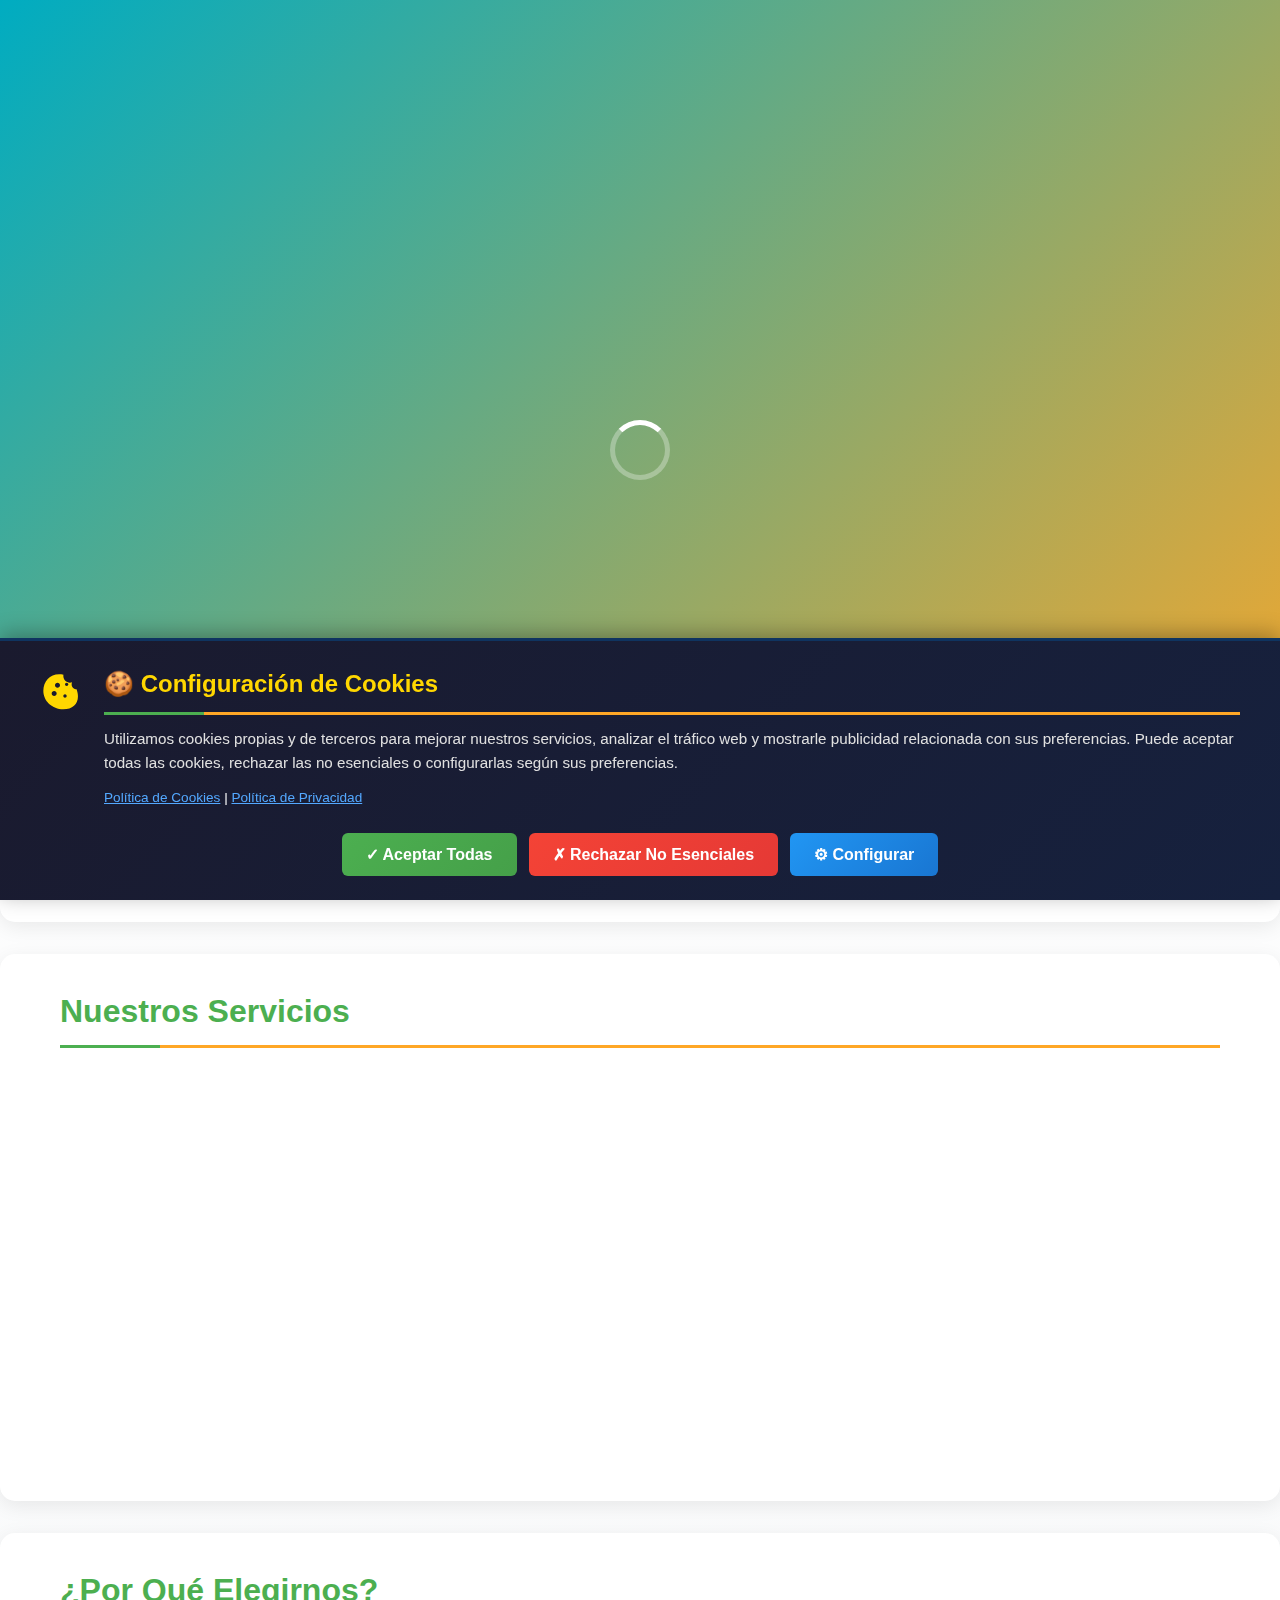
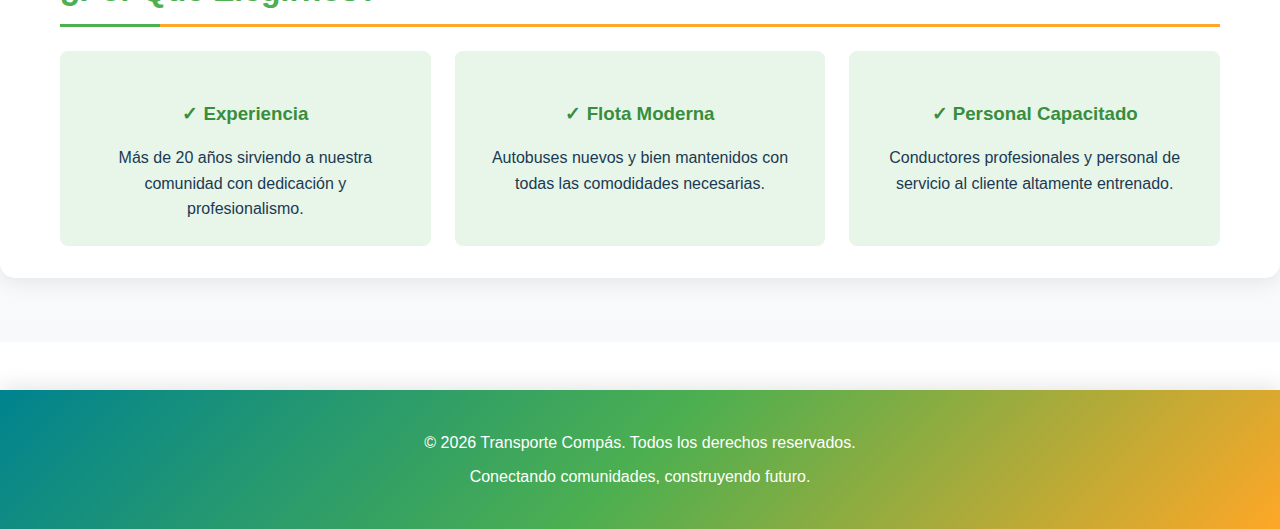
<file: index.html>
<!DOCTYPE html>
<html lang="es">
<head>
    <meta charset="UTF-8">
    <meta name="viewport" content="width=device-width, initial-scale=1.0">
    <title>Transporte Compás - Inicio</title>
    <link rel="stylesheet" href="styles.css">
    <link rel="stylesheet" href="css/cookie-consent.css">
</head>
<body>
    <!-- Page Loader -->
    <div class="page-loader">
        <div class="loader-spinner"></div>
    </div>

    <header id="main-header">
        <button class="header-toggle" id="headerToggle" aria-label="Mostrar/Ocultar menú">
            <span class="toggle-icon">▼</span>
        </button>
        <div class="header-content">
            <div class="container">
                <h1><img src="logo.webp" alt="Transporte Compás Logo" class="header-logo"> Transporte Compás</h1>
                <nav>
                    <ul>
                        <li><a href="index.html" class="active">Inicio</a></li>
                        <li><a href="cuestionario.html">Cuestionario</a></li>
                        <li><a href="contacto.html">Contáctenos</a></li>
                        <li><a href="trabajar.html">Trabaja con Nosotros</a></li>
                        <li><a href="mapa-servicio.html">Mapa de Servicio</a></li>
                        <li><a href="mapa-isla.html">Mapa de la Isla</a></li>
                        <li><a href="carta-servicios.html">Carta de Servicios</a></li>
                    </ul>
                </nav>
            </div>
        </div>
    </header>

    <main>
        <section class="hero">
            <div class="container">
                <h2 data-i18n="home_welcome">Bienvenidos a Transporte Compás</h2>
                <p class="subtitle" data-i18n="home_subtitle">Su compañía de transporte de confianza</p>
            </div>
        </section>

        <section class="about">
            <div class="container">
                <h2 data-i18n="home_about_title">Acerca de Nosotros</h2>
                <div class="info-grid">
                    <div class="info-card">
                        <h3 data-i18n="home_mission_title">🎯 Nuestra Misión</h3>
                        <p data-i18n="home_mission_text">Proporcionar servicios de transporte seguros, confiables y accesibles para toda la comunidad, conectando a las personas con sus destinos de manera eficiente.</p>
                    </div>
                    <div class="info-card">
                        <h3 data-i18n="home_vision_title">👁️ Nuestra Visión</h3>
                        <p data-i18n="home_vision_text">Ser la empresa de transporte líder en la región, reconocida por nuestra excelencia en servicio al cliente y nuestro compromiso con la comunidad.</p>
                    </div>
                    <div class="info-card">
                        <h3 data-i18n="home_values_title">⭐ Nuestros Valores</h3>
                        <ul>
                            <li data-i18n="home_values_safety">Seguridad ante todo</li>
                            <li data-i18n="home_values_punctuality">Puntualidad</li>
                            <li data-i18n="home_values_respect">Respeto y cortesía</li>
                            <li data-i18n="home_values_environment">Compromiso con el medio ambiente</li>
                        </ul>
                    </div>
                </div>
            </div>
        </section>

        <section class="services">
            <div class="container">
                <h2 data-i18n="home_services_title">Nuestros Servicios</h2>
                <div class="services-grid">
                    <div class="service-card">
                        <h3 data-i18n="home_service_routes_title">🧭 Rutas Regulares</h3>
                        <p data-i18n="home_service_routes_text">Servicio diario de transporte público con múltiples rutas que cubren toda la isla.</p>
                    </div>
                    <div class="service-card">
                        <h3 data-i18n="home_service_schedule_title">🕐 Horarios Flexibles</h3>
                        <p data-i18n="home_service_schedule_text">Ofrecemos horarios adaptados a las necesidades de nuestros pasajeros, desde temprano en la mañana hasta la noche.</p>
                    </div>
                    <div class="service-card">
                        <h3 data-i18n="home_service_rates_title">💳 Tarifas Accesibles</h3>
                        <p data-i18n="home_service_rates_text">Precios competitivos y opciones de pago flexibles para hacer el transporte accesible para todos.</p>
                    </div>
                    <div class="service-card">
                        <h3 data-i18n="home_service_accessibility_title">♿ Accesibilidad</h3>
                        <p data-i18n="home_service_accessibility_text">Unidades equipadas para personas con movilidad reducida y espacios para sillas de ruedas.</p>
                    </div>
                </div>
            </div>
        </section>

        <section class="why-choose-us">
            <div class="container">
                <h2 data-i18n="home_why_choose_title">¿Por Qué Elegirnos?</h2>
                <div class="reasons">
                    <div class="reason">
                        <h3 data-i18n="home_why_experience_title">✓ Experiencia</h3>
                        <p data-i18n="home_why_experience_text">Más de 20 años sirviendo a nuestra comunidad con dedicación y profesionalismo.</p>
                    </div>
                    <div class="reason">
                        <h3 data-i18n="home_why_fleet_title">✓ Flota Moderna</h3>
                        <p data-i18n="home_why_fleet_text">Autobuses nuevos y bien mantenidos con todas las comodidades necesarias.</p>
                    </div>
                    <div class="reason">
                        <h3 data-i18n="home_why_staff_title">✓ Personal Capacitado</h3>
                        <p data-i18n="home_why_staff_text">Conductores profesionales y personal de servicio al cliente altamente entrenado.</p>
                    </div>
                </div>
            </div>
        </section>
    </main>

    <footer>
        <div class="container">
            <p>&copy; 2026 Transporte Compás. <span data-i18n="footer_rights">Todos los derechos reservados.</span></p>
            <p data-i18n="footer_slogan">Conectando comunidades, construyendo futuro.</p>
        </div>
    </footer>

    <script src="translations.js"></script>
    <script src="language-switcher.js"></script>
    <script src="script.js"></script>
    <script src="js/cookie-consent-init.js"></script>
    <script src="js/cookie-consent.js"></script>
</body>
</html>
</file>
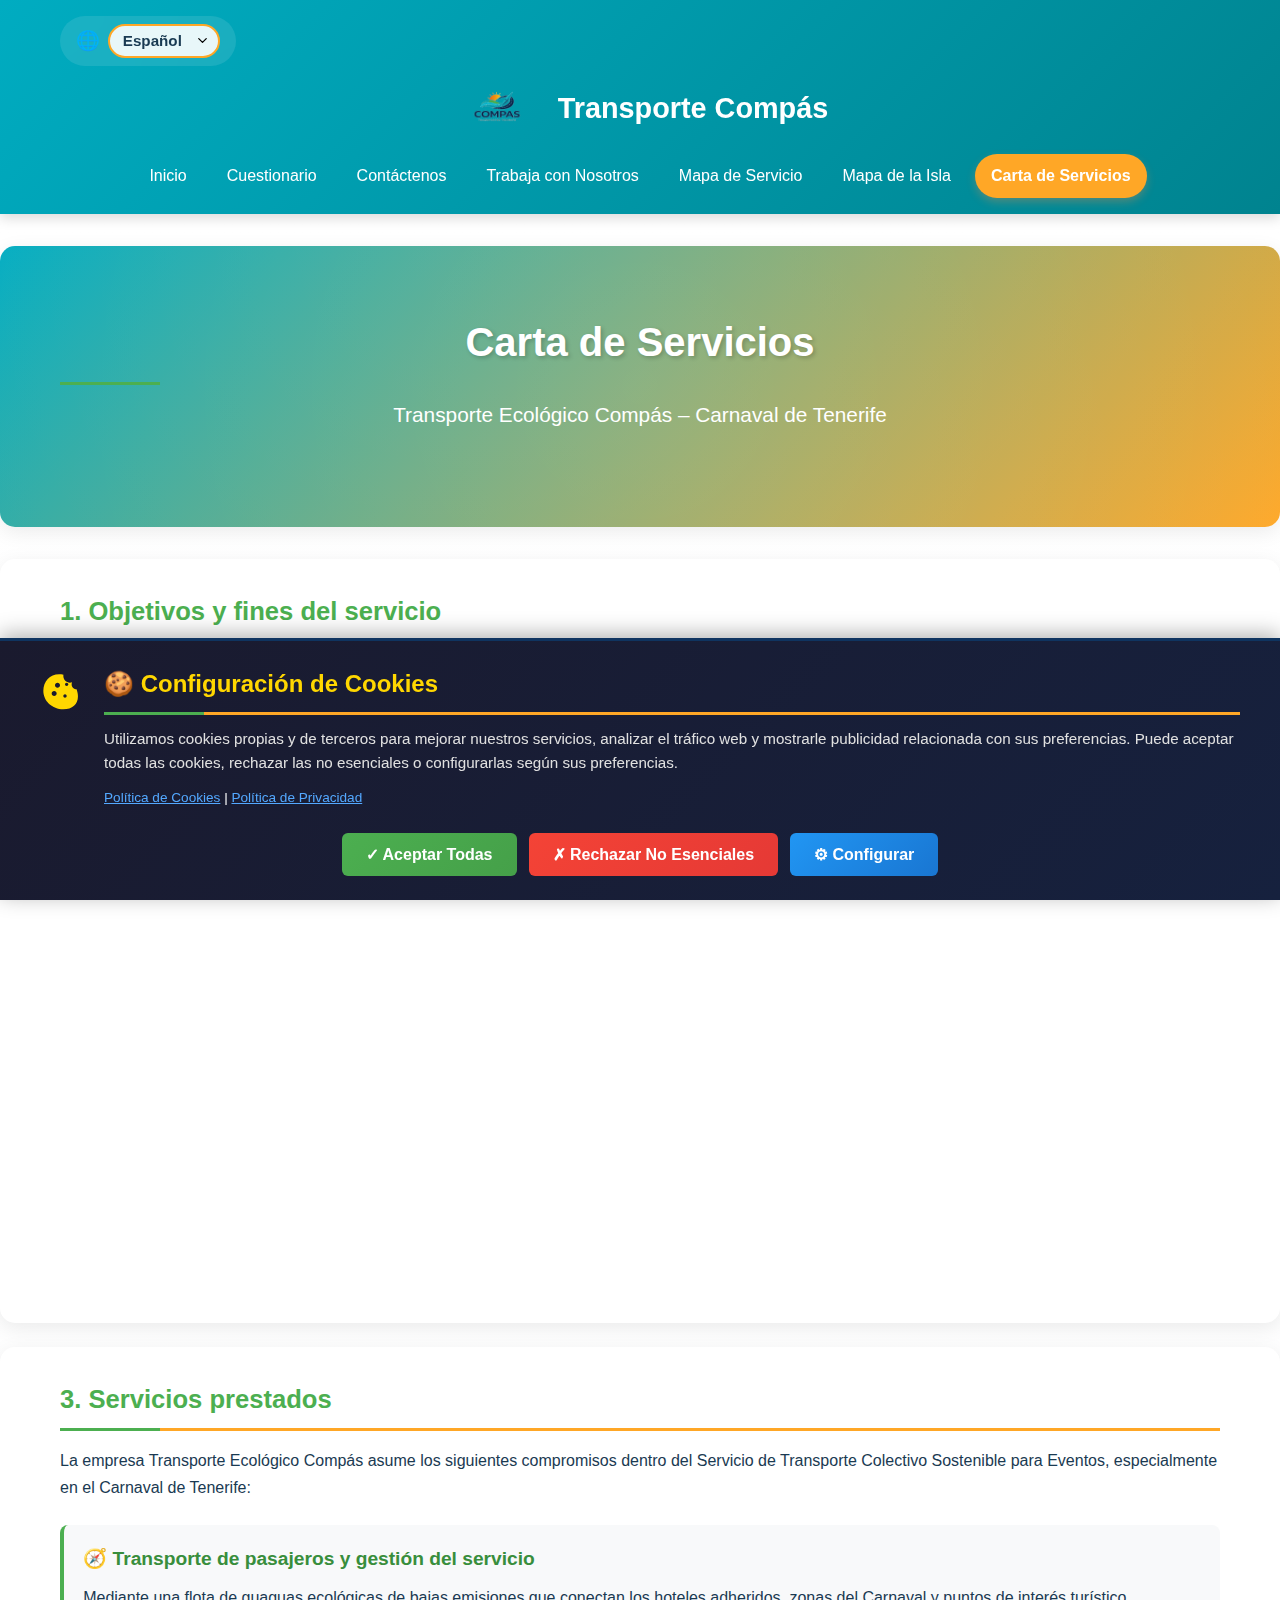
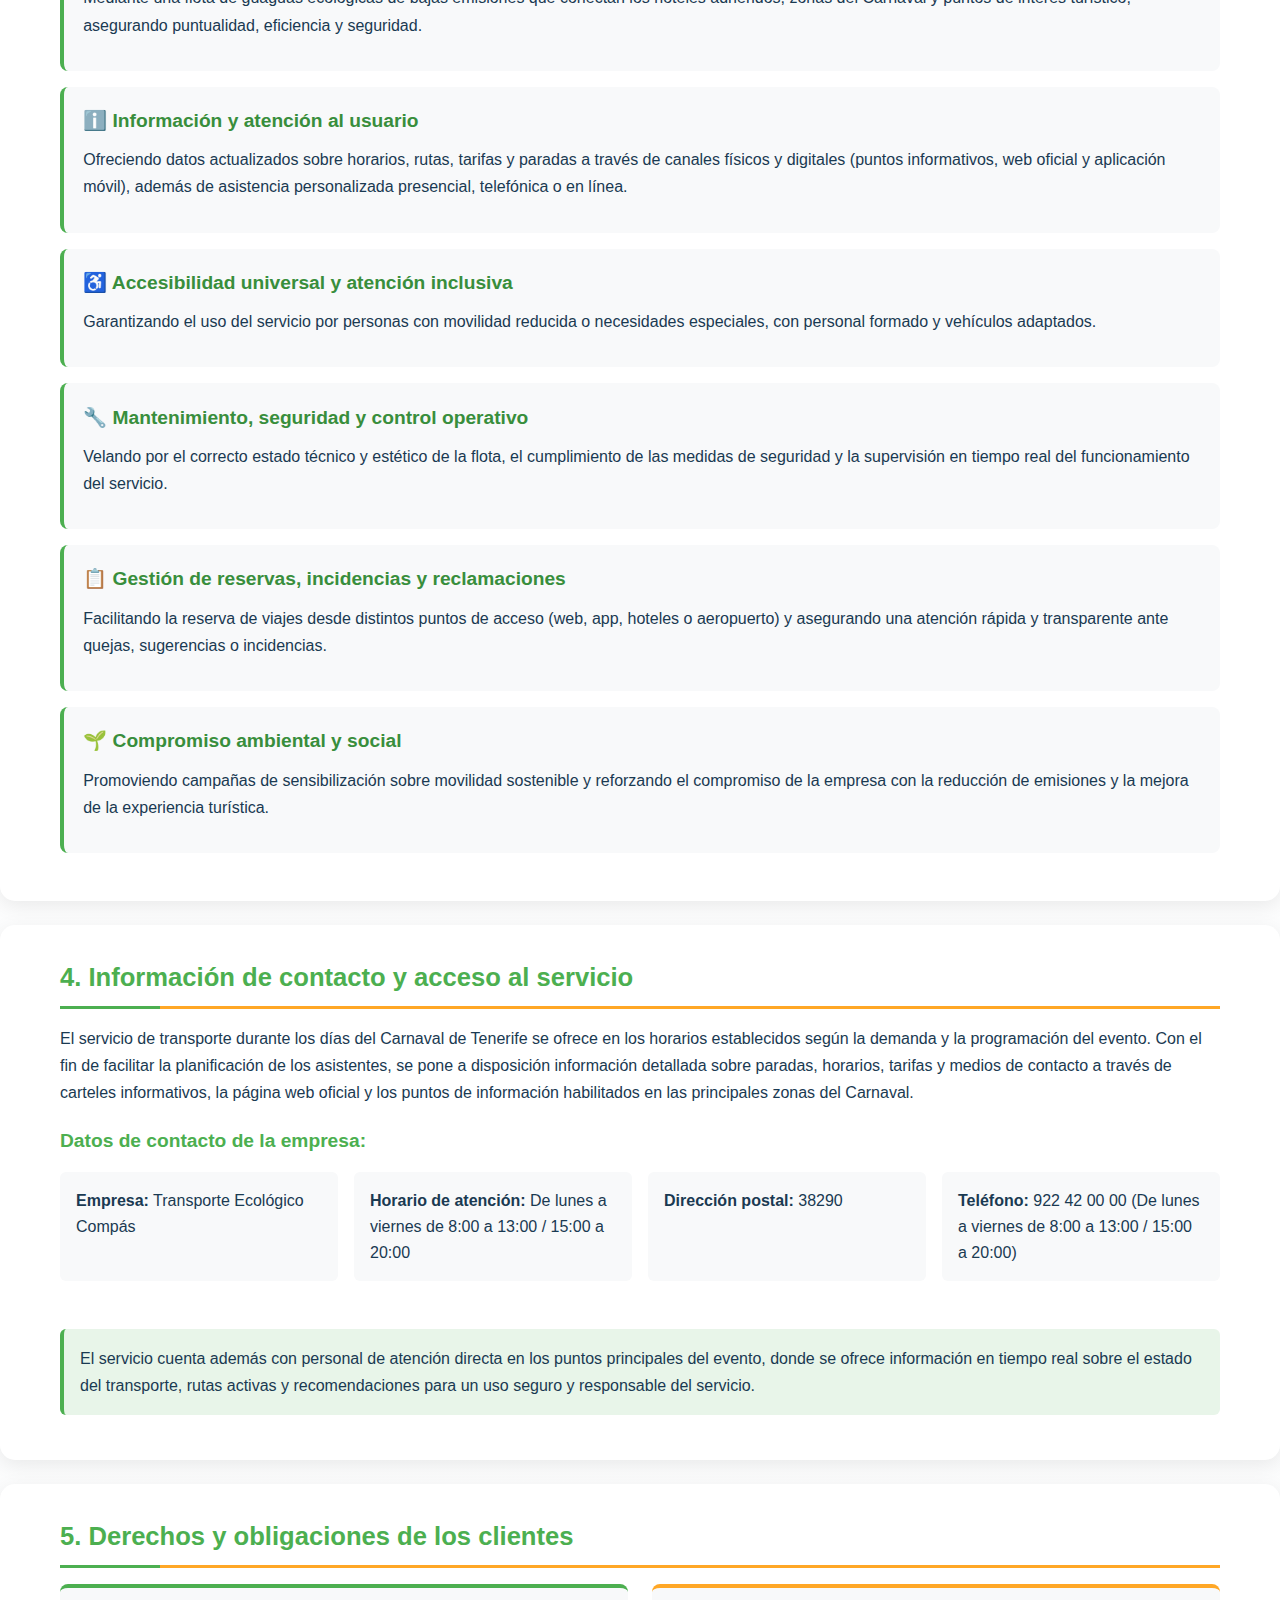
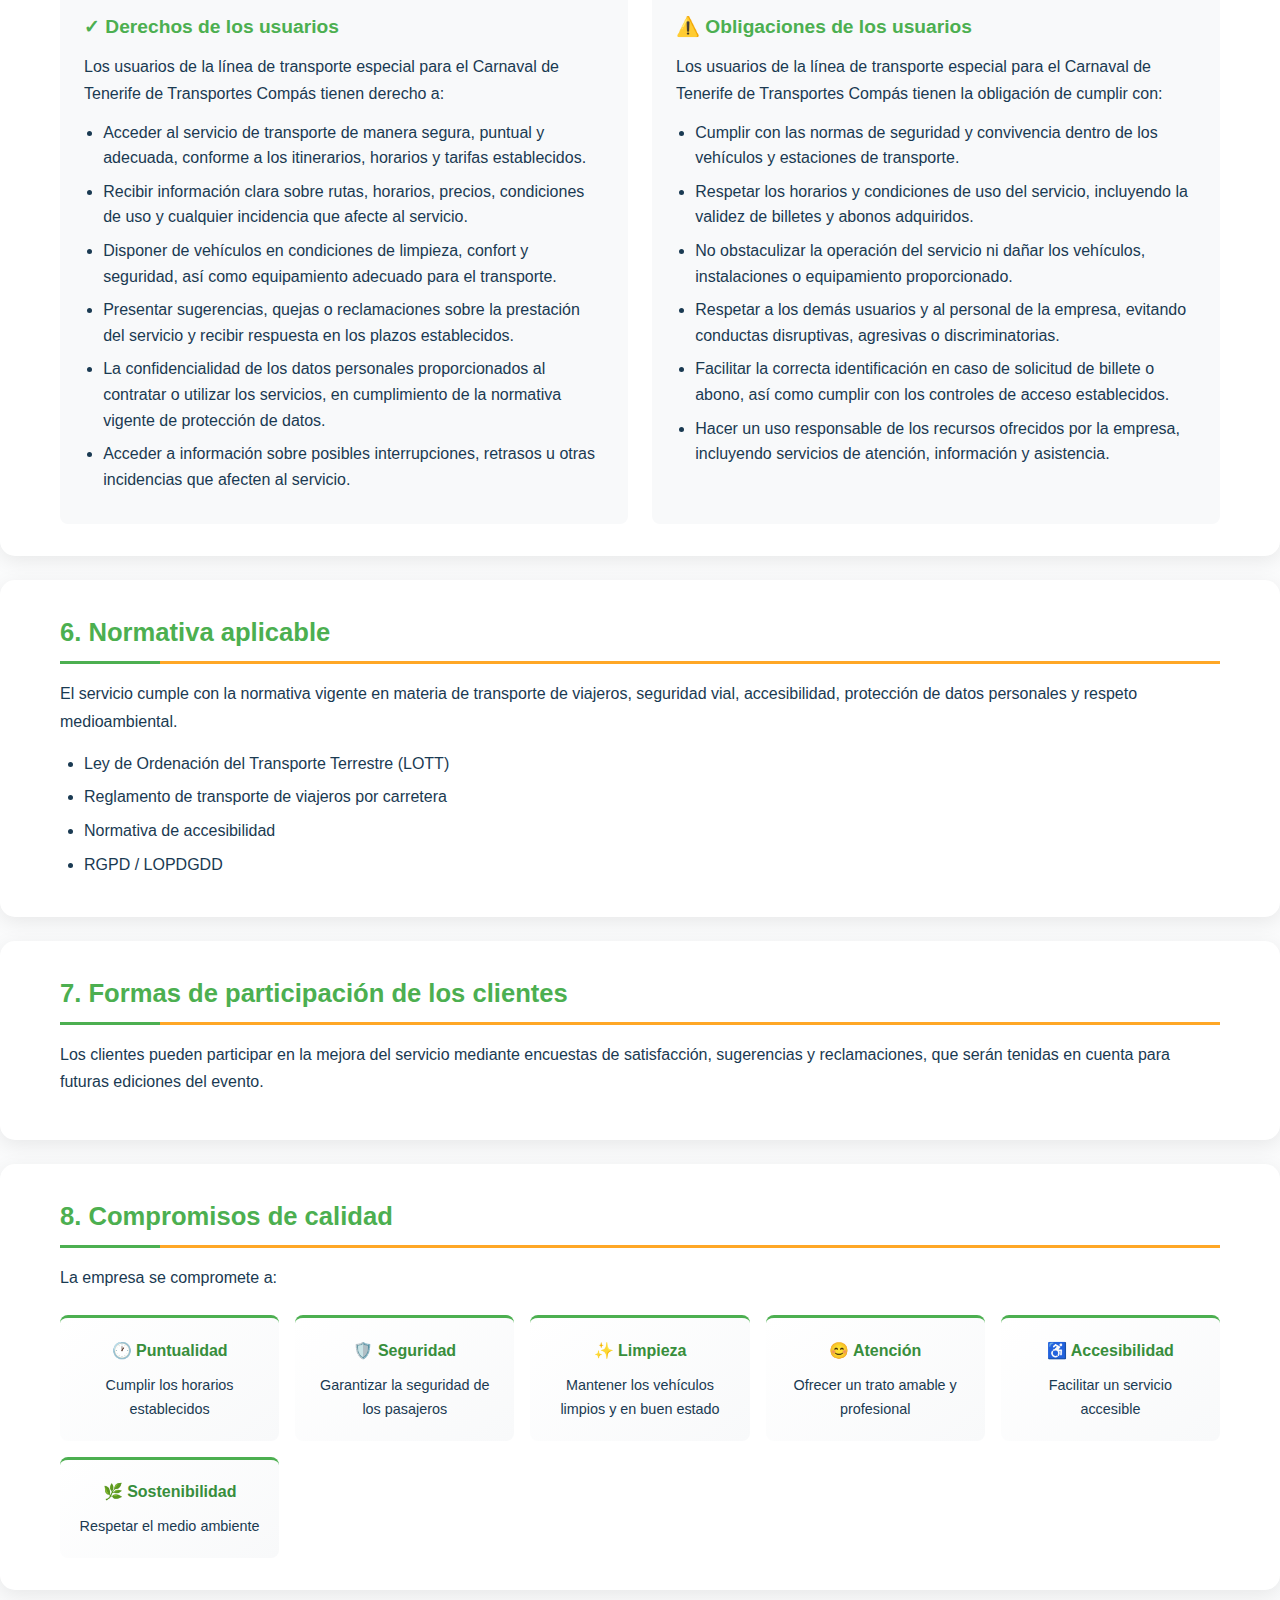
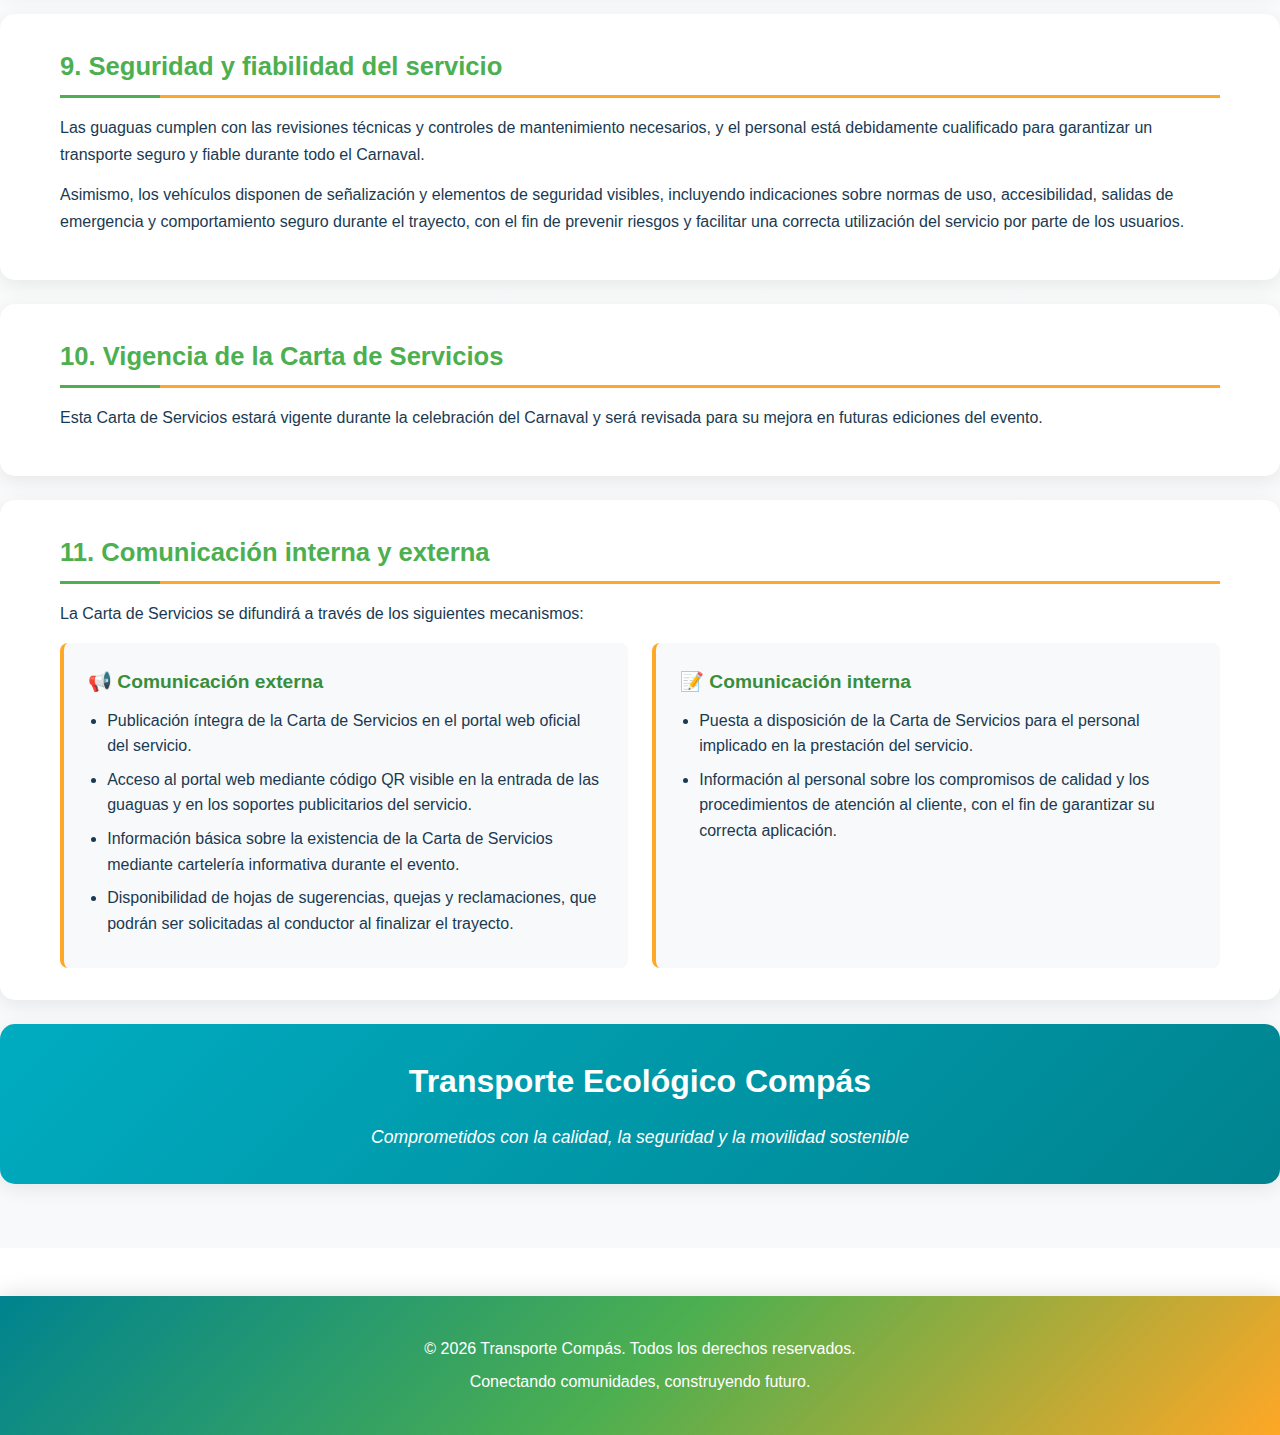
<file: carta-servicios.html>
<!DOCTYPE html>
<html lang="es">
<head>
    <meta charset="UTF-8">
    <meta name="viewport" content="width=device-width, initial-scale=1.0">
    <title>Carta de Servicios - Transporte Compás</title>
    <link rel="stylesheet" href="styles.css">
    <link rel="stylesheet" href="css/cookie-consent.css">
</head>
<body>
    <!-- Page Loader -->
    <div class="page-loader">
        <div class="loader-spinner"></div>
    </div>

    <header id="main-header">
        <button class="header-toggle" id="headerToggle" aria-label="Mostrar/Ocultar menú">
            <span class="toggle-icon">▼</span>
        </button>
        <div class="header-content">
            <div class="container">
                <h1><img src="logo.webp" alt="Transporte Compás Logo" class="header-logo"> Transporte Compás</h1>
                <nav>
                    <ul>
                        <li><a href="index.html">Inicio</a></li>
                        <li><a href="cuestionario.html">Cuestionario</a></li>
                        <li><a href="contacto.html">Contáctenos</a></li>
                        <li><a href="trabajar.html">Trabaja con Nosotros</a></li>
                        <li><a href="mapa-servicio.html">Mapa de Servicio</a></li>
                        <li><a href="mapa-isla.html">Mapa de la Isla</a></li>
                        <li><a href="carta-servicios.html" class="active">Carta de Servicios</a></li>
                    </ul>
                </nav>
            </div>
        </div>
    </header>

    <main>
        <section class="hero">
            <div class="container">
                <h2 data-i18n="service_charter_title">Carta de Servicios</h2>
                <p class="subtitle" data-i18n="service_charter_subtitle">Transporte Ecológico Compás – Carnaval de Tenerife</p>
            </div>
        </section>

        <section class="carta-section">
            <div class="container">
                <h2 data-i18n="charter_section1_title">1. Objetivos y fines del servicio</h2>
                <p data-i18n="charter_section1_content">Transporte Ecológico Compás tiene como objetivo facilitar un transporte seguro, accesible y sostenible durante el Carnaval de Tenerife, especialmente para los desplazamientos desde el sur de la isla. Con esta Carta de Servicios se pretende informar a los clientes sobre los servicios ofrecidos y los compromisos de calidad asumidos por la empresa.</p>
            </div>
        </section>

        <section class="carta-section">
            <div class="container">
                <h2 data-i18n="charter_section2_title">2. Datos identificativos de la organización</h2>
                <div class="info-grid">
                    <div class="info-card">
                        <h3 data-i18n="charter_section2_company_label">Empresa</h3>
                        <p data-i18n="charter_section2_company_value">Transporte Ecológico Compás S.L</p>
                    </div>
                    <div class="info-card">
                        <h3 data-i18n="charter_section2_service_label">Servicio</h3>
                        <p data-i18n="charter_section2_service_value">Transporte colectivo sostenible para eventos</p>
                    </div>
                    <div class="info-card">
                        <h3 data-i18n="charter_section2_scope_label">Ámbito de actuación</h3>
                        <p data-i18n="charter_section2_scope_value">Carnaval de Tenerife</p>
                    </div>
                    <div class="info-card">
                        <h3 data-i18n="charter_section2_area_label">Área responsable</h3>
                        <p data-i18n="charter_section2_area_value">Departamento de Movilidad Sostenible y Logística</p>
                    </div>
                    <div class="info-card">
                        <h3 data-i18n="charter_section2_social_address_label">Sede social</h3>
                        <p data-i18n="charter_section2_social_address_value">Calle del Medio, nº 128, 38290 – La Esperanza, El Rosario, Santa Cruz de Tenerife</p>
                    </div>
                    <div class="info-card">
                        <h3 data-i18n="charter_section2_physical_address_label">Sede física</h3>
                        <p data-i18n="charter_section2_physical_address_value">Estación Base de Transporte Ecológico Compás, Avenida de Bélgica s/n, 38007 – Santa Cruz de Tenerife</p>
                    </div>
                </div>
            </div>
        </section>

        <section class="carta-section">
            <div class="container">
                <h2 data-i18n="charter_section3_title">3. Servicios prestados</h2>
                <p data-i18n="charter_section3_intro">La empresa Transporte Ecológico Compás asume los siguientes compromisos dentro del Servicio de Transporte Colectivo Sostenible para Eventos, especialmente en el Carnaval de Tenerife:</p>
                
                <div class="service-list">
                    <div class="service-item">
                        <h3 data-i18n="charter_section3_service1_title">🧭 Transporte de pasajeros y gestión del servicio</h3>
                        <p data-i18n="charter_section3_service1_content">Mediante una flota de guaguas ecológicas de bajas emisiones que conectan los hoteles adheridos, zonas del Carnaval y puntos de interés turístico, asegurando puntualidad, eficiencia y seguridad.</p>
                    </div>

                    <div class="service-item">
                        <h3 data-i18n="charter_section3_service2_title">ℹ️ Información y atención al usuario</h3>
                        <p data-i18n="charter_section3_service2_content">Ofreciendo datos actualizados sobre horarios, rutas, tarifas y paradas a través de canales físicos y digitales (puntos informativos, web oficial y aplicación móvil), además de asistencia personalizada presencial, telefónica o en línea.</p>
                    </div>

                    <div class="service-item">
                        <h3 data-i18n="charter_section3_service3_title">♿ Accesibilidad universal y atención inclusiva</h3>
                        <p data-i18n="charter_section3_service3_content">Garantizando el uso del servicio por personas con movilidad reducida o necesidades especiales, con personal formado y vehículos adaptados.</p>
                    </div>

                    <div class="service-item">
                        <h3 data-i18n="charter_section3_service4_title">🔧 Mantenimiento, seguridad y control operativo</h3>
                        <p data-i18n="charter_section3_service4_content">Velando por el correcto estado técnico y estético de la flota, el cumplimiento de las medidas de seguridad y la supervisión en tiempo real del funcionamiento del servicio.</p>
                    </div>

                    <div class="service-item">
                        <h3 data-i18n="charter_section3_service5_title">📋 Gestión de reservas, incidencias y reclamaciones</h3>
                        <p data-i18n="charter_section3_service5_content">Facilitando la reserva de viajes desde distintos puntos de acceso (web, app, hoteles o aeropuerto) y asegurando una atención rápida y transparente ante quejas, sugerencias o incidencias.</p>
                    </div>

                    <div class="service-item">
                        <h3 data-i18n="charter_section3_service6_title">🌱 Compromiso ambiental y social</h3>
                        <p data-i18n="charter_section3_service6_content">Promoviendo campañas de sensibilización sobre movilidad sostenible y reforzando el compromiso de la empresa con la reducción de emisiones y la mejora de la experiencia turística.</p>
                    </div>
                </div>
            </div>
        </section>

        <section class="carta-section">
            <div class="container">
                <h2 data-i18n="charter_section4_title">4. Información de contacto y acceso al servicio</h2>
                <p data-i18n="charter_section4_intro">El servicio de transporte durante los días del Carnaval de Tenerife se ofrece en los horarios establecidos según la demanda y la programación del evento. Con el fin de facilitar la planificación de los asistentes, se pone a disposición información detallada sobre paradas, horarios, tarifas y medios de contacto a través de carteles informativos, la página web oficial y los puntos de información habilitados en las principales zonas del Carnaval.</p>

                <h3 data-i18n="charter_section4_contact_heading">Datos de contacto de la empresa:</h3>
                <div class="contact-grid">
                    <div class="contact-item">
                        <strong data-i18n="charter_section4_company_label">Empresa:</strong> <span data-i18n="charter_section4_company_value">Transporte Ecológico Compás</span>
                    </div>
                    <div class="contact-item">
                        <strong data-i18n="charter_section4_hours_label">Horario de atención:</strong> <span data-i18n="charter_section4_hours_value">De lunes a viernes de 8:00 a 13:00 / 15:00 a 20:00</span>
                    </div>
                    <div class="contact-item">
                        <strong data-i18n="charter_section4_postal_label">Dirección postal:</strong> <span data-i18n="charter_section4_postal_value">38290</span>
                    </div>
                    <div class="contact-item">
                        <strong data-i18n="charter_section4_phone_label">Teléfono:</strong> <span data-i18n="charter_section4_phone_value">922 42 00 00 (De lunes a viernes de 8:00 a 13:00 / 15:00 a 20:00)</span>
                    </div>
                </div>

                <p class="info-note" data-i18n="charter_section4_note">El servicio cuenta además con personal de atención directa en los puntos principales del evento, donde se ofrece información en tiempo real sobre el estado del transporte, rutas activas y recomendaciones para un uso seguro y responsable del servicio.</p>
            </div>
        </section>

        <section class="carta-section">
            <div class="container">
                <h2 data-i18n="charter_section5_title">5. Derechos y obligaciones de los clientes</h2>
                
                <div class="rights-obligations">
                    <div class="rights-box">
                        <h3 data-i18n="charter_section5_rights_title">✓ Derechos de los usuarios</h3>
                        <p data-i18n="charter_section5_rights_intro">Los usuarios de la línea de transporte especial para el Carnaval de Tenerife de Transportes Compás tienen derecho a:</p>
                        <ul>
                            <li data-i18n="charter_section5_right1">Acceder al servicio de transporte de manera segura, puntual y adecuada, conforme a los itinerarios, horarios y tarifas establecidos.</li>
                            <li data-i18n="charter_section5_right2">Recibir información clara sobre rutas, horarios, precios, condiciones de uso y cualquier incidencia que afecte al servicio.</li>
                            <li data-i18n="charter_section5_right3">Disponer de vehículos en condiciones de limpieza, confort y seguridad, así como equipamiento adecuado para el transporte.</li>
                            <li data-i18n="charter_section5_right4">Presentar sugerencias, quejas o reclamaciones sobre la prestación del servicio y recibir respuesta en los plazos establecidos.</li>
                            <li data-i18n="charter_section5_right5">La confidencialidad de los datos personales proporcionados al contratar o utilizar los servicios, en cumplimiento de la normativa vigente de protección de datos.</li>
                            <li data-i18n="charter_section5_right6">Acceder a información sobre posibles interrupciones, retrasos u otras incidencias que afecten al servicio.</li>
                        </ul>
                    </div>

                    <div class="obligations-box">
                        <h3 data-i18n="charter_section5_obligations_title">⚠️ Obligaciones de los usuarios</h3>
                        <p data-i18n="charter_section5_obligations_intro">Los usuarios de la línea de transporte especial para el Carnaval de Tenerife de Transportes Compás tienen la obligación de cumplir con:</p>
                        <ul>
                            <li data-i18n="charter_section5_obligation1">Cumplir con las normas de seguridad y convivencia dentro de los vehículos y estaciones de transporte.</li>
                            <li data-i18n="charter_section5_obligation2">Respetar los horarios y condiciones de uso del servicio, incluyendo la validez de billetes y abonos adquiridos.</li>
                            <li data-i18n="charter_section5_obligation3">No obstaculizar la operación del servicio ni dañar los vehículos, instalaciones o equipamiento proporcionado.</li>
                            <li data-i18n="charter_section5_obligation4">Respetar a los demás usuarios y al personal de la empresa, evitando conductas disruptivas, agresivas o discriminatorias.</li>
                            <li data-i18n="charter_section5_obligation5">Facilitar la correcta identificación en caso de solicitud de billete o abono, así como cumplir con los controles de acceso establecidos.</li>
                            <li data-i18n="charter_section5_obligation6">Hacer un uso responsable de los recursos ofrecidos por la empresa, incluyendo servicios de atención, información y asistencia.</li>
                        </ul>
                    </div>
                </div>
            </div>
        </section>

        <section class="carta-section">
            <div class="container">
                <h2 data-i18n="charter_section6_title">6. Normativa aplicable</h2>
                <p data-i18n="charter_section6_intro">El servicio cumple con la normativa vigente en materia de transporte de viajeros, seguridad vial, accesibilidad, protección de datos personales y respeto medioambiental.</p>
                <ul class="normativa-list">
                    <li data-i18n="charter_section6_norm1">Ley de Ordenación del Transporte Terrestre (LOTT)</li>
                    <li data-i18n="charter_section6_norm2">Reglamento de transporte de viajeros por carretera</li>
                    <li data-i18n="charter_section6_norm3">Normativa de accesibilidad</li>
                    <li data-i18n="charter_section6_norm4">RGPD / LOPDGDD</li>
                </ul>
            </div>
        </section>

        <section class="carta-section">
            <div class="container">
                <h2 data-i18n="charter_section7_title">7. Formas de participación de los clientes</h2>
                <p data-i18n="charter_section7_content">Los clientes pueden participar en la mejora del servicio mediante encuestas de satisfacción, sugerencias y reclamaciones, que serán tenidas en cuenta para futuras ediciones del evento.</p>
            </div>
        </section>

        <section class="carta-section">
            <div class="container">
                <h2 data-i18n="charter_section8_title">8. Compromisos de calidad</h2>
                <p data-i18n="charter_section8_intro">La empresa se compromete a:</p>
                <div class="commitments-grid">
                    <div class="commitment-card">
                        <h3 data-i18n="charter_section8_commitment1_title">🕐 Puntualidad</h3>
                        <p data-i18n="charter_section8_commitment1_content">Cumplir los horarios establecidos</p>
                    </div>
                    <div class="commitment-card">
                        <h3 data-i18n="charter_section8_commitment2_title">🛡️ Seguridad</h3>
                        <p data-i18n="charter_section8_commitment2_content">Garantizar la seguridad de los pasajeros</p>
                    </div>
                    <div class="commitment-card">
                        <h3 data-i18n="charter_section8_commitment3_title">✨ Limpieza</h3>
                        <p data-i18n="charter_section8_commitment3_content">Mantener los vehículos limpios y en buen estado</p>
                    </div>
                    <div class="commitment-card">
                        <h3 data-i18n="charter_section8_commitment4_title">😊 Atención</h3>
                        <p data-i18n="charter_section8_commitment4_content">Ofrecer un trato amable y profesional</p>
                    </div>
                    <div class="commitment-card">
                        <h3 data-i18n="charter_section8_commitment5_title">♿ Accesibilidad</h3>
                        <p data-i18n="charter_section8_commitment5_content">Facilitar un servicio accesible</p>
                    </div>
                    <div class="commitment-card">
                        <h3 data-i18n="charter_section8_commitment6_title">🌿 Sostenibilidad</h3>
                        <p data-i18n="charter_section8_commitment6_content">Respetar el medio ambiente</p>
                    </div>
                </div>
            </div>
        </section>

        <section class="carta-section">
            <div class="container">
                <h2 data-i18n="charter_section9_title">9. Seguridad y fiabilidad del servicio</h2>
                <p data-i18n="charter_section9_para1">Las guaguas cumplen con las revisiones técnicas y controles de mantenimiento necesarios, y el personal está debidamente cualificado para garantizar un transporte seguro y fiable durante todo el Carnaval.</p>
                <p data-i18n="charter_section9_para2">Asimismo, los vehículos disponen de señalización y elementos de seguridad visibles, incluyendo indicaciones sobre normas de uso, accesibilidad, salidas de emergencia y comportamiento seguro durante el trayecto, con el fin de prevenir riesgos y facilitar una correcta utilización del servicio por parte de los usuarios.</p>
            </div>
        </section>

        <section class="carta-section">
            <div class="container">
                <h2 data-i18n="charter_section10_title">10. Vigencia de la Carta de Servicios</h2>
                <p data-i18n="charter_section10_content">Esta Carta de Servicios estará vigente durante la celebración del Carnaval y será revisada para su mejora en futuras ediciones del evento.</p>
            </div>
        </section>

        <section class="carta-section">
            <div class="container">
                <h2 data-i18n="charter_section11_title">11. Comunicación interna y externa</h2>
                <p data-i18n="charter_section11_intro">La Carta de Servicios se difundirá a través de los siguientes mecanismos:</p>
                
                <div class="communication-grid">
                    <div class="communication-box">
                        <h3 data-i18n="charter_section11_external_title">📢 Comunicación externa</h3>
                        <ul>
                            <li data-i18n="charter_section11_external1">Publicación íntegra de la Carta de Servicios en el portal web oficial del servicio.</li>
                            <li data-i18n="charter_section11_external2">Acceso al portal web mediante código QR visible en la entrada de las guaguas y en los soportes publicitarios del servicio.</li>
                            <li data-i18n="charter_section11_external3">Información básica sobre la existencia de la Carta de Servicios mediante cartelería informativa durante el evento.</li>
                            <li data-i18n="charter_section11_external4">Disponibilidad de hojas de sugerencias, quejas y reclamaciones, que podrán ser solicitadas al conductor al finalizar el trayecto.</li>
                        </ul>
                    </div>

                    <div class="communication-box">
                        <h3 data-i18n="charter_section11_internal_title">📝 Comunicación interna</h3>
                        <ul>
                            <li data-i18n="charter_section11_internal1">Puesta a disposición de la Carta de Servicios para el personal implicado en la prestación del servicio.</li>
                            <li data-i18n="charter_section11_internal2">Información al personal sobre los compromisos de calidad y los procedimientos de atención al cliente, con el fin de garantizar su correcta aplicación.</li>
                        </ul>
                    </div>
                </div>
            </div>
        </section>

        <section class="carta-footer">
            <div class="container">
                <h2 data-i18n="charter_footer_title">Transporte Ecológico Compás</h2>
                <p class="motto" data-i18n="charter_footer_motto">Comprometidos con la calidad, la seguridad y la movilidad sostenible</p>
            </div>
        </section>
    </main>

    <footer>
        <div class="container">
            <p>&copy; 2026 Transporte Compás. <span data-i18n="footer_rights">Todos los derechos reservados.</span></p>
            <p data-i18n="footer_slogan">Conectando comunidades, construyendo futuro.</p>
        </div>
    </footer>

    <script src="translations.js"></script>
    <script src="language-switcher.js"></script>
    <script src="script.js"></script>
    <script src="js/cookie-consent-init.js"></script>
    <script src="js/cookie-consent.js"></script>
</body>
</html>
</file>
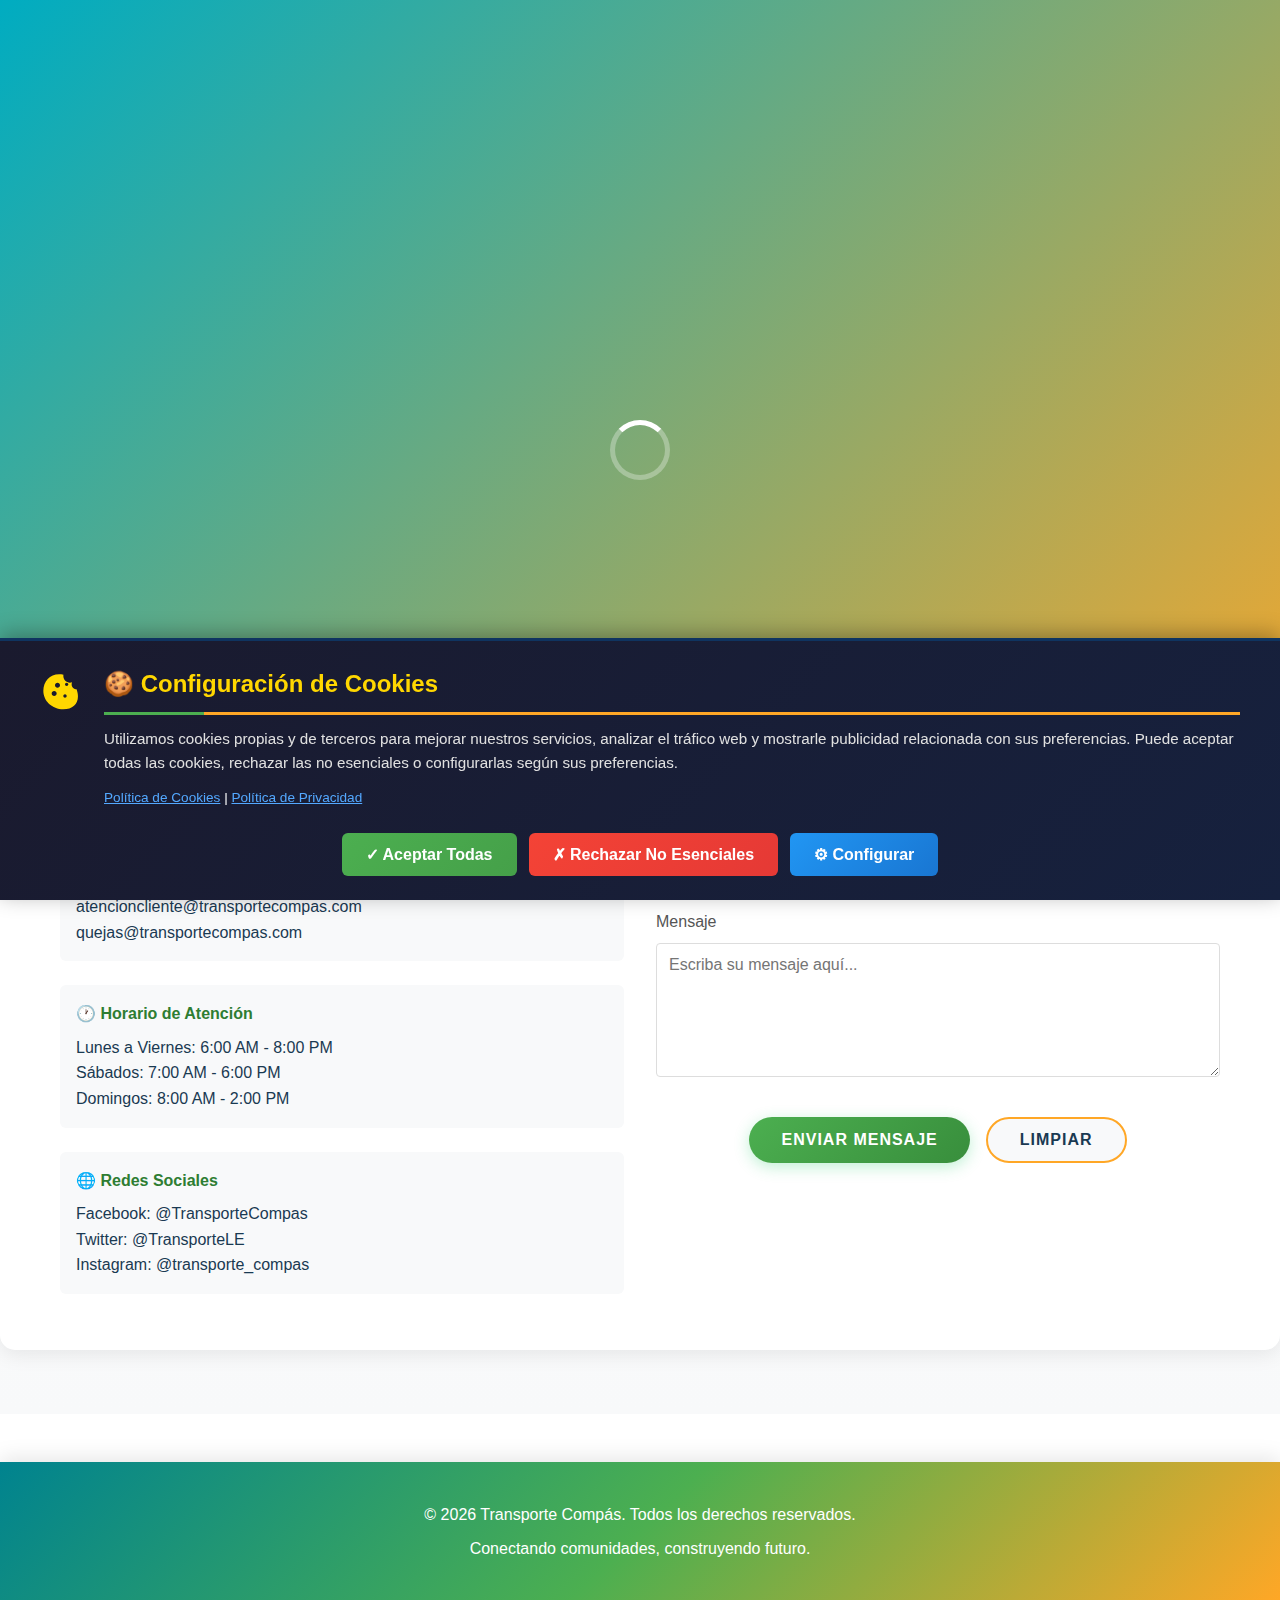
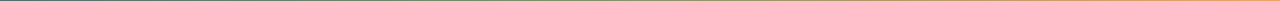
<file: contacto.html>
<!DOCTYPE html>
<html lang="es">
<head>
    <meta charset="UTF-8">
    <meta name="viewport" content="width=device-width, initial-scale=1.0">
    <title>Contáctenos - Transporte Compás</title>
    <link rel="stylesheet" href="styles.css">
    <link rel="stylesheet" href="css/cookie-consent.css">
</head>
<body>
    <!-- Page Loader -->
    <div class="page-loader">
        <div class="loader-spinner"></div>
    </div>

    <header id="main-header">
        <button class="header-toggle" id="headerToggle" aria-label="Mostrar/Ocultar menú">
            <span class="toggle-icon">▼</span>
        </button>
        <div class="header-content">
            <div class="container">
                <h1><img src="logo.webp" alt="Transporte Compás Logo" class="header-logo"> Transporte Compás</h1>
                <nav>
                    <ul>
                        <li><a href="index.html">Inicio</a></li>
                        <li><a href="cuestionario.html">Cuestionario</a></li>
                        <li><a href="contacto.html" class="active">Contáctenos</a></li>
                        <li><a href="trabajar.html">Trabaja con Nosotros</a></li>
                        <li><a href="mapa-servicio.html">Mapa de Servicio</a></li>
                        <li><a href="mapa-isla.html">Mapa de la Isla</a></li>
                        <li><a href="carta-servicios.html">Carta de Servicios</a></li>
                    </ul>
                </nav>
            </div>
        </div>
    </header>

    <main>
        <section class="contact">
            <div class="container">
                <h2 data-i18n="contact_title">Contáctenos</h2>
                <p class="subtitle" data-i18n="contact_subtitle">Estamos aquí para ayudarle. No dude en comunicarse con nosotros.</p>

                <div class="contact-content">
                    <div class="contact-info">
                        <h3 data-i18n="contact_info_title">Información de Contacto</h3>
                        
                        <div class="contact-item">
                            <h4 data-i18n="contact_address_title">📍 Dirección</h4>
                            <p>Avenida Principal #123<br>
                            Zona Centro, Isla Compás<br>
                            CP 12345</p>
                        </div>

                        <div class="contact-item">
                            <h4 data-i18n="contact_phone_title">📞 Teléfonos</h4>
                            <p>Oficina Principal: +123 456-7890<br>
                            Atención al Cliente: +123 456-7891<br>
                            Emergencias: +123 456-7892</p>
                        </div>

                        <div class="contact-item">
                            <h4 data-i18n="contact_email_title">📧 Correo Electrónico</h4>
                            <p>info@transportecompas.com<br>
                            atencioncliente@transportecompas.com<br>
                            quejas@transportecompas.com</p>
                        </div>

                        <div class="contact-item">
                            <h4 data-i18n="contact_hours_title">🕐 Horario de Atención</h4>
                            <p data-i18n="contact_hours_weekdays">Lunes a Viernes: 6:00 AM - 8:00 PM</p>
                            <p data-i18n="contact_hours_saturday">Sábados: 7:00 AM - 6:00 PM</p>
                            <p data-i18n="contact_hours_sunday">Domingos: 8:00 AM - 2:00 PM</p>
                        </div>

                        <div class="contact-item">
                            <h4>🌐 Redes Sociales</h4>
                            <p>
                                Facebook: @TransporteCompas<br>
                                Twitter: @TransporteLE<br>
                                Instagram: @transporte_compas
                            </p>
                        </div>
                    </div>

                    <div class="contact-form-section">
                        <h3 data-i18n="contact_form_title">Envíenos un Mensaje</h3>
                        <form id="contactForm" class="contact-form">
                            <div class="form-group">
                                <label for="nombre" data-i18n="contact_form_name">Nombre Completo:</label>
                                <input type="text" id="nombre" name="nombre" required>
                            </div>

                            <div class="form-group">
                                <label for="email" data-i18n="contact_form_email">Correo Electrónico:</label>
                                <input type="email" id="email" name="email" required>
                            </div>

                            <div class="form-group">
                                <label for="telefono" data-i18n="contact_form_phone">Teléfono:</label>
                                <input type="tel" id="telefono" name="telefono">
                            </div>

                            <div class="form-group">
                                <label for="asunto" data-i18n="contact_form_subject">Asunto:</label>
                                <select id="asunto" name="asunto" required>
                                    <option value="">Seleccione un asunto</option>
                                    <option value="informacion">Solicitud de Información</option>
                                    <option value="queja">Queja</option>
                                    <option value="sugerencia">Sugerencia</option>
                                    <option value="perdido">Objetos Perdidos</option>
                                    <option value="otro">Otro</option>
                                </select>
                            </div>

                            <div class="form-group">
                                <label for="mensaje" data-i18n="contact_form_message">Mensaje:</label>
                                <textarea id="mensaje" name="mensaje" rows="6" required placeholder="Escriba su mensaje aquí..."></textarea>
                            </div>

                            <div class="form-actions">
                                <button type="submit" class="btn-primary"><span data-i18n="contact_form_submit">Enviar Mensaje</span></button>
                                <button type="reset" class="btn-secondary">Limpiar</button>
                            </div>
                        </form>

                        <div id="contactSuccessMessage" class="success-message" style="display: none;">
                            <h3 data-i18n="contact_success_title">¡Mensaje Enviado!</h3>
                            <p data-i18n="contact_success_text">Gracias por contactarnos. Le responderemos a la brevedad posible.</p>
                        </div>
                    </div>
                </div>
            </div>
        </section>
    </main>

    <footer>
        <div class="container">
            <p>&copy; 2026 Transporte Compás. <span data-i18n="footer_rights">Todos los derechos reservados.</span></p>
            <p data-i18n="footer_slogan">Conectando comunidades, construyendo futuro.</p>
        </div>
    </footer>

    <script src="translations.js"></script>
    <script src="language-switcher.js"></script>
    <script src="script.js"></script>
    <script src="js/cookie-consent-init.js"></script>
    <script src="js/cookie-consent.js"></script>
</body>
</html>
</file>
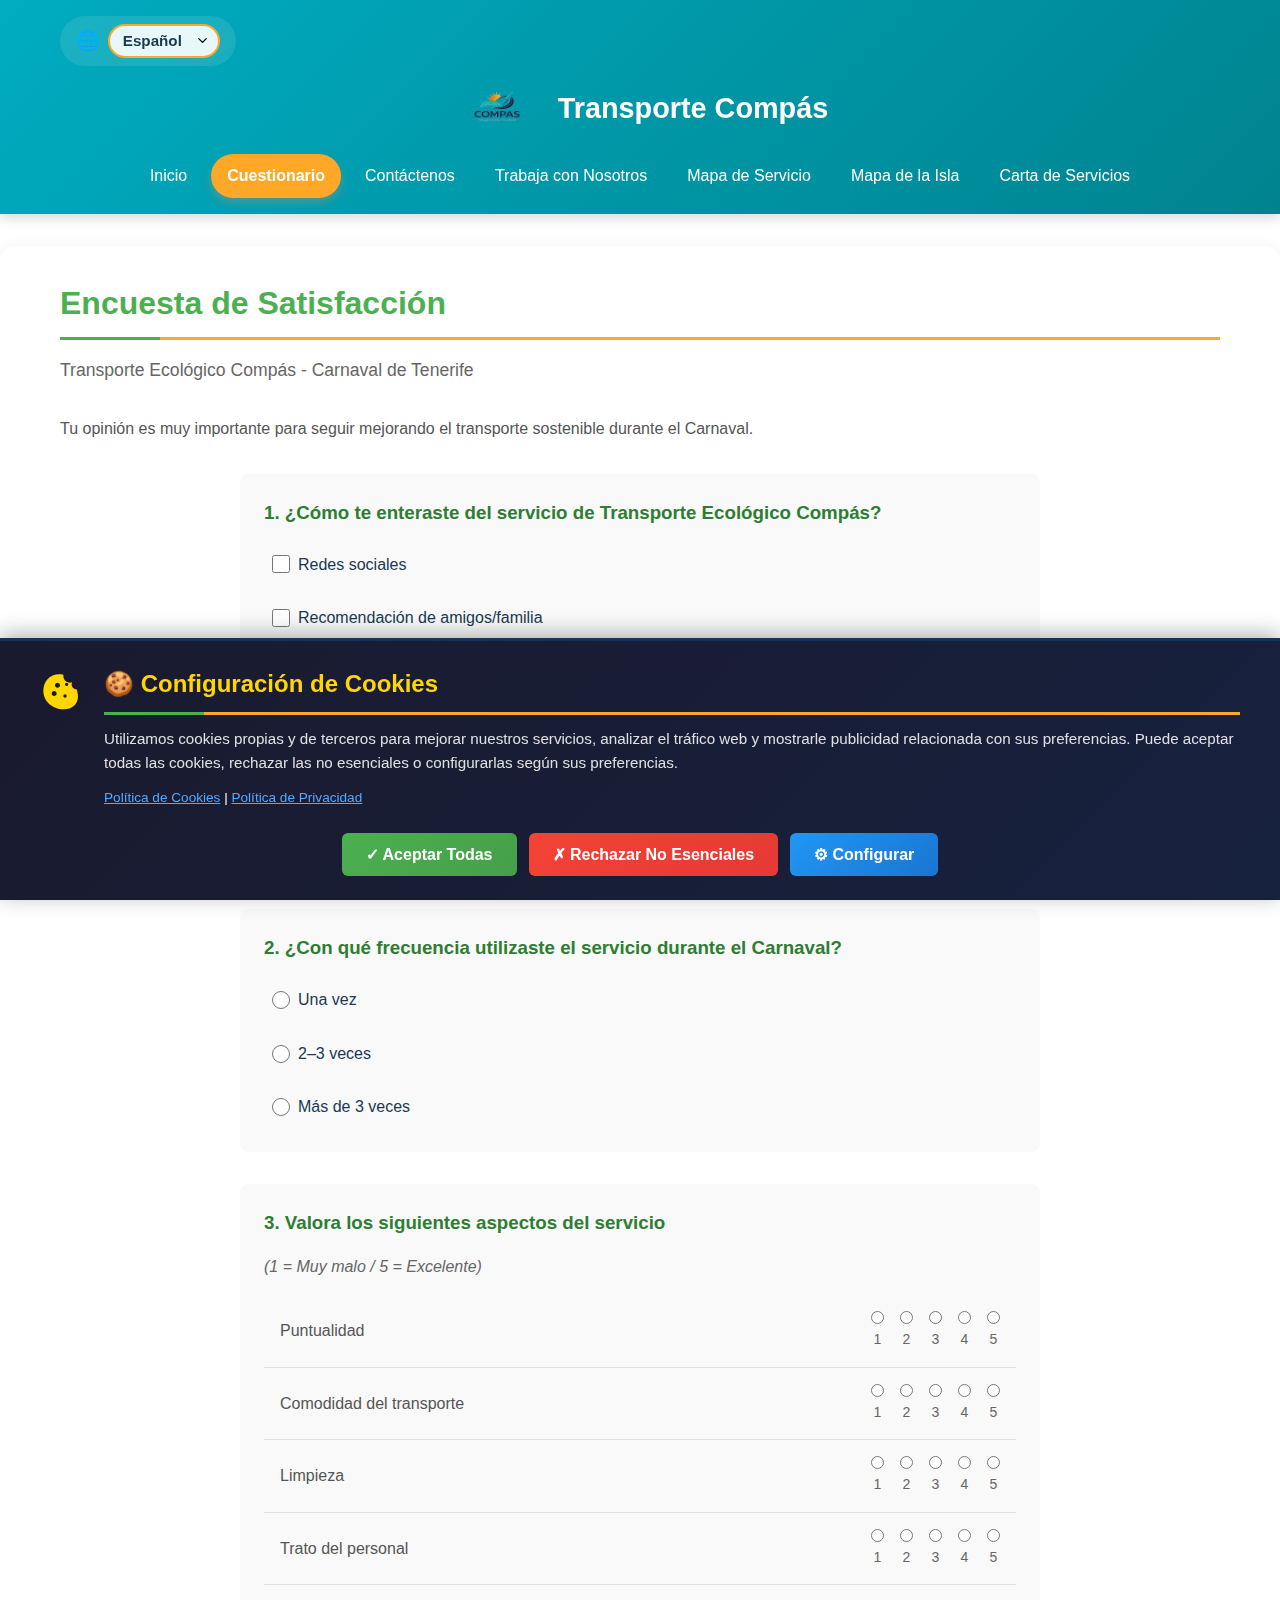
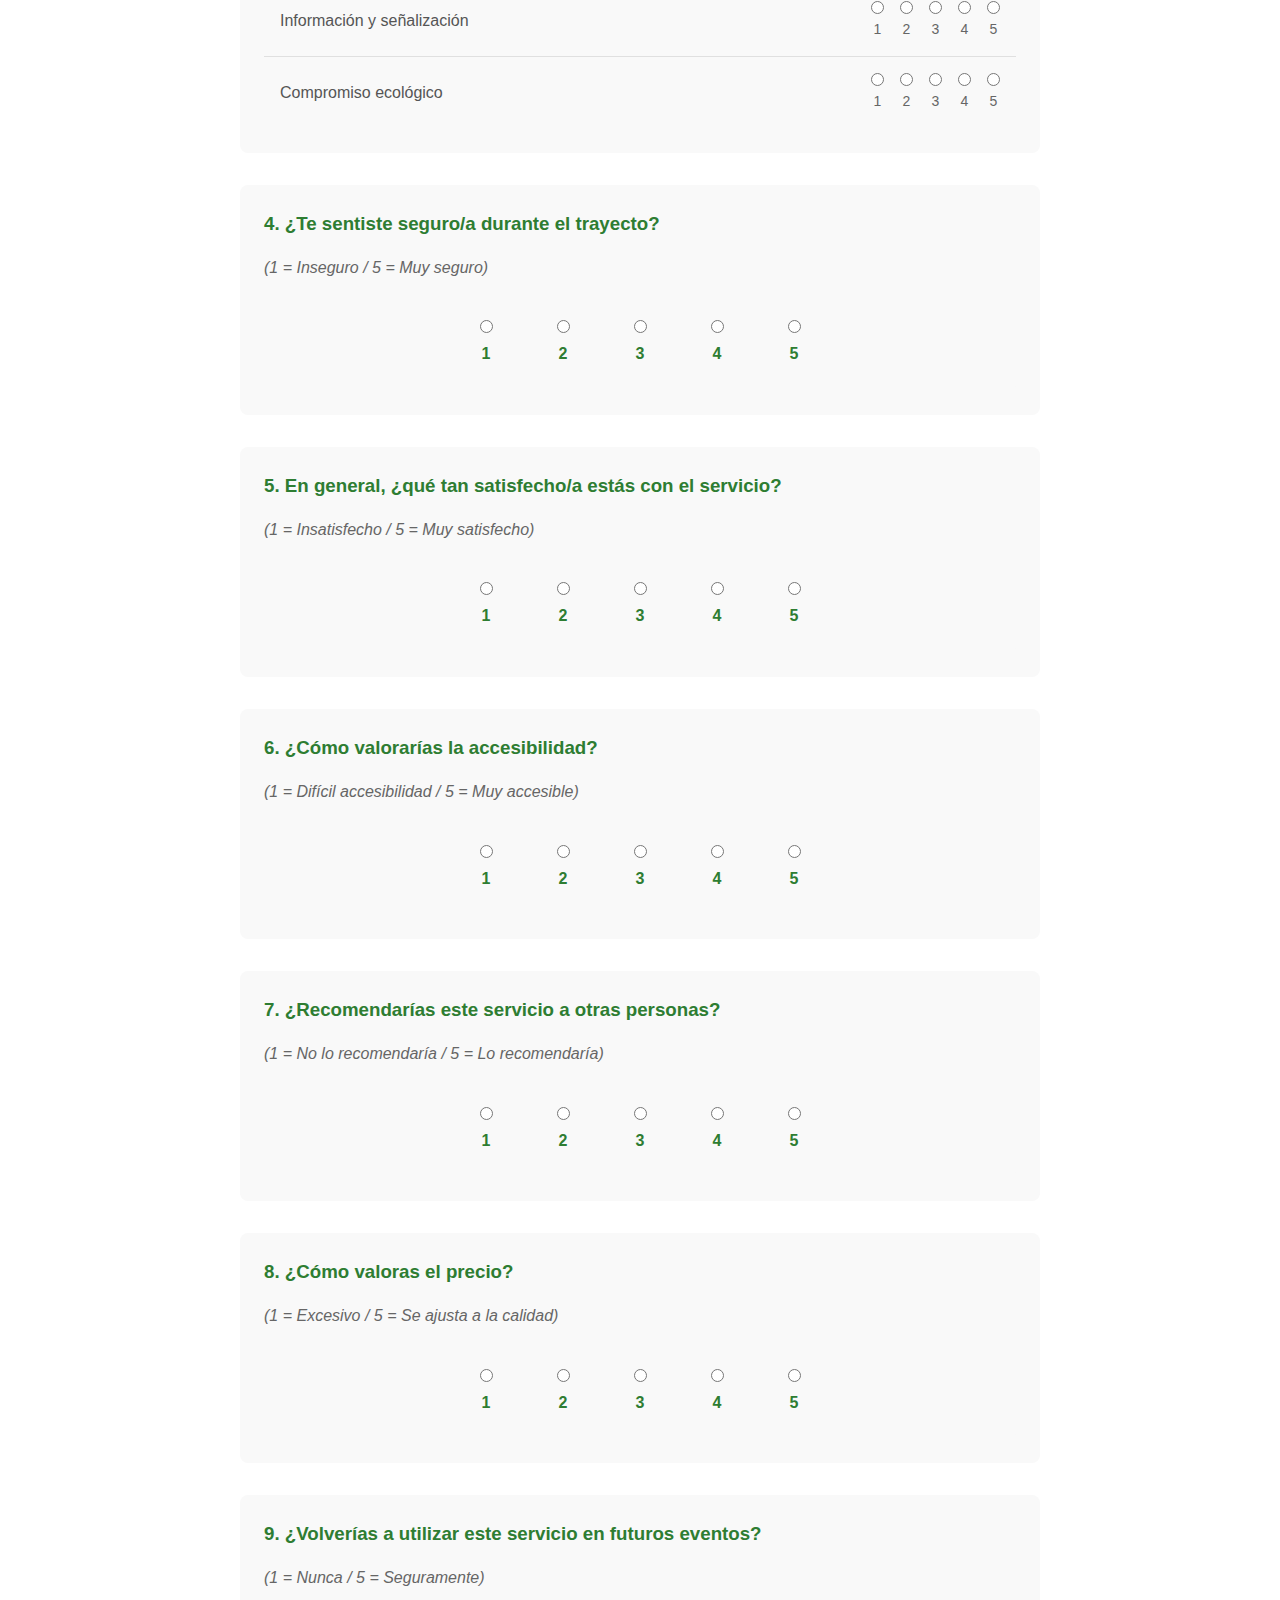
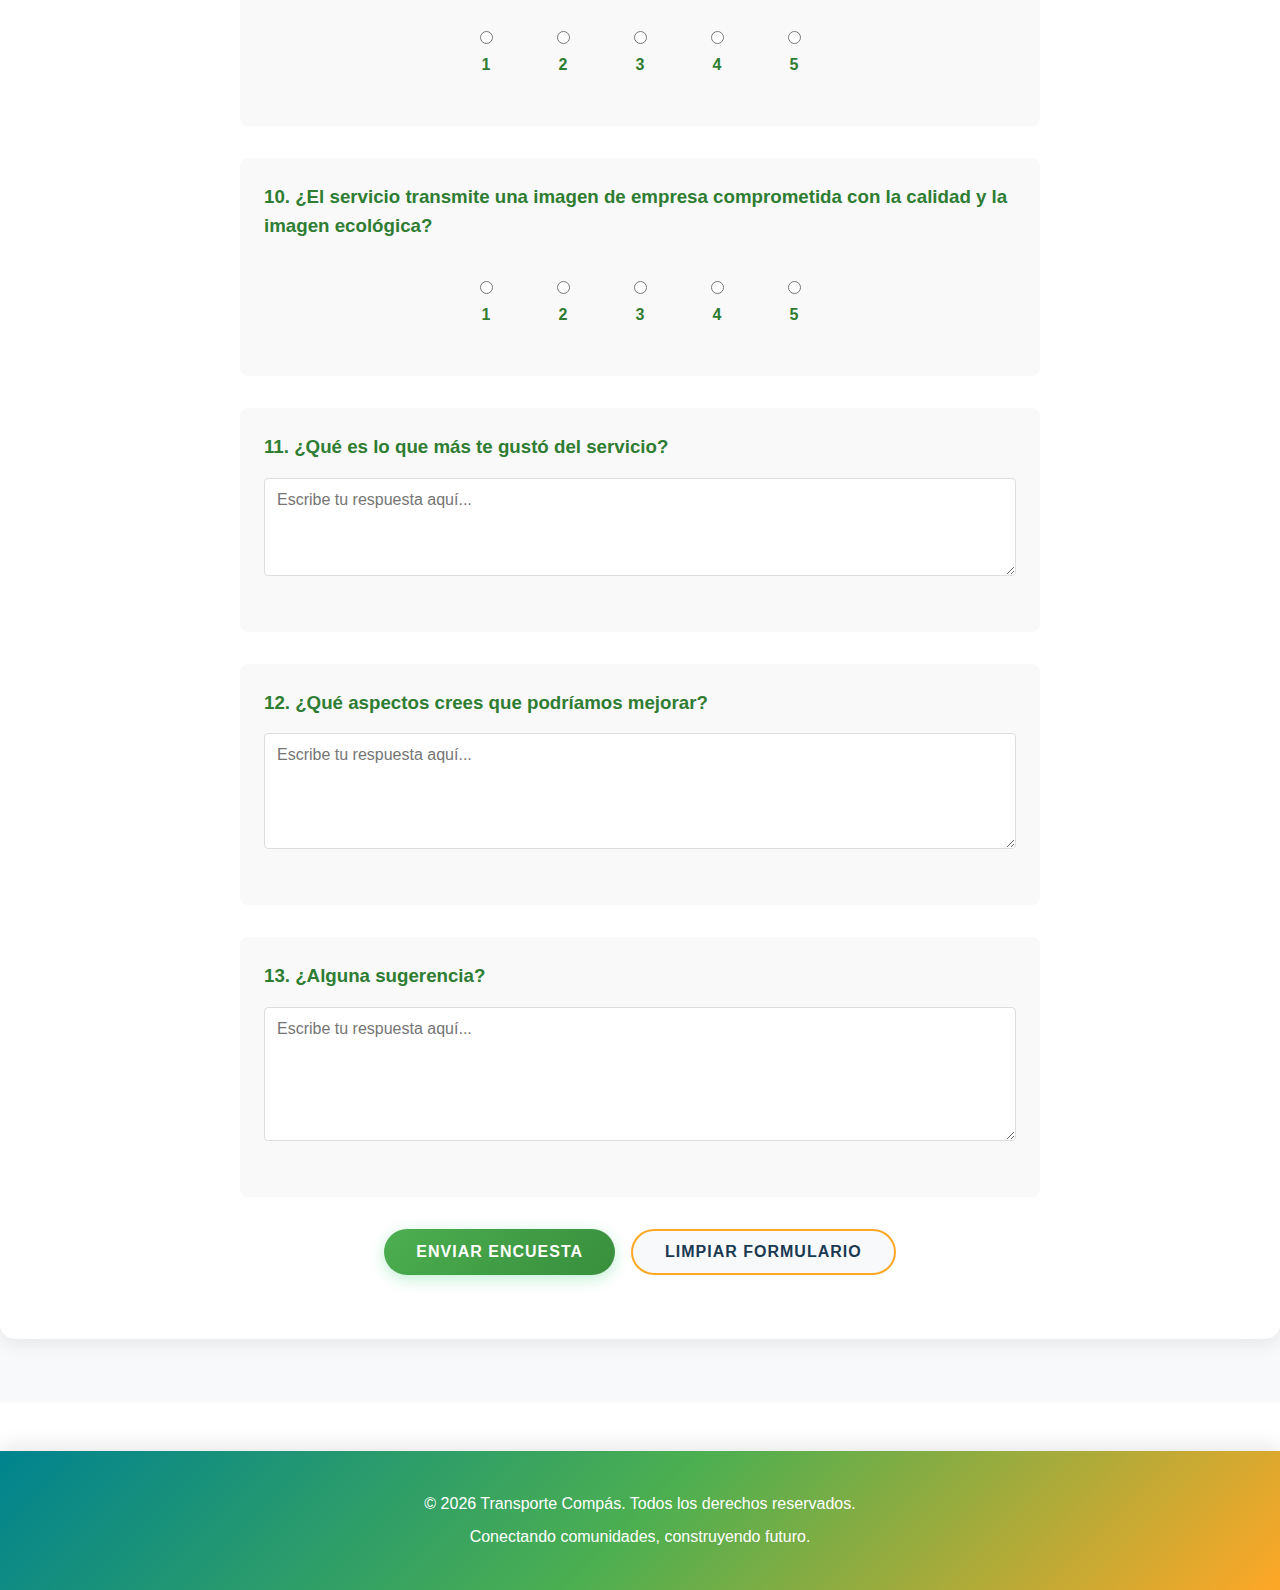
<file: cuestionario.html>
<!DOCTYPE html>
<html lang="es">
<head>
    <meta charset="UTF-8">
    <meta name="viewport" content="width=device-width, initial-scale=1.0">
    <title data-i18n="page_title_questionnaire">Cuestionario - Transporte Compás</title>
    <link rel="stylesheet" href="styles.css">
    <link rel="stylesheet" href="css/cookie-consent.css">
</head>
<body>
    <!-- Page Loader -->
    <div class="page-loader">
        <div class="loader-spinner"></div>
    </div>

    <header id="main-header">
        <button class="header-toggle" id="headerToggle" aria-label="Mostrar/Ocultar menú" data-i18n-aria-label="header_toggle_aria">
            <span class="toggle-icon">▼</span>
        </button>
        <div class="header-content">
            <div class="container">
                <h1 data-i18n="site_title"><img src="logo.webp" alt="Transporte Compás Logo" class="header-logo"> Transporte Compás</h1>
                <nav>
                    <ul>
                        <li><a href="index.html" data-i18n="nav_home">Inicio</a></li>
                        <li><a href="cuestionario.html" class="active" data-i18n="nav_questionnaire">Cuestionario</a></li>
                        <li><a href="contacto.html" data-i18n="nav_contact">Contáctenos</a></li>
                        <li><a href="trabajar.html" data-i18n="nav_work">Trabaja con Nosotros</a></li>
                        <li><a href="mapa-servicio.html" data-i18n="nav_service_map">Mapa de Servicio</a></li>
                        <li><a href="mapa-isla.html" data-i18n="nav_island_map">Mapa de la Isla</a></li>
                        <li><a href="carta-servicios.html" data-i18n="nav_service_charter">Carta de Servicios</a></li>
                    </ul>
                </nav>
            </div>
        </div>
    </header>

    <main>
        <section class="questionnaire">
            <div class="container">
                <h2 data-i18n="questionnaire_title">Encuesta de Satisfacción</h2>
                <p class="subtitle" data-i18n="questionnaire_subtitle">Transporte Ecológico Compás - Carnaval de Tenerife</p>
                <p class="intro-text" data-i18n="questionnaire_intro">Tu opinión es muy importante para seguir mejorando el transporte sostenible durante el Carnaval.</p>

                <form id="questionnaireForm" class="form-container">
                    <div class="form-section">
                        <h3 data-i18n="questionnaire_q1_title">1. ¿Cómo te enteraste del servicio de Transporte Ecológico Compás?</h3>
                        <div class="checkbox-group">
                            <label><input type="checkbox" name="enteraste" value="redes"><span data-i18n="questionnaire_q1_option1"> Redes sociales</span></label>
                            <label><input type="checkbox" name="enteraste" value="recomendacion"><span data-i18n="questionnaire_q1_option2"> Recomendación de amigos/familia</span></label>
                            <label><input type="checkbox" name="enteraste" value="hoteles"><span data-i18n="questionnaire_q1_option3"> Hoteles</span></label>
                            <label><input type="checkbox" name="enteraste" value="publicidad"><span data-i18n="questionnaire_q1_option4"> Publicidad/carteles</span></label>
                            <label><input type="checkbox" name="enteraste" value="web"><span data-i18n="questionnaire_q1_option5"> Web oficial</span></label>
                            <label class="with-text">
                                <input type="checkbox" name="enteraste" value="otro"><span data-i18n="questionnaire_q1_option6"> Otro:</span>
                                <input type="text" name="enteraste_otro" placeholder="Especifique" data-i18n-placeholder="questionnaire_q1_other_placeholder">
                            </label>
                        </div>
                    </div>

                    <div class="form-section">
                        <h3 data-i18n="questionnaire_q2_title">2. ¿Con qué frecuencia utilizaste el servicio durante el Carnaval?</h3>
                        <div class="radio-group">
                            <label><input type="radio" name="frecuencia" value="una" required><span data-i18n="questionnaire_q2_option1"> Una vez</span></label>
                            <label><input type="radio" name="frecuencia" value="2-3"><span data-i18n="questionnaire_q2_option2"> 2–3 veces</span></label>
                            <label><input type="radio" name="frecuencia" value="mas3"><span data-i18n="questionnaire_q2_option3"> Más de 3 veces</span></label>
                        </div>
                    </div>

                    <div class="form-section">
                        <h3 data-i18n="questionnaire_q3_title">3. Valora los siguientes aspectos del servicio</h3>
                        <p class="scale-label" data-i18n="questionnaire_q3_scale">(1 = Muy malo / 5 = Excelente)</p>
                        
                        <div class="rating-table">
                            <div class="rating-row">
                                <div class="aspect-label" data-i18n="questionnaire_q3_aspect1">Puntualidad</div>
                                <div class="rating-options">
                                    <label><input type="radio" name="rating_puntualidad" value="1" required><span>1</span></label>
                                    <label><input type="radio" name="rating_puntualidad" value="2"><span>2</span></label>
                                    <label><input type="radio" name="rating_puntualidad" value="3"><span>3</span></label>
                                    <label><input type="radio" name="rating_puntualidad" value="4"><span>4</span></label>
                                    <label><input type="radio" name="rating_puntualidad" value="5"><span>5</span></label>
                                </div>
                            </div>

                            <div class="rating-row">
                                <div class="aspect-label" data-i18n="questionnaire_q3_aspect2">Comodidad del transporte</div>
                                <div class="rating-options">
                                    <label><input type="radio" name="rating_comodidad" value="1" required><span>1</span></label>
                                    <label><input type="radio" name="rating_comodidad" value="2"><span>2</span></label>
                                    <label><input type="radio" name="rating_comodidad" value="3"><span>3</span></label>
                                    <label><input type="radio" name="rating_comodidad" value="4"><span>4</span></label>
                                    <label><input type="radio" name="rating_comodidad" value="5"><span>5</span></label>
                                </div>
                            </div>

                            <div class="rating-row">
                                <div class="aspect-label" data-i18n="questionnaire_q3_aspect3">Limpieza</div>
                                <div class="rating-options">
                                    <label><input type="radio" name="rating_limpieza" value="1" required><span>1</span></label>
                                    <label><input type="radio" name="rating_limpieza" value="2"><span>2</span></label>
                                    <label><input type="radio" name="rating_limpieza" value="3"><span>3</span></label>
                                    <label><input type="radio" name="rating_limpieza" value="4"><span>4</span></label>
                                    <label><input type="radio" name="rating_limpieza" value="5"><span>5</span></label>
                                </div>
                            </div>

                            <div class="rating-row">
                                <div class="aspect-label" data-i18n="questionnaire_q3_aspect4">Trato del personal</div>
                                <div class="rating-options">
                                    <label><input type="radio" name="rating_trato" value="1" required><span>1</span></label>
                                    <label><input type="radio" name="rating_trato" value="2"><span>2</span></label>
                                    <label><input type="radio" name="rating_trato" value="3"><span>3</span></label>
                                    <label><input type="radio" name="rating_trato" value="4"><span>4</span></label>
                                    <label><input type="radio" name="rating_trato" value="5"><span>5</span></label>
                                </div>
                            </div>

                            <div class="rating-row">
                                <div class="aspect-label" data-i18n="questionnaire_q3_aspect5">Información y señalización</div>
                                <div class="rating-options">
                                    <label><input type="radio" name="rating_informacion" value="1" required><span>1</span></label>
                                    <label><input type="radio" name="rating_informacion" value="2"><span>2</span></label>
                                    <label><input type="radio" name="rating_informacion" value="3"><span>3</span></label>
                                    <label><input type="radio" name="rating_informacion" value="4"><span>4</span></label>
                                    <label><input type="radio" name="rating_informacion" value="5"><span>5</span></label>
                                </div>
                            </div>

                            <div class="rating-row">
                                <div class="aspect-label" data-i18n="questionnaire_q3_aspect6">Compromiso ecológico</div>
                                <div class="rating-options">
                                    <label><input type="radio" name="rating_ecologico" value="1" required><span>1</span></label>
                                    <label><input type="radio" name="rating_ecologico" value="2"><span>2</span></label>
                                    <label><input type="radio" name="rating_ecologico" value="3"><span>3</span></label>
                                    <label><input type="radio" name="rating_ecologico" value="4"><span>4</span></label>
                                    <label><input type="radio" name="rating_ecologico" value="5"><span>5</span></label>
                                </div>
                            </div>
                        </div>
                    </div>

                    <div class="form-section">
                        <h3 data-i18n="questionnaire_q4_title">4. ¿Te sentiste seguro/a durante el trayecto?</h3>
                        <p class="scale-label" data-i18n="questionnaire_q4_scale">(1 = Inseguro / 5 = Muy seguro)</p>
                        <div class="rating-scale">
                            <label><input type="radio" name="seguridad" value="1" required><span>1</span></label>
                            <label><input type="radio" name="seguridad" value="2"><span>2</span></label>
                            <label><input type="radio" name="seguridad" value="3"><span>3</span></label>
                            <label><input type="radio" name="seguridad" value="4"><span>4</span></label>
                            <label><input type="radio" name="seguridad" value="5"><span>5</span></label>
                        </div>
                    </div>

                    <div class="form-section">
                        <h3 data-i18n="questionnaire_q5_title">5. En general, ¿qué tan satisfecho/a estás con el servicio?</h3>
                        <p class="scale-label" data-i18n="questionnaire_q5_scale">(1 = Insatisfecho / 5 = Muy satisfecho)</p>
                        <div class="rating-scale">
                            <label><input type="radio" name="satisfaccion" value="1" required><span>1</span></label>
                            <label><input type="radio" name="satisfaccion" value="2"><span>2</span></label>
                            <label><input type="radio" name="satisfaccion" value="3"><span>3</span></label>
                            <label><input type="radio" name="satisfaccion" value="4"><span>4</span></label>
                            <label><input type="radio" name="satisfaccion" value="5"><span>5</span></label>
                        </div>
                    </div>

                    <div class="form-section">
                        <h3 data-i18n="questionnaire_q6_title">6. ¿Cómo valorarías la accesibilidad?</h3>
                        <p class="scale-label" data-i18n="questionnaire_q6_scale">(1 = Difícil accesibilidad / 5 = Muy accesible)</p>
                        <div class="rating-scale">
                            <label><input type="radio" name="accesibilidad" value="1" required><span>1</span></label>
                            <label><input type="radio" name="accesibilidad" value="2"><span>2</span></label>
                            <label><input type="radio" name="accesibilidad" value="3"><span>3</span></label>
                            <label><input type="radio" name="accesibilidad" value="4"><span>4</span></label>
                            <label><input type="radio" name="accesibilidad" value="5"><span>5</span></label>
                        </div>
                    </div>

                    <div class="form-section">
                        <h3 data-i18n="questionnaire_q7_title">7. ¿Recomendarías este servicio a otras personas?</h3>
                        <p class="scale-label" data-i18n="questionnaire_q7_scale">(1 = No lo recomendaría / 5 = Lo recomendaría)</p>
                        <div class="rating-scale">
                            <label><input type="radio" name="recomendaria" value="1" required><span>1</span></label>
                            <label><input type="radio" name="recomendaria" value="2"><span>2</span></label>
                            <label><input type="radio" name="recomendaria" value="3"><span>3</span></label>
                            <label><input type="radio" name="recomendaria" value="4"><span>4</span></label>
                            <label><input type="radio" name="recomendaria" value="5"><span>5</span></label>
                        </div>
                    </div>

                    <div class="form-section">
                        <h3 data-i18n="questionnaire_q8_title">8. ¿Cómo valoras el precio?</h3>
                        <p class="scale-label" data-i18n="questionnaire_q8_scale">(1 = Excesivo / 5 = Se ajusta a la calidad)</p>
                        <div class="rating-scale">
                            <label><input type="radio" name="precio" value="1" required><span>1</span></label>
                            <label><input type="radio" name="precio" value="2"><span>2</span></label>
                            <label><input type="radio" name="precio" value="3"><span>3</span></label>
                            <label><input type="radio" name="precio" value="4"><span>4</span></label>
                            <label><input type="radio" name="precio" value="5"><span>5</span></label>
                        </div>
                    </div>

                    <div class="form-section">
                        <h3 data-i18n="questionnaire_q9_title">9. ¿Volverías a utilizar este servicio en futuros eventos?</h3>
                        <p class="scale-label" data-i18n="questionnaire_q9_scale">(1 = Nunca / 5 = Seguramente)</p>
                        <div class="rating-scale">
                            <label><input type="radio" name="volveria" value="1" required><span>1</span></label>
                            <label><input type="radio" name="volveria" value="2"><span>2</span></label>
                            <label><input type="radio" name="volveria" value="3"><span>3</span></label>
                            <label><input type="radio" name="volveria" value="4"><span>4</span></label>
                            <label><input type="radio" name="volveria" value="5"><span>5</span></label>
                        </div>
                    </div>

                    <div class="form-section">
                        <h3 data-i18n="questionnaire_q10_title">10. ¿El servicio transmite una imagen de empresa comprometida con la calidad y la imagen ecológica?</h3>
                        <div class="rating-scale">
                            <label><input type="radio" name="imagen" value="1" required><span>1</span></label>
                            <label><input type="radio" name="imagen" value="2"><span>2</span></label>
                            <label><input type="radio" name="imagen" value="3"><span>3</span></label>
                            <label><input type="radio" name="imagen" value="4"><span>4</span></label>
                            <label><input type="radio" name="imagen" value="5"><span>5</span></label>
                        </div>
                    </div>

                    <div class="form-section">
                        <h3 data-i18n="questionnaire_q11_title">11. ¿Qué es lo que más te gustó del servicio?</h3>
                        <div class="form-group">
                            <textarea name="mas_gusto" rows="4" placeholder="Escribe tu respuesta aquí..." data-i18n-placeholder="questionnaire_textarea_placeholder"></textarea>
                        </div>
                    </div>

                    <div class="form-section">
                        <h3 data-i18n="questionnaire_q12_title">12. ¿Qué aspectos crees que podríamos mejorar?</h3>
                        <div class="form-group">
                            <textarea name="mejorar" rows="5" placeholder="Escribe tu respuesta aquí..." data-i18n-placeholder="questionnaire_textarea_placeholder"></textarea>
                        </div>
                    </div>

                    <div class="form-section">
                        <h3 data-i18n="questionnaire_q13_title">13. ¿Alguna sugerencia?</h3>
                        <div class="form-group">
                            <textarea name="sugerencias" rows="6" placeholder="Escribe tu respuesta aquí..." data-i18n-placeholder="questionnaire_textarea_placeholder"></textarea>
                        </div>
                    </div>

                    <div class="form-actions">
                        <button type="submit" class="btn-primary"><span data-i18n="questionnaire_submit_btn">Enviar Encuesta</span></button>
                        <button type="reset" class="btn-secondary" data-i18n="questionnaire_reset_btn">Limpiar Formulario</button>
                    </div>
                </form>

                <div id="successMessage" class="success-message" style="display: none;">
                    <h3 data-i18n="questionnaire_success_title">¡Gracias por utilizar nuestro servicio!</h3>
                    <p data-i18n="questionnaire_success_message">Tu opinión es muy importante para seguir mejorando el transporte sostenible durante el Carnaval.</p>
                </div>
            </div>
        </section>
    </main>

    <footer>
        <div class="container">
            <p>&copy; 2026 Transporte Compás. <span data-i18n="footer_rights">Todos los derechos reservados.</span></p>
            <p data-i18n="footer_slogan">Conectando comunidades, construyendo futuro.</p>
        </div>
    </footer>

    <script src="translations.js"></script>
    <script src="language-switcher.js"></script>
    <script src="script.js"></script>
    <script src="js/cookie-consent-init.js"></script>
    <script src="js/cookie-consent.js"></script>
</body>
</html>
</file>
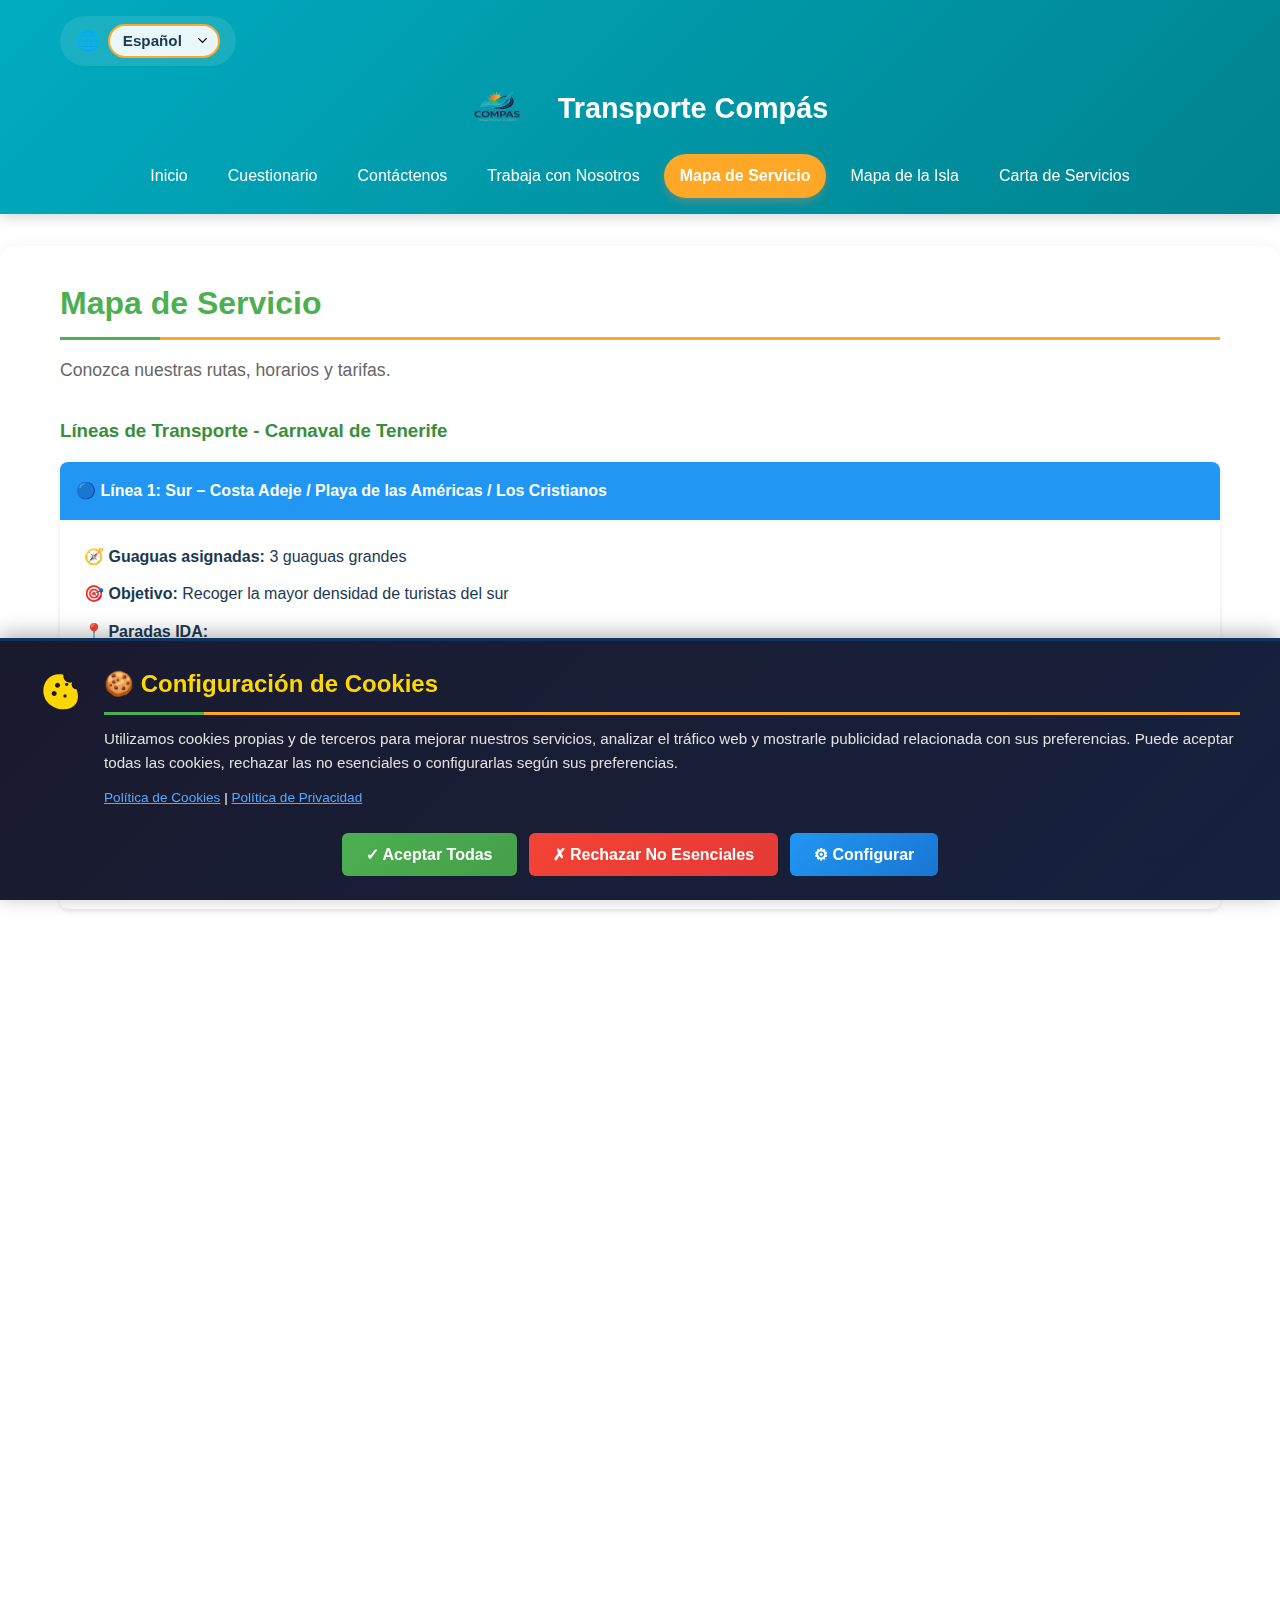
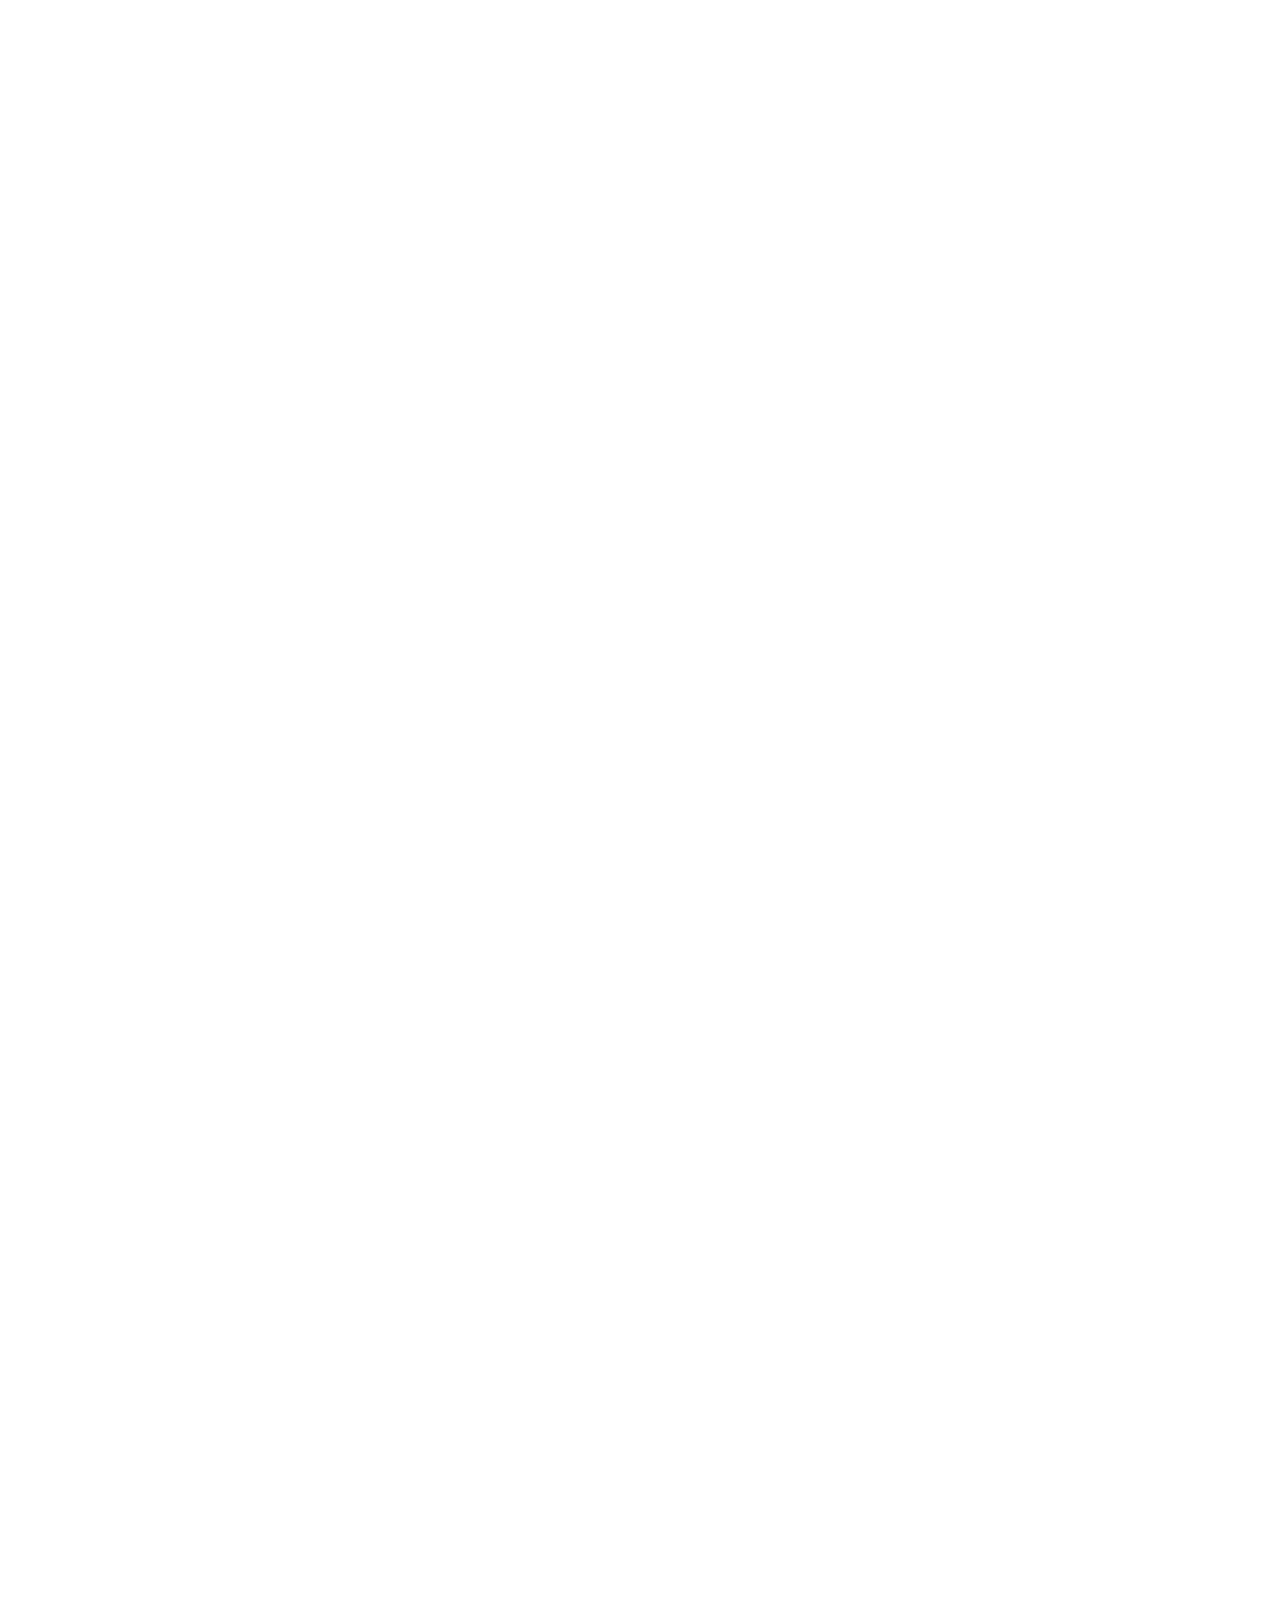
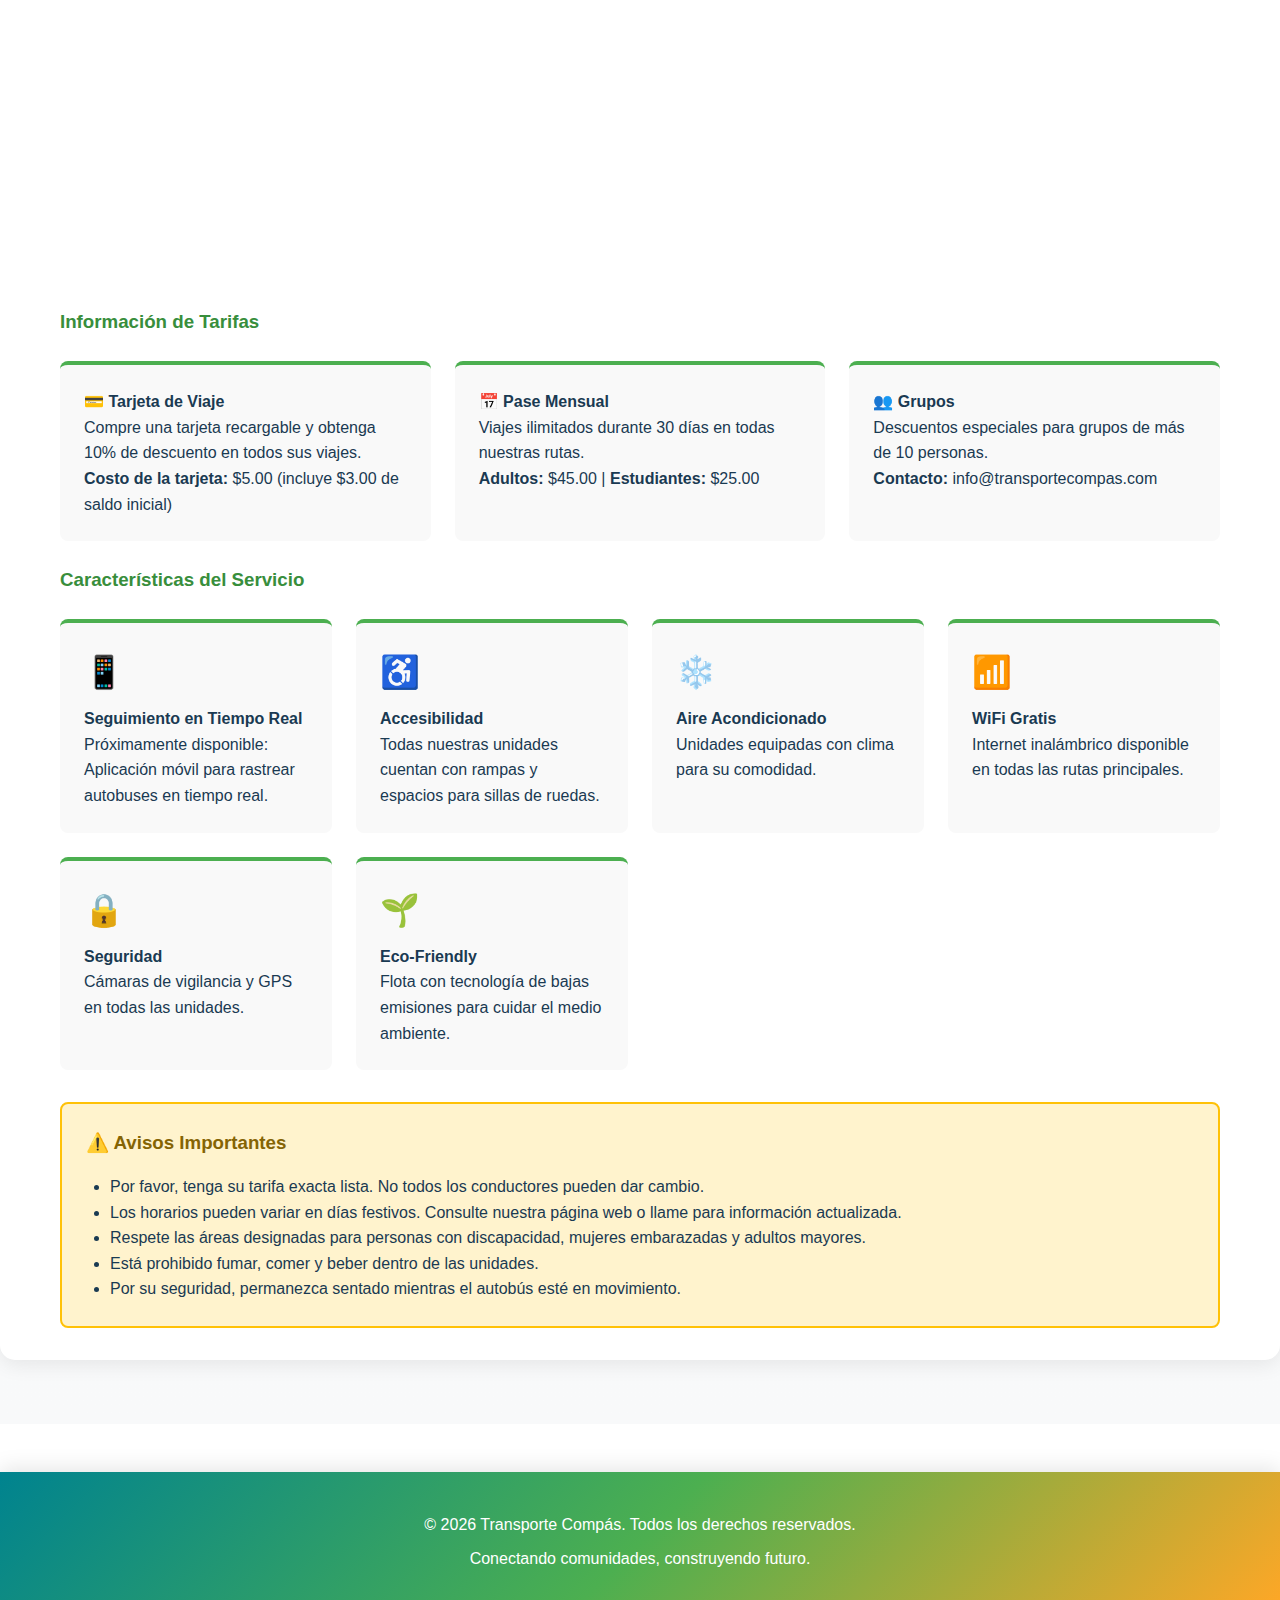
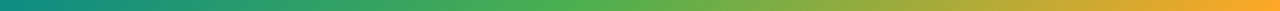
<file: mapa-servicio.html>
<!DOCTYPE html>
<html lang="es">
<head>
    <meta charset="UTF-8">
    <meta name="viewport" content="width=device-width, initial-scale=1.0">
    <title>Mapa de Servicio - Transporte Compás</title>
    <link rel="stylesheet" href="styles.css">
    <link rel="stylesheet" href="css/cookie-consent.css">
</head>
<body>
    <!-- Page Loader -->
    <div class="page-loader">
        <div class="loader-spinner"></div>
    </div>

    <header id="main-header">
        <button class="header-toggle" id="headerToggle" aria-label="Mostrar/Ocultar menú">
            <span class="toggle-icon">▼</span>
        </button>
        <div class="header-content">
            <div class="container">
                <h1><img src="logo.webp" alt="Transporte Compás Logo" class="header-logo"> Transporte Compás</h1>
                <nav>
                    <ul>
                        <li><a href="index.html" data-i18n="nav_home">Inicio</a></li>
                        <li><a href="cuestionario.html" data-i18n="nav_questionnaire">Cuestionario</a></li>
                        <li><a href="contacto.html" data-i18n="nav_contact">Contáctenos</a></li>
                        <li><a href="trabajar.html" data-i18n="nav_work">Trabaja con Nosotros</a></li>
                        <li><a href="mapa-servicio.html" class="active" data-i18n="nav_service_map">Mapa de Servicio</a></li>
                        <li><a href="mapa-isla.html" data-i18n="nav_island_map">Mapa de la Isla</a></li>
                        <li><a href="carta-servicios.html" data-i18n="nav_service_charter">Carta de Servicios</a></li>
                    </ul>
                </nav>
            </div>
        </div>
    </header>

    <main>
        <section class="service-map">
            <div class="container">
                <h2 data-i18n="service_map_title">Mapa de Servicio</h2>
                <p class="subtitle" data-i18n="service_map_subtitle">Conozca nuestras rutas, horarios y tarifas.</p>

                <div class="routes-info">
                    <h3>Líneas de Transporte - Carnaval de Tenerife</h3>
                    
                    <!-- Línea 1: Sur -->
                    <div class="route-card">
                        <div class="route-header route-1">
                            <h4>🔵 Línea 1: Sur – Costa Adeje / Playa de las Américas / Los Cristianos</h4>
                        </div>
                        <div class="route-details">
                            <p><strong>🧭 Guaguas asignadas:</strong> 3 guaguas grandes</p>
                            <p><strong>🎯 Objetivo:</strong> Recoger la mayor densidad de turistas del sur</p>
                            <p><strong>📍 Paradas IDA:</strong></p>
                            <ul style="margin-left: 1.5rem; margin-bottom: 0.75rem;">
                                <li>Costa Adeje – Hotel Bahía del Duque</li>
                                <li>Costa Adeje – Playa del Duque</li>
                                <li>Playa de las Américas – Siam Mall / Centro comercial</li>
                                <li>Playa de las Américas – Zona hotel H10 Tenerife</li>
                                <li>Los Cristianos – Puerto</li>
                                <li>Los Cristianos – Av. Juan Carlos I</li>
                                <li>Santa Cruz – Intercambiador Carnaval</li>
                            </ul>
                            <p><strong>🔄 Paradas VUELTA:</strong> Santa Cruz → Los Cristianos → Playa de las Américas → Costa Adeje → Compás</p>
                        </div>
                    </div>

                    <!-- Línea 2: Sur-Oeste -->
                    <div class="route-card">
                        <div class="route-header route-2">
                            <h4>🔴 Línea 2: Sur-Oeste – Callao Salvaje / Los Gigantes / Masca</h4>
                        </div>
                        <div class="route-details">
                            <p><strong>🧭 Guaguas asignadas:</strong> 2 guaguas grandes + 1 mini guagua</p>
                            <p><strong>📍 Paradas IDA:</strong></p>
                            <ul style="margin-left: 1.5rem; margin-bottom: 0.75rem;">
                                <li>Callao Salvaje – Estación central</li>
                                <li>Playa de la Arena – Zona hotelera</li>
                                <li>Santiago del Teide – Casco urbano</li>
                                <li>Masca – Mirador</li>
                                <li>Los Gigantes – Puerto y hotel acantilados</li>
                                <li>Santa Cruz – Intercambiador Carnaval</li>
                            </ul>
                            <p><strong>🔄 Paradas VUELTA:</strong> Santa Cruz → Los Gigantes → Masca → Santiago del Teide → Playa de la Arena → Callao Salvaje → Compás</p>
                        </div>
                    </div>

                    <!-- Línea 3: Norte -->
                    <div class="route-card">
                        <div class="route-header route-3">
                            <h4>🟢 Línea 3: Norte – Puerto de la Cruz / La Orotava / Icod / Garachico</h4>
                        </div>
                        <div class="route-details">
                            <p><strong>🧭 Guaguas asignadas:</strong> 2 guaguas grandes</p>
                            <p><strong>📍 Paradas IDA:</strong></p>
                            <ul style="margin-left: 1.5rem; margin-bottom: 0.75rem;">
                                <li>Puerto de la Cruz – Lago Martiánez</li>
                                <li>La Orotava – Casco histórico</li>
                                <li>Santa Bárbara – Centro urbano</li>
                                <li>Icod de los Vinos – Parque del Drago</li>
                                <li>Garachico – Plaza central</li>
                                <li>Santa Cruz – Intercambiador Carnaval</li>
                            </ul>
                            <p><strong>🔄 Paradas VUELTA:</strong> Santa Cruz → Garachico → Icod → Santa Bárbara → La Orotava → Puerto de la Cruz → Compás</p>
                        </div>
                    </div>

                    <!-- Línea 4: Metropolitana -->
                    <div class="route-card">
                        <div class="route-header route-4">
                            <h4>🟠 Línea 4: Metropolitana – La Laguna / Taco / Tabaiba</h4>
                        </div>
                        <div class="route-details">
                            <p><strong>🚐 Guaguas asignadas:</strong> 2 mini guaguas</p>
                            <p><strong>📍 Paradas IDA:</strong></p>
                            <ul style="margin-left: 1.5rem; margin-bottom: 0.75rem;">
                                <li>La Laguna – Estación central</li>
                                <li>Taco – Zona comercial</li>
                                <li>Tabaiba – Zona hotelera</li>
                                <li>Santa Cruz – Intercambiador Carnaval</li>
                            </ul>
                            <p><strong>🔄 Paradas VUELTA:</strong> Santa Cruz → Tabaiba → Taco → La Laguna → Compás</p>
                        </div>
                    </div>

                    <!-- Línea 5: Sur-Interior -->
                    <div class="route-card">
                        <div class="route-header route-5">
                            <h4>🟣 Línea 5: Sur-Interior – Arona / Chayofa / Adeje (hoteles alejados)</h4>
                        </div>
                        <div class="route-details">
                            <p><strong>🚐 Guaguas asignadas:</strong> 1 mini guagua</p>
                            <p><strong>📍 Paradas IDA:</strong></p>
                            <ul style="margin-left: 1.5rem; margin-bottom: 0.75rem;">
                                <li>Arona – Casco urbano</li>
                                <li>Chayofa – Zona hotelera</li>
                                <li>Adeje – Playa del Duque</li>
                                <li>Santa Cruz – Intercambiador Carnaval</li>
                            </ul>
                            <p><strong>🔄 Paradas VUELTA:</strong> Santa Cruz → Adeje → Chayofa → Arona → Compás</p>
                        </div>
                    </div>

                    <!-- Línea 6: Norte-Interior -->
                    <div class="route-card">
                        <div class="route-header" style="background: #00bcd4;">
                            <h4>🔵 Línea 6: Norte-Interior – Buenavista / La Guancha / Icod</h4>
                        </div>
                        <div class="route-details">
                            <p><strong>🚐 Guaguas asignadas:</strong> 1 mini guagua</p>
                            <p><strong>📍 Paradas IDA:</strong></p>
                            <ul style="margin-left: 1.5rem; margin-bottom: 0.75rem;">
                                <li>Buenavista – Mirador / Zona turística</li>
                                <li>La Guancha – Centro urbano</li>
                                <li>Icod – Parque del Drago</li>
                                <li>Santa Cruz – Intercambiador Carnaval</li>
                            </ul>
                            <p><strong>🔄 Paradas VUELTA:</strong> Santa Cruz → Icod → La Guancha → Buenavista → Compás</p>
                        </div>
                    </div>

                    <!-- Línea 7: Este -->
                    <div class="route-card">
                        <div class="route-header" style="background: #e91e63;">
                            <h4>💗 Línea 7: Este – Candelaria / Güímar / Fasnia</h4>
                        </div>
                        <div class="route-details">
                            <p><strong>🚐 Guaguas asignadas:</strong> 1 mini guagua</p>
                            <p><strong>📍 Paradas IDA:</strong></p>
                            <ul style="margin-left: 1.5rem; margin-bottom: 0.75rem;">
                                <li>Candelaria – Basílica</li>
                                <li>Güímar – Pirámides / Centro urbano</li>
                                <li>Fasnia – Núcleo turístico</li>
                                <li>Santa Cruz – Intercambiador Carnaval</li>
                            </ul>
                            <p><strong>🔄 Paradas VUELTA:</strong> Santa Cruz → Fasnia → Güímar → Candelaria → Compás</p>
                        </div>
                    </div>

                    <!-- Línea 8: Exprés y Apoyo -->
                    <div class="route-card">
                        <div class="route-header" style="background: #795548;">
                            <h4>🚀 Línea 8: Exprés y Apoyo – Alta demanda / Hoteles / Turistas especiales</h4>
                        </div>
                        <div class="route-details">
                            <p><strong>🚐 Guaguas asignadas:</strong> 2 mini guaguas</p>
                            <p><strong>📍 Paradas IDA y VUELTA flexibles según demanda:</strong></p>
                            <ul style="margin-left: 1.5rem; margin-bottom: 0.75rem;">
                                <li>Playa de las Américas → Los Cristianos → Costa Adeje → Santa Cruz</li>
                                <li>Puerto de la Cruz → La Orotava → Santa Cruz</li>
                                <li>Masca → Los Gigantes → Santa Cruz</li>
                            </ul>
                            <p><strong>ℹ️ Nota:</strong> Esta línea opera bajo demanda para reforzar las rutas con mayor afluencia de pasajeros.</p>
                        </div>
                    </div>
                </div>

                <div class="tariff-info">
                    <h3 data-i18n="service_map_tariff_title">Información de Tarifas</h3>
                    <div class="tariff-grid">
                        <div class="tariff-card">
                            <h4 data-i18n="service_map_tariff_card_title">💳 Tarjeta de Viaje</h4>
                            <p data-i18n="service_map_tariff_card_text">Compre una tarjeta recargable y obtenga 10% de descuento en todos sus viajes.</p>
                            <p><strong data-i18n="service_map_tariff_card_cost_label">Costo de la tarjeta:</strong> <span data-i18n="service_map_tariff_card_cost">$5.00 (incluye $3.00 de saldo inicial)</span></p>
                        </div>
                        <div class="tariff-card">
                            <h4 data-i18n="service_map_tariff_pass_title">📅 Pase Mensual</h4>
                            <p data-i18n="service_map_tariff_pass_text">Viajes ilimitados durante 30 días en todas nuestras rutas.</p>
                            <p><strong data-i18n="service_map_tariff_pass_adults">Adultos:</strong> $45.00 | <strong data-i18n="service_map_tariff_pass_students">Estudiantes:</strong> $25.00</p>
                        </div>
                        <div class="tariff-card">
                            <h4 data-i18n="service_map_tariff_group_title">👥 Grupos</h4>
                            <p data-i18n="service_map_tariff_group_text">Descuentos especiales para grupos de más de 10 personas.</p>
                            <p><strong data-i18n="service_map_tariff_group_contact">Contacto:</strong> info@transportecompas.com</p>
                        </div>
                    </div>
                </div>

                <div class="service-features">
                    <h3 data-i18n="service_map_features_title">Características del Servicio</h3>
                    <div class="features-grid">
                        <div class="feature-item">
                            <span class="feature-icon">📱</span>
                            <h4 data-i18n="service_map_feature_tracking_title">Seguimiento en Tiempo Real</h4>
                            <p data-i18n="service_map_feature_tracking_text">Próximamente disponible: Aplicación móvil para rastrear autobuses en tiempo real.</p>
                        </div>
                        <div class="feature-item">
                            <span class="feature-icon">♿</span>
                            <h4 data-i18n="service_map_feature_accessibility_title">Accesibilidad</h4>
                            <p data-i18n="service_map_feature_accessibility_text">Todas nuestras unidades cuentan con rampas y espacios para sillas de ruedas.</p>
                        </div>
                        <div class="feature-item">
                            <span class="feature-icon">❄️</span>
                            <h4 data-i18n="service_map_feature_ac_title">Aire Acondicionado</h4>
                            <p data-i18n="service_map_feature_ac_text">Unidades equipadas con clima para su comodidad.</p>
                        </div>
                        <div class="feature-item">
                            <span class="feature-icon">📶</span>
                            <h4 data-i18n="service_map_feature_wifi_title">WiFi Gratis</h4>
                            <p data-i18n="service_map_feature_wifi_text">Internet inalámbrico disponible en todas las rutas principales.</p>
                        </div>
                        <div class="feature-item">
                            <span class="feature-icon">🔒</span>
                            <h4 data-i18n="service_map_feature_security_title">Seguridad</h4>
                            <p data-i18n="service_map_feature_security_text">Cámaras de vigilancia y GPS en todas las unidades.</p>
                        </div>
                        <div class="feature-item">
                            <span class="feature-icon">🌱</span>
                            <h4 data-i18n="service_map_feature_eco_title">Eco-Friendly</h4>
                            <p data-i18n="service_map_feature_eco_text">Flota con tecnología de bajas emisiones para cuidar el medio ambiente.</p>
                        </div>
                    </div>
                </div>

                <div class="important-notice">
                    <h3 data-i18n="service_map_notices_title">⚠️ Avisos Importantes</h3>
                    <ul>
                        <li data-i18n="service_map_notice1">Por favor, tenga su tarifa exacta lista. No todos los conductores pueden dar cambio.</li>
                        <li data-i18n="service_map_notice2">Los horarios pueden variar en días festivos. Consulte nuestra página web o llame para información actualizada.</li>
                        <li data-i18n="service_map_notice3">Respete las áreas designadas para personas con discapacidad, mujeres embarazadas y adultos mayores.</li>
                        <li data-i18n="service_map_notice4">Está prohibido fumar, comer y beber dentro de las unidades.</li>
                        <li data-i18n="service_map_notice5">Por su seguridad, permanezca sentado mientras el autobús esté en movimiento.</li>
                    </ul>
                </div>
            </div>
        </section>
    </main>

    <footer>
        <div class="container">
            <p>&copy; 2026 Transporte Compás. <span data-i18n="footer_rights">Todos los derechos reservados.</span></p>
            <p data-i18n="footer_slogan">Conectando comunidades, construyendo futuro.</p>
        </div>
    </footer>

    <script src="translations.js"></script>
    <script src="language-switcher.js"></script>
    <script src="script.js"></script>
    <script src="js/cookie-consent-init.js"></script>
    <script src="js/cookie-consent.js"></script>
</body>
</html>
</file>
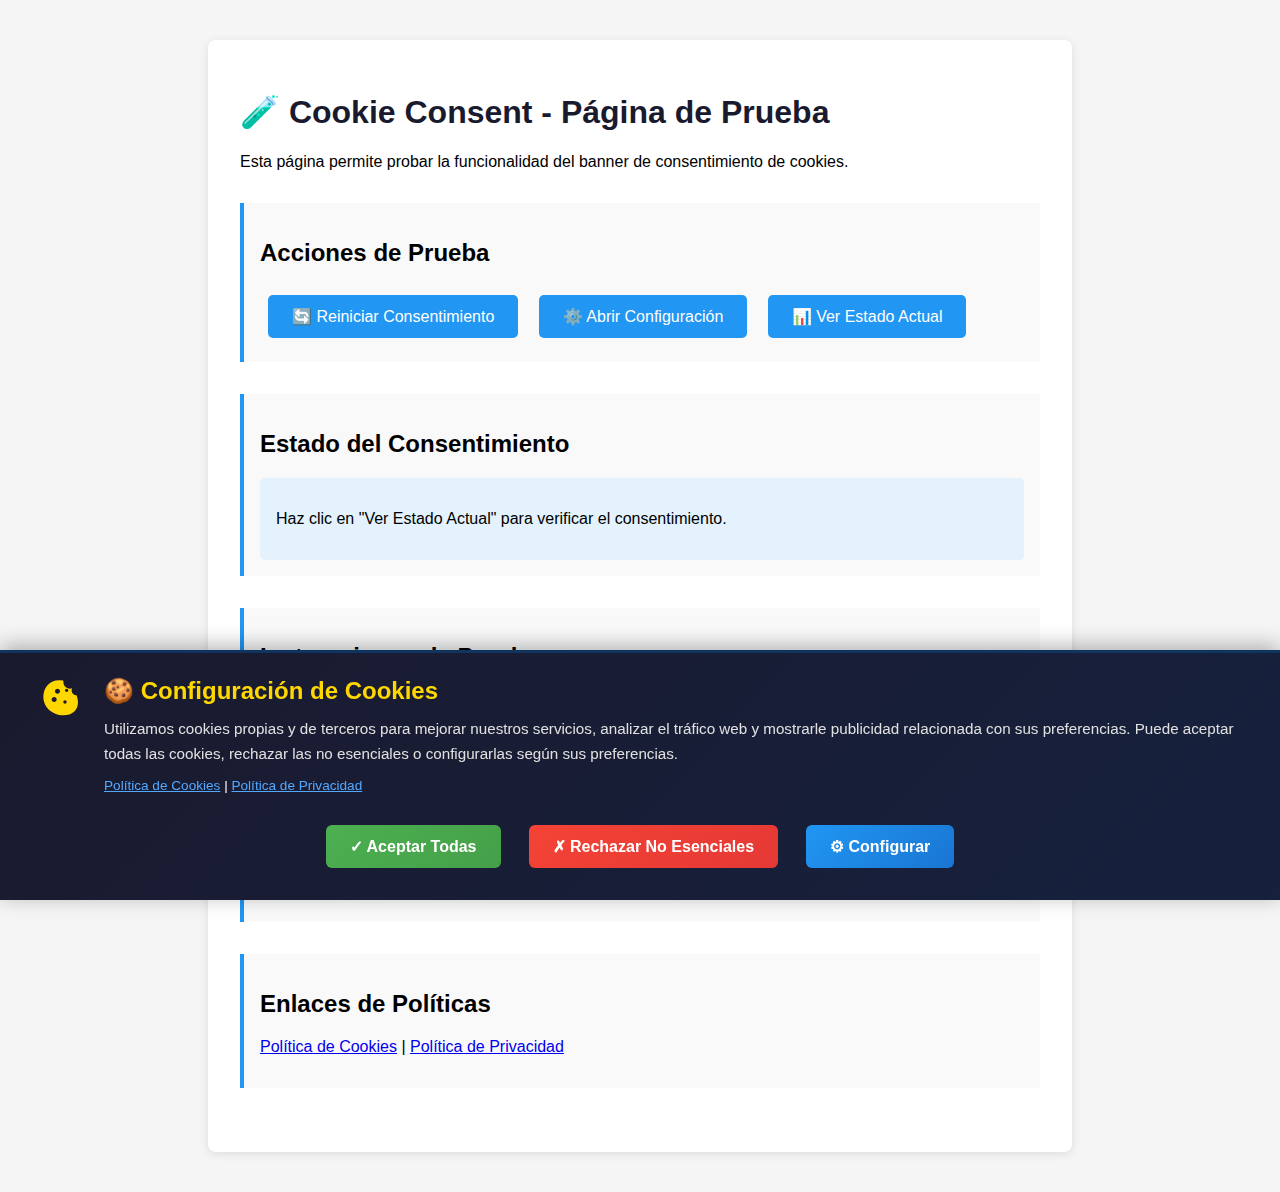
<file: test-cookie-consent.html>
<!DOCTYPE html>
<html lang="es">
<head>
    <meta charset="UTF-8">
    <meta name="viewport" content="width=device-width, initial-scale=1.0">
    <title>Test - Cookie Consent - Transporte La Esperanza</title>
    <link rel="stylesheet" href="css/cookie-consent.css">
    <style>
        body {
            font-family: Arial, sans-serif;
            padding: 2rem;
            background: #f5f5f5;
        }
        .test-container {
            max-width: 800px;
            margin: 0 auto;
            background: white;
            padding: 2rem;
            border-radius: 8px;
            box-shadow: 0 2px 10px rgba(0,0,0,0.1);
        }
        h1 {
            color: #1a1a2e;
        }
        .test-section {
            margin: 2rem 0;
            padding: 1rem;
            background: #f9f9f9;
            border-left: 4px solid #2196f3;
        }
        button {
            padding: 0.75rem 1.5rem;
            margin: 0.5rem;
            border: none;
            border-radius: 5px;
            cursor: pointer;
            background: #2196f3;
            color: white;
            font-size: 1rem;
        }
        button:hover {
            background: #1976d2;
        }
        .status {
            margin-top: 1rem;
            padding: 1rem;
            background: #e3f2fd;
            border-radius: 5px;
        }
        pre {
            background: #263238;
            color: #aed581;
            padding: 1rem;
            border-radius: 5px;
            overflow-x: auto;
        }
    </style>
</head>
<body>
    <div class="test-container">
        <h1>🧪 Cookie Consent - Página de Prueba</h1>
        <p>Esta página permite probar la funcionalidad del banner de consentimiento de cookies.</p>

        <div class="test-section">
            <h2>Acciones de Prueba</h2>
            <button onclick="resetConsent()">🔄 Reiniciar Consentimiento</button>
            <button onclick="openSettings()">⚙️ Abrir Configuración</button>
            <button onclick="checkStatus()">📊 Ver Estado Actual</button>
        </div>

        <div class="test-section">
            <h2>Estado del Consentimiento</h2>
            <div id="consentStatus" class="status">
                <p>Haz clic en "Ver Estado Actual" para verificar el consentimiento.</p>
            </div>
        </div>

        <div class="test-section">
            <h2>Instrucciones de Prueba</h2>
            <ol>
                <li>Al cargar la página por primera vez, debería aparecer el banner de cookies en la parte inferior.</li>
                <li>Prueba cada botón del banner:
                    <ul>
                        <li><strong>Aceptar Todas:</strong> Debería guardar todas las preferencias como aceptadas</li>
                        <li><strong>Rechazar No Esenciales:</strong> Solo debería aceptar cookies técnicas</li>
                        <li><strong>Configurar:</strong> Debería abrir el modal de configuración</li>
                    </ul>
                </li>
                <li>En el modal de configuración:
                    <ul>
                        <li>Prueba activar/desactivar cada categoría de cookies</li>
                        <li>Verifica que los detalles se muestran/ocultan al hacer clic</li>
                        <li>Guarda las preferencias personalizadas</li>
                    </ul>
                </li>
                <li>Después de dar consentimiento, debería aparecer el botón flotante 🍪 en la esquina inferior derecha</li>
                <li>Usa el botón "Reiniciar Consentimiento" para volver a mostrar el banner</li>
            </ol>
        </div>

        <div class="test-section">
            <h2>Enlaces de Políticas</h2>
            <p>
                <a href="politicas/politica-de-cookies.html" target="_blank">Política de Cookies</a> | 
                <a href="politicas/politica-de-privacidad.html" target="_blank">Política de Privacidad</a>
            </p>
        </div>
    </div>

    <!-- Cookie Consent Banner - EU GDPR Compliant -->
    <div id="cookieConsentBanner" class="cookie-consent-banner" role="dialog" aria-live="polite" aria-label="Aviso de cookies" aria-describedby="cookieConsentDescription">
        <div class="cookie-consent-container">
            <div class="cookie-consent-content">
                <div class="cookie-icon">
                    <svg width="40" height="40" viewBox="0 0 24 24" fill="none" xmlns="http://www.w3.org/2000/svg">
                        <path d="M21.95 10.99c-1.79-.03-3.7-1.95-2.68-4.22-2.97 1-5.78-1.59-5.19-4.56C7.11.66 2 5.37 2 11.9 2 18.11 7.34 23 13.99 23c6.95 0 10.5-4.87 7.96-12.01zM8.5 15c-.83 0-1.5-.67-1.5-1.5S7.67 12 8.5 12s1.5.67 1.5 1.5S9.33 15 8.5 15zm2-5C9.67 10 9 9.33 9 8.5S9.67 7 10.5 7s1.5.67 1.5 1.5-.67 1.5-1.5 1.5zm4.5 6c-.55 0-1-.45-1-1s.45-1 1-1 1 .45 1 1-.45 1-1 1zm1-7c-.55 0-1-.45-1-1s.45-1 1-1 1 .45 1 1-.45 1-1 1z" fill="currentColor"/>
                    </svg>
                </div>
                
                <div class="cookie-text">
                    <h2 class="cookie-title">🍪 Configuración de Cookies</h2>
                    <p id="cookieConsentDescription" class="cookie-description">
                        Utilizamos cookies propias y de terceros para mejorar nuestros servicios, analizar el tráfico web y mostrarle publicidad relacionada con sus preferencias. 
                        Puede aceptar todas las cookies, rechazar las no esenciales o configurarlas según sus preferencias.
                    </p>
                    <p class="cookie-links">
                        <a href="politicas/politica-de-cookies.html" target="_blank">Política de Cookies</a> | 
                        <a href="politicas/politica-de-privacidad.html" target="_blank">Política de Privacidad</a>
                    </p>
                </div>
            </div>

            <div class="cookie-buttons">
                <button id="acceptAllCookies" class="btn btn-accept" aria-label="Aceptar todas las cookies">
                    ✓ Aceptar Todas
                </button>
                <button id="rejectNonEssential" class="btn btn-reject" aria-label="Rechazar cookies no esenciales">
                    ✗ Rechazar No Esenciales
                </button>
                <button id="configureCookies" class="btn btn-configure" aria-label="Configurar cookies personalizadas">
                    ⚙ Configurar
                </button>
            </div>
        </div>
    </div>

    <!-- Cookie Settings Modal -->
    <div id="cookieSettingsModal" class="cookie-modal" role="dialog" aria-modal="true" aria-labelledby="cookieSettingsTitle">
        <div class="cookie-modal-overlay" id="modalOverlay"></div>
        <div class="cookie-modal-content">
            <div class="cookie-modal-header">
                <h2 id="cookieSettingsTitle">⚙️ Configuración de Cookies</h2>
                <button id="closeModal" class="close-modal" aria-label="Cerrar configuración">✕</button>
            </div>

            <div class="cookie-modal-body">
                <p class="modal-intro">
                    Gestione sus preferencias de cookies. Las cookies técnicas son necesarias para el funcionamiento básico del sitio y no pueden desactivarse.
                </p>

                <!-- Cookies Técnicas (siempre activas) -->
                <div class="cookie-category">
                    <div class="category-header">
                        <div class="category-title">
                            <h3>🔧 Cookies Técnicas</h3>
                            <span class="badge badge-required">Siempre activas</span>
                        </div>
                        <label class="switch disabled">
                            <input type="checkbox" checked disabled>
                            <span class="slider"></span>
                        </label>
                    </div>
                    <p class="category-description">
                        Necesarias para el funcionamiento básico del sitio web: inicio de sesión, reservas, seguridad y navegación.
                    </p>
                    <button class="details-toggle" data-target="technical-details" aria-expanded="false">
                        Ver detalles <span class="arrow">▼</span>
                    </button>
                    <div id="technical-details" class="cookie-details" hidden>
                        <ul>
                            <li><strong>session_id</strong> - Sesión activa</li>
                            <li><strong>csrf_token</strong> - Protección de seguridad</li>
                            <li><strong>user_preferences</strong> - Preferencias básicas (6 meses)</li>
                            <li><strong>booking_cart</strong> - Carrito de reserva</li>
                        </ul>
                    </div>
                </div>

                <!-- Cookies de Personalización -->
                <div class="cookie-category">
                    <div class="category-header">
                        <div class="category-title">
                            <h3>🎨 Cookies de Personalización</h3>
                            <span class="badge badge-optional">Opcional</span>
                        </div>
                        <label class="switch">
                            <input type="checkbox" id="personalizationCookies" name="personalization">
                            <span class="slider"></span>
                        </label>
                    </div>
                    <p class="category-description">
                        Recuerdan sus preferencias: idioma, punto de recogida, configuración de accesibilidad.
                    </p>
                    <button class="details-toggle" data-target="personalization-details" aria-expanded="false">
                        Ver detalles <span class="arrow">▼</span>
                    </button>
                    <div id="personalization-details" class="cookie-details" hidden>
                        <ul>
                            <li><strong>language_preference</strong> - Idioma seleccionado (12 meses)</li>
                            <li><strong>pickup_location</strong> - Punto de recogida preferido (6 meses)</li>
                            <li><strong>accessibility_mode</strong> - Configuración de accesibilidad (12 meses)</li>
                            <li><strong>hotel_association</strong> - Hotel asociado (6 meses)</li>
                        </ul>
                    </div>
                </div>

                <!-- Cookies Analíticas -->
                <div class="cookie-category">
                    <div class="category-header">
                        <div class="category-title">
                            <h3>📊 Cookies Analíticas</h3>
                            <span class="badge badge-optional">Opcional</span>
                        </div>
                        <label class="switch">
                            <input type="checkbox" id="analyticsCookies" name="analytics">
                            <span class="slider"></span>
                        </label>
                    </div>
                    <p class="category-description">
                        Nos ayudan a entender cómo los usuarios utilizan el sitio web mediante análisis anónimos (Google Analytics).
                    </p>
                    <button class="details-toggle" data-target="analytics-details" aria-expanded="false">
                        Ver detalles <span class="arrow">▼</span>
                    </button>
                    <div id="analytics-details" class="cookie-details" hidden>
                        <ul>
                            <li><strong>_ga</strong> - Google Analytics (2 años)</li>
                            <li><strong>_ga_*</strong> - Google Analytics ID (1 año 1 mes)</li>
                            <li><strong>_gid</strong> - Google Analytics sesión (1 día)</li>
                            <li><strong>_gat_UA-*</strong> - Control de solicitudes (1 minuto)</li>
                        </ul>
                    </div>
                </div>

                <!-- Cookies Publicitarias -->
                <div class="cookie-category">
                    <div class="category-header">
                        <div class="category-title">
                            <h3>📢 Cookies Publicitarias</h3>
                            <span class="badge badge-optional">Opcional</span>
                        </div>
                        <label class="switch">
                            <input type="checkbox" id="advertisingCookies" name="advertising">
                            <span class="slider"></span>
                        </label>
                    </div>
                    <p class="category-description">
                        Permiten mostrarle publicidad relevante basada en sus intereses (Google Ads, Facebook).
                    </p>
                    <button class="details-toggle" data-target="advertising-details" aria-expanded="false">
                        Ver detalles <span class="arrow">▼</span>
                    </button>
                    <div id="advertising-details" class="cookie-details" hidden>
                        <ul>
                            <li><strong>_fbp</strong> - Facebook Pixel (3 meses)</li>
                            <li><strong>Conversión</strong> - Google Ads (persistente)</li>
                            <li><strong>IDE</strong> - Google DoubleClick (1 año)</li>
                        </ul>
                    </div>
                </div>
            </div>

            <div class="cookie-modal-footer">
                <button id="savePreferences" class="btn btn-save">Guardar Preferencias</button>
                <button id="acceptAllModal" class="btn btn-accept">Aceptar Todas</button>
            </div>
        </div>
    </div>

    <!-- Cookie Floating Button (visible después de dar consentimiento) -->
    <button id="cookieFloatingBtn" class="cookie-floating-btn" aria-label="Configuración de cookies" style="display: none;">
        🍪
    </button>

    <script src="js/cookie-consent.js"></script>
    <script>
        // Test functions
        function resetConsent() {
            localStorage.removeItem('cookie_consent');
            document.cookie = 'cookie_consent=; expires=Thu, 01 Jan 1970 00:00:00 UTC; path=/;';
            location.reload();
        }

        function openSettings() {
            if (window.CookieConsent) {
                window.CookieConsent.openSettings();
            }
        }

        function checkStatus() {
            const statusDiv = document.getElementById('consentStatus');
            const consent = window.CookieConsent ? window.CookieConsent.getConsent() : null;
            
            if (consent) {
                statusDiv.innerHTML = `
                    <h3>✅ Consentimiento Activo</h3>
                    <pre>${JSON.stringify(consent, null, 2)}</pre>
                    <p><strong>Categorías aceptadas:</strong></p>
                    <ul>
                        <li>Técnicas (esenciales): ${consent.essential ? '✓' : '✗'}</li>
                        <li>Personalización: ${consent.personalization ? '✓' : '✗'}</li>
                        <li>Analíticas: ${consent.analytics ? '✓' : '✗'}</li>
                        <li>Publicitarias: ${consent.advertising ? '✓' : '✗'}</li>
                    </ul>
                    <p><em>Fecha de consentimiento: ${consent.timestamp || 'No disponible'}</em></p>
                `;
            } else {
                statusDiv.innerHTML = `
                    <h3>❌ Sin Consentimiento</h3>
                    <p>El usuario aún no ha dado su consentimiento. El banner debería estar visible.</p>
                `;
            }
        }

        // Listen for consent updates
        document.addEventListener('cookieConsentUpdated', function(e) {
            console.log('Cookie consent updated:', e.detail);
        });
    </script>
</body>
</html>
</file>
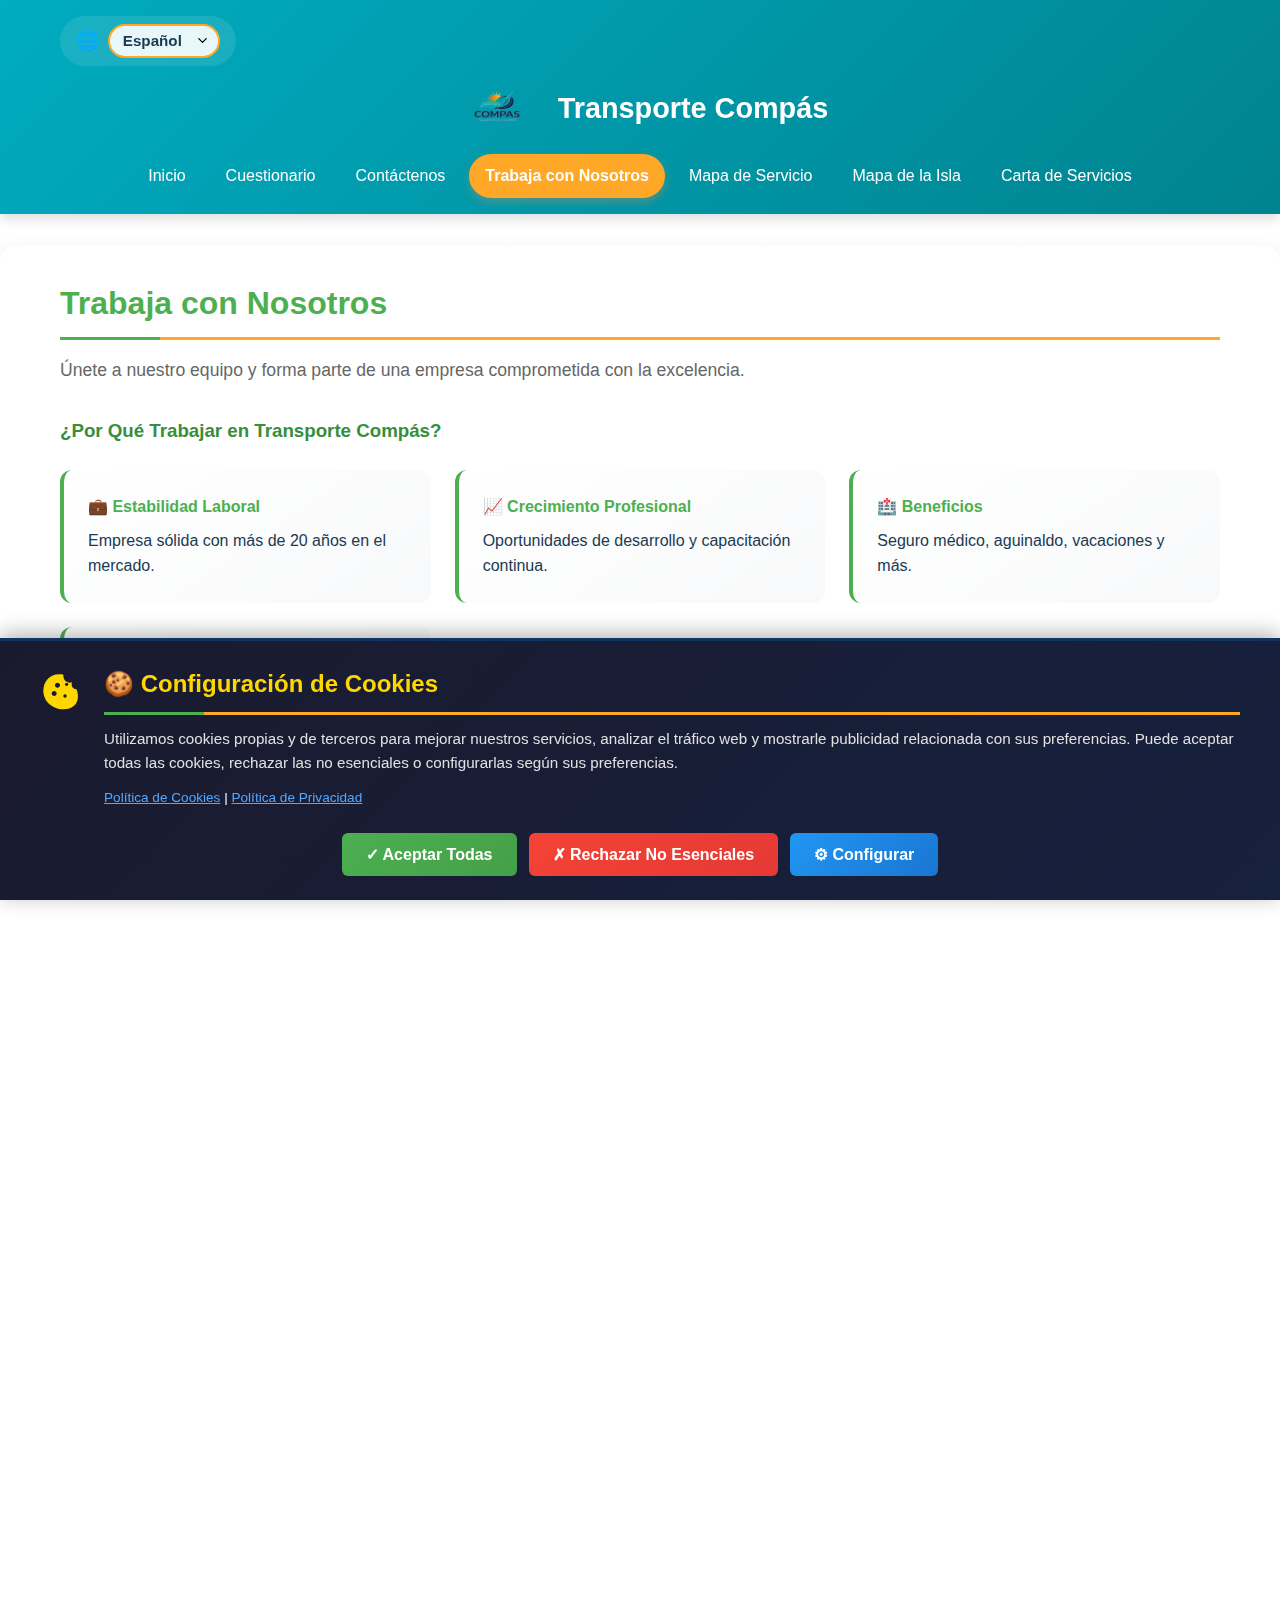
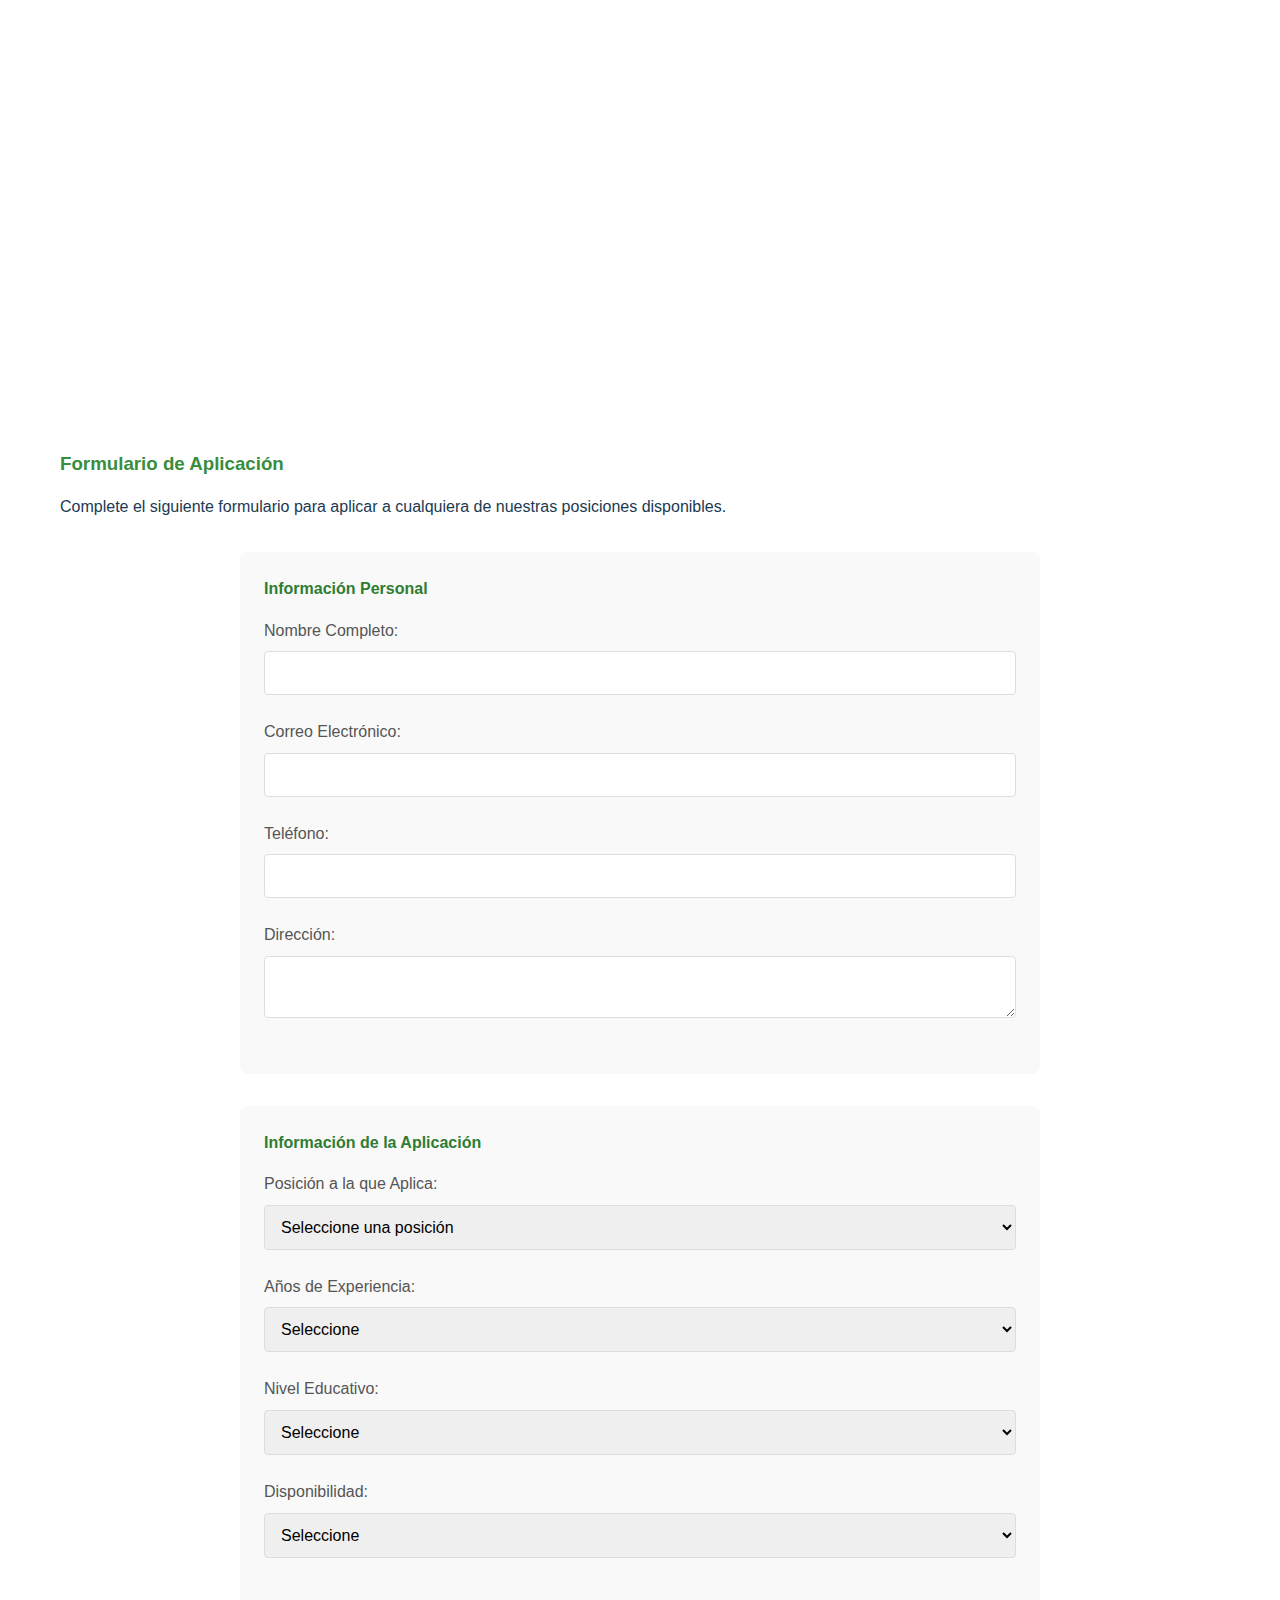
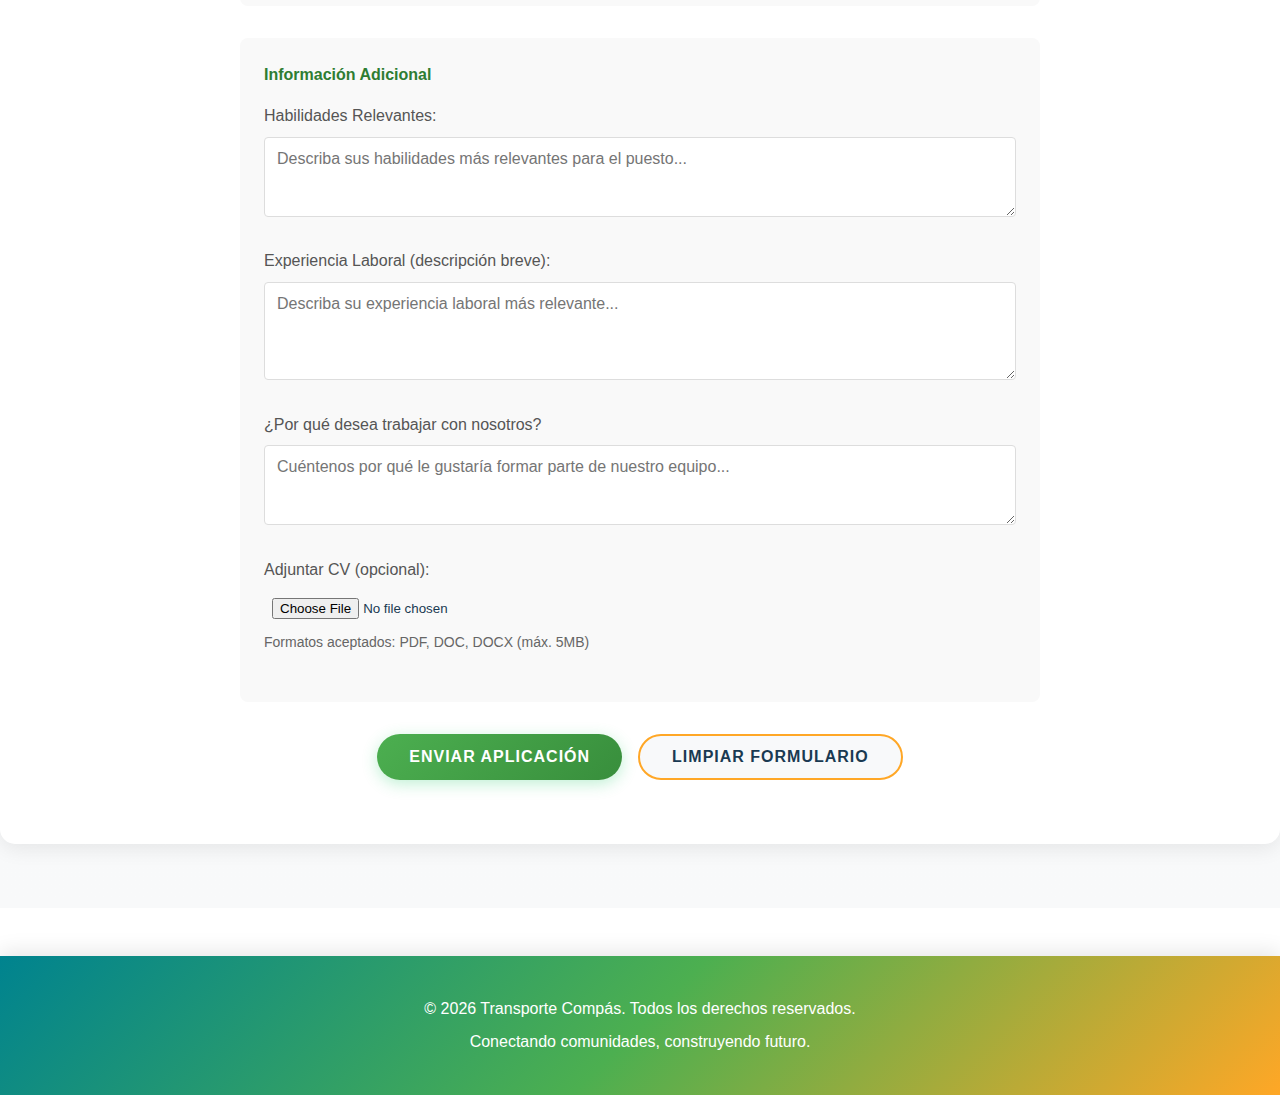
<file: trabajar.html>
<!DOCTYPE html>
<html lang="es">
<head>
    <meta charset="UTF-8">
    <meta name="viewport" content="width=device-width, initial-scale=1.0">
    <title>Trabaja con Nosotros - Transporte Compás</title>
    <link rel="stylesheet" href="styles.css">
    <link rel="stylesheet" href="css/cookie-consent.css">
</head>
<body>
    <!-- Page Loader -->
    <div class="page-loader">
        <div class="loader-spinner"></div>
    </div>

    <header id="main-header">
        <button class="header-toggle" id="headerToggle" aria-label="Mostrar/Ocultar menú">
            <span class="toggle-icon">▼</span>
        </button>
        <div class="header-content">
            <div class="container">
                <h1><img src="logo.webp" alt="Transporte Compás Logo" class="header-logo"> Transporte Compás</h1>
                <nav>
                    <ul>
                        <li><a href="index.html">Inicio</a></li>
                        <li><a href="cuestionario.html">Cuestionario</a></li>
                        <li><a href="contacto.html">Contáctenos</a></li>
                        <li><a href="trabajar.html" class="active">Trabaja con Nosotros</a></li>
                        <li><a href="mapa-servicio.html">Mapa de Servicio</a></li>
                        <li><a href="mapa-isla.html">Mapa de la Isla</a></li>
                        <li><a href="carta-servicios.html">Carta de Servicios</a></li>
                    </ul>
                </nav>
            </div>
        </div>
    </header>

    <main>
        <section class="careers">
            <div class="container">
                <h2>Trabaja con Nosotros</h2>
                <p class="subtitle">Únete a nuestro equipo y forma parte de una empresa comprometida con la excelencia.</p>

                <div class="careers-intro">
                    <h3>¿Por Qué Trabajar en Transporte Compás?</h3>
                    <div class="benefits-grid">
                        <div class="benefit-card">
                            <h4>💼 Estabilidad Laboral</h4>
                            <p>Empresa sólida con más de 20 años en el mercado.</p>
                        </div>
                        <div class="benefit-card">
                            <h4>📈 Crecimiento Profesional</h4>
                            <p>Oportunidades de desarrollo y capacitación continua.</p>
                        </div>
                        <div class="benefit-card">
                            <h4>🏥 Beneficios</h4>
                            <p>Seguro médico, aguinaldo, vacaciones y más.</p>
                        </div>
                        <div class="benefit-card">
                            <h4>🤝 Ambiente Familiar</h4>
                            <p>Trabajo en equipo en un ambiente positivo y respetuoso.</p>
                        </div>
                    </div>
                </div>

                <div class="job-openings">
                    <h3>Posiciones Disponibles</h3>
                    
                    <div class="job-card">
                        <h4>🧭 Conductor de Autobús</h4>
                        <p><strong>Requisitos:</strong></p>
                        <ul>
                            <li>Licencia de conducir tipo D vigente</li>
                            <li>Experiencia mínima de 2 años conduciendo transporte público</li>
                            <li>Conocimiento de las rutas de la isla</li>
                            <li>Buen trato al cliente</li>
                            <li>Disponibilidad de horario</li>
                        </ul>
                        <p><strong>Ofrecemos:</strong> Salario competitivo, seguro médico, prestaciones de ley</p>
                    </div>

                    <div class="job-card">
                        <h4>👔 Supervisor de Operaciones</h4>
                        <p><strong>Requisitos:</strong></p>
                        <ul>
                            <li>Licenciatura en Administración o afín</li>
                            <li>Experiencia en gestión de personal</li>
                            <li>Conocimientos de logística y operaciones</li>
                            <li>Liderazgo y habilidades de comunicación</li>
                            <li>Disponibilidad para trabajar en campo</li>
                        </ul>
                        <p><strong>Ofrecemos:</strong> Salario competitivo, bonos por desempeño, beneficios adicionales</p>
                    </div>

                    <div class="job-card">
                        <h4>🔧 Mecánico Automotriz</h4>
                        <p><strong>Requisitos:</strong></p>
                        <ul>
                            <li>Título técnico en mecánica automotriz</li>
                            <li>Experiencia en mantenimiento de vehículos pesados</li>
                            <li>Conocimientos de sistemas eléctricos y mecánicos</li>
                            <li>Capacidad para diagnosticar problemas</li>
                            <li>Trabajo en equipo</li>
                        </ul>
                        <p><strong>Ofrecemos:</strong> Taller equipado, capacitación técnica, prestaciones</p>
                    </div>

                    <div class="job-card">
                        <h4>📞 Atención al Cliente</h4>
                        <p><strong>Requisitos:</strong></p>
                        <ul>
                            <li>Bachillerato completo</li>
                            <li>Experiencia en servicio al cliente</li>
                            <li>Excelente comunicación verbal y escrita</li>
                            <li>Conocimientos básicos de computación</li>
                            <li>Paciencia y empatía</li>
                        </ul>
                        <p><strong>Ofrecemos:</strong> Horario flexible, ambiente de trabajo agradable, capacitación</p>
                    </div>
                </div>

                <div class="application-section">
                    <h3>Formulario de Aplicación</h3>
                    <p>Complete el siguiente formulario para aplicar a cualquiera de nuestras posiciones disponibles.</p>
                    
                    <form id="jobApplicationForm" class="application-form">
                        <div class="form-section">
                            <h4>Información Personal</h4>
                            
                            <div class="form-group">
                                <label for="nombreCompleto">Nombre Completo:</label>
                                <input type="text" id="nombreCompleto" name="nombreCompleto" required>
                            </div>

                            <div class="form-group">
                                <label for="email">Correo Electrónico:</label>
                                <input type="email" id="email" name="email" required>
                            </div>

                            <div class="form-group">
                                <label for="telefono">Teléfono:</label>
                                <input type="tel" id="telefono" name="telefono" required>
                            </div>

                            <div class="form-group">
                                <label for="direccion">Dirección:</label>
                                <textarea id="direccion" name="direccion" rows="2" required></textarea>
                            </div>
                        </div>

                        <div class="form-section">
                            <h4>Información de la Aplicación</h4>

                            <div class="form-group">
                                <label for="posicion">Posición a la que Aplica:</label>
                                <select id="posicion" name="posicion" required>
                                    <option value="">Seleccione una posición</option>
                                    <option value="conductor">Conductor de Autobús</option>
                                    <option value="supervisor">Supervisor de Operaciones</option>
                                    <option value="mecanico">Mecánico Automotriz</option>
                                    <option value="atencion">Atención al Cliente</option>
                                    <option value="otro">Otra</option>
                                </select>
                            </div>

                            <div class="form-group">
                                <label for="experiencia">Años de Experiencia:</label>
                                <select id="experiencia" name="experiencia" required>
                                    <option value="">Seleccione</option>
                                    <option value="0-1">0-1 años</option>
                                    <option value="1-3">1-3 años</option>
                                    <option value="3-5">3-5 años</option>
                                    <option value="5+">Más de 5 años</option>
                                </select>
                            </div>

                            <div class="form-group">
                                <label for="educacion">Nivel Educativo:</label>
                                <select id="educacion" name="educacion" required>
                                    <option value="">Seleccione</option>
                                    <option value="primaria">Primaria</option>
                                    <option value="secundaria">Secundaria</option>
                                    <option value="bachillerato">Bachillerato</option>
                                    <option value="tecnico">Técnico</option>
                                    <option value="universitario">Universitario</option>
                                </select>
                            </div>

                            <div class="form-group">
                                <label for="disponibilidad">Disponibilidad:</label>
                                <select id="disponibilidad" name="disponibilidad" required>
                                    <option value="">Seleccione</option>
                                    <option value="inmediata">Inmediata</option>
                                    <option value="1semana">1 semana</option>
                                    <option value="2semanas">2 semanas</option>
                                    <option value="1mes">1 mes</option>
                                </select>
                            </div>
                        </div>

                        <div class="form-section">
                            <h4>Información Adicional</h4>

                            <div class="form-group">
                                <label for="habilidades">Habilidades Relevantes:</label>
                                <textarea id="habilidades" name="habilidades" rows="3" placeholder="Describa sus habilidades más relevantes para el puesto..."></textarea>
                            </div>

                            <div class="form-group">
                                <label for="experienciaDetalle">Experiencia Laboral (descripción breve):</label>
                                <textarea id="experienciaDetalle" name="experienciaDetalle" rows="4" placeholder="Describa su experiencia laboral más relevante..."></textarea>
                            </div>

                            <div class="form-group">
                                <label for="motivacion">¿Por qué desea trabajar con nosotros?</label>
                                <textarea id="motivacion" name="motivacion" rows="3" placeholder="Cuéntenos por qué le gustaría formar parte de nuestro equipo..."></textarea>
                            </div>

                            <div class="form-group">
                                <label for="cv">Adjuntar CV (opcional):</label>
                                <input type="file" id="cv" name="cv" accept=".pdf,.doc,.docx">
                                <small>Formatos aceptados: PDF, DOC, DOCX (máx. 5MB)</small>
                            </div>
                        </div>

                        <div class="form-actions">
                            <button type="submit" class="btn-primary"><span>Enviar Aplicación</span></button>
                            <button type="reset" class="btn-secondary">Limpiar Formulario</button>
                        </div>
                    </form>

                    <div id="jobSuccessMessage" class="success-message" style="display: none;">
                        <h3>¡Aplicación Enviada!</h3>
                        <p>Gracias por su interés en formar parte de nuestro equipo. Revisaremos su aplicación y nos pondremos en contacto con usted pronto.</p>
                    </div>
                </div>
            </div>
        </section>
    </main>

    <footer>
        <div class="container">
            <p>&copy; 2026 Transporte Compás. <span data-i18n="footer_rights">Todos los derechos reservados.</span></p>
            <p data-i18n="footer_slogan">Conectando comunidades, construyendo futuro.</p>
        </div>
    </footer>

    <script src="translations.js"></script>
    <script src="language-switcher.js"></script>
    <script src="script.js"></script>
    <script src="js/cookie-consent-init.js"></script>
    <script src="js/cookie-consent.js"></script>
</body>
</html>
</file>
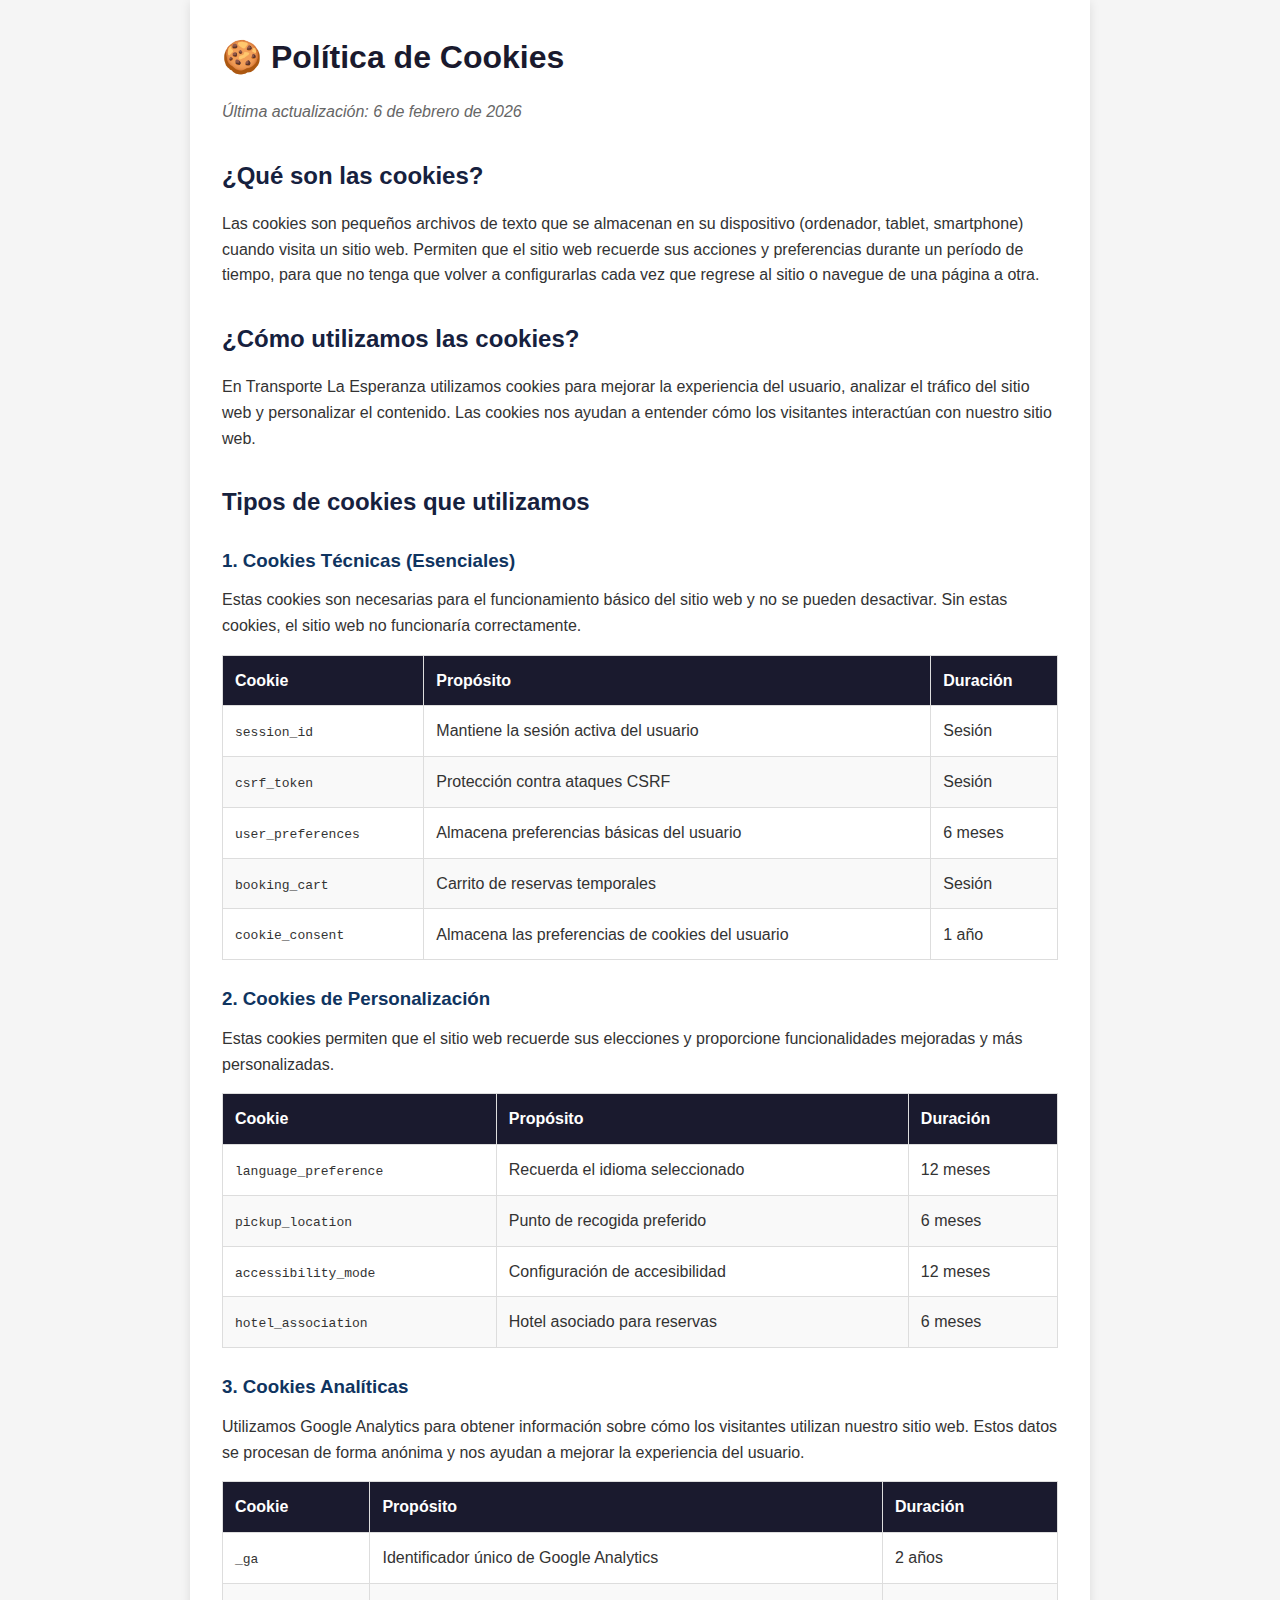
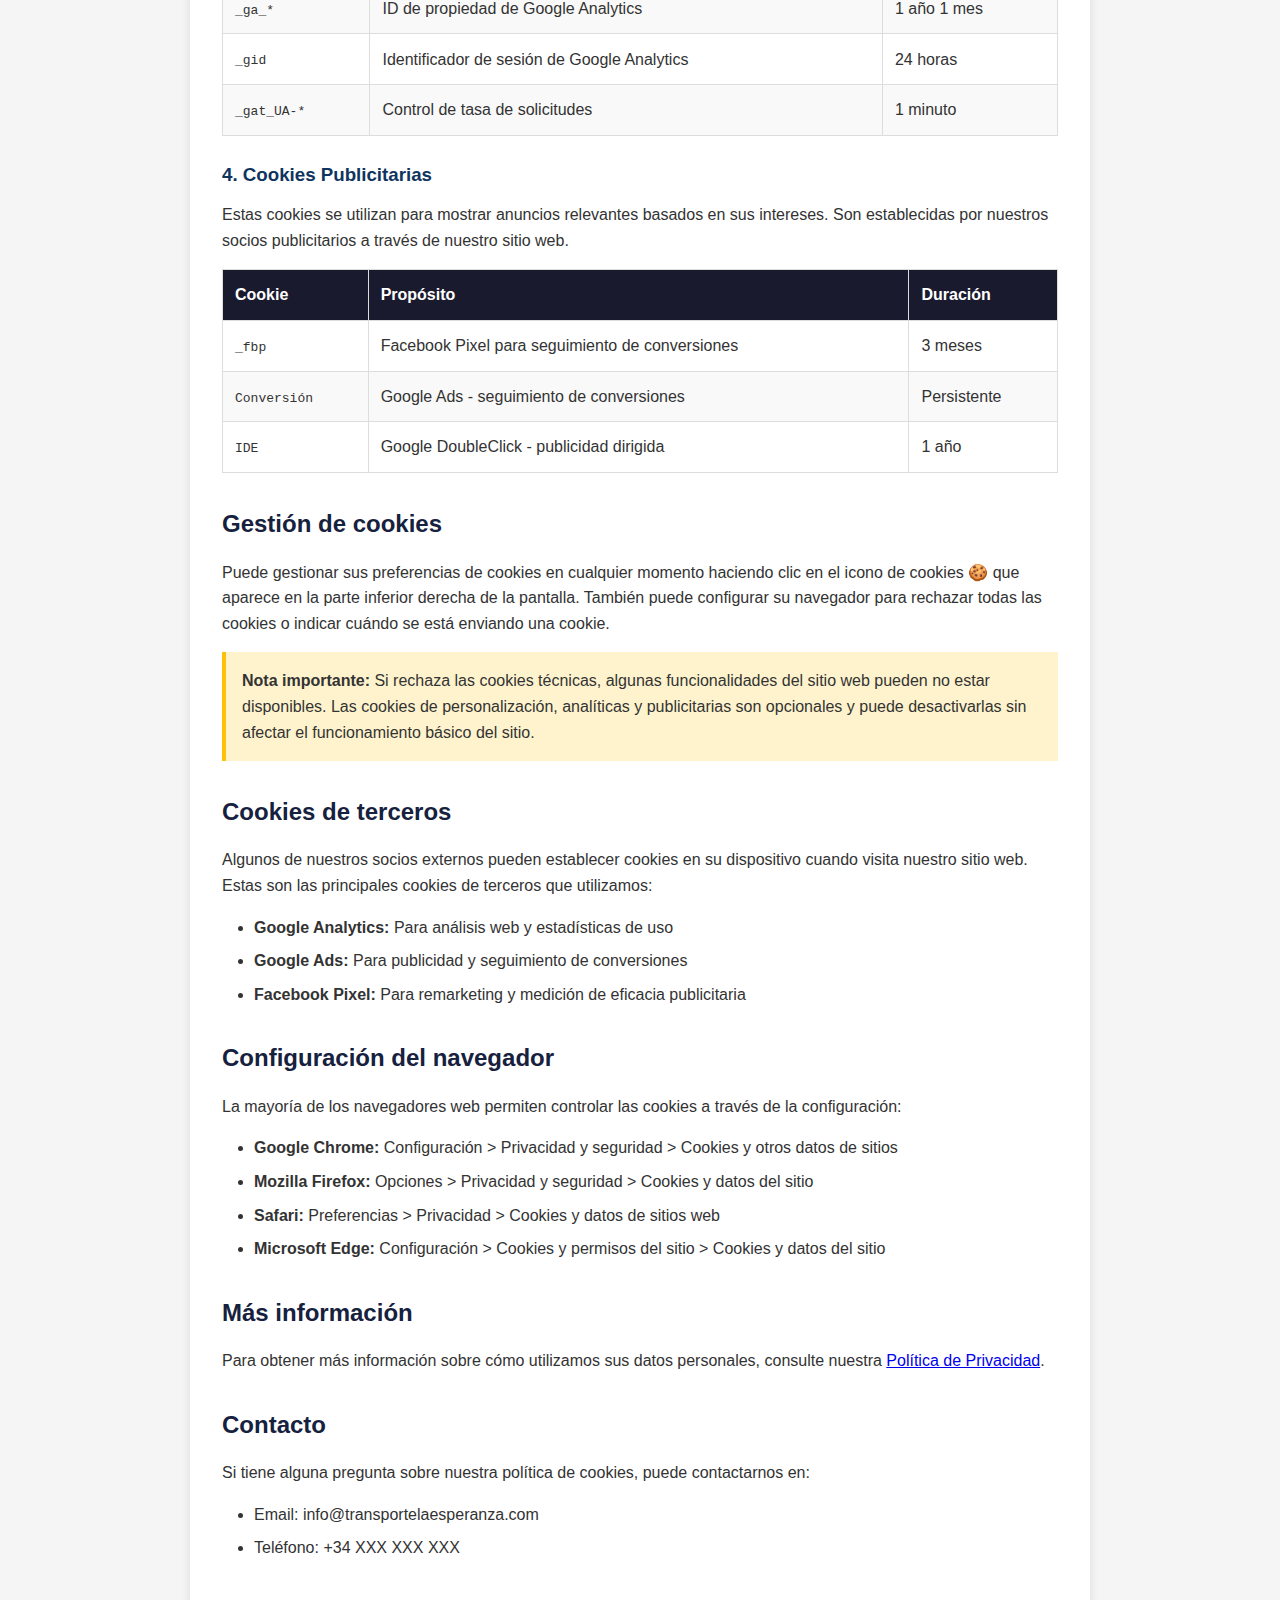
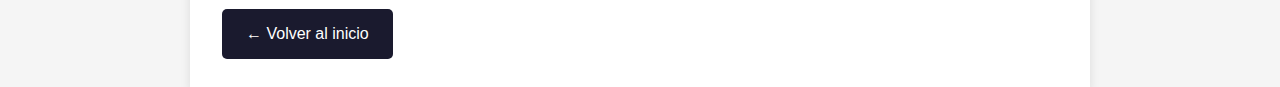
<file: politicas/politica-de-cookies.html>
<!DOCTYPE html>
<html lang="es">
<head>
    <meta charset="UTF-8">
    <meta name="viewport" content="width=device-width, initial-scale=1.0">
    <title>Política de Cookies - Transporte La Esperanza</title>
    <style>
        * {
            margin: 0;
            padding: 0;
            box-sizing: border-box;
        }

        body {
            font-family: Arial, sans-serif;
            line-height: 1.6;
            color: #333;
            background: #f5f5f5;
        }

        .container {
            max-width: 900px;
            margin: 0 auto;
            padding: 2rem;
            background: white;
            box-shadow: 0 2px 10px rgba(0,0,0,0.1);
        }

        h1 {
            color: #1a1a2e;
            margin-bottom: 1rem;
            font-size: 2rem;
        }

        h2 {
            color: #16213e;
            margin-top: 2rem;
            margin-bottom: 1rem;
            font-size: 1.5rem;
        }

        h3 {
            color: #0f3460;
            margin-top: 1.5rem;
            margin-bottom: 0.75rem;
        }

        p {
            margin-bottom: 1rem;
        }

        ul, ol {
            margin-left: 2rem;
            margin-bottom: 1rem;
        }

        li {
            margin-bottom: 0.5rem;
        }

        .highlight {
            background: #fff3cd;
            padding: 1rem;
            border-left: 4px solid #ffc107;
            margin: 1rem 0;
        }

        table {
            width: 100%;
            border-collapse: collapse;
            margin: 1rem 0;
        }

        th, td {
            padding: 0.75rem;
            text-align: left;
            border: 1px solid #ddd;
        }

        th {
            background: #1a1a2e;
            color: white;
        }

        tr:nth-child(even) {
            background: #f9f9f9;
        }

        .back-link {
            display: inline-block;
            margin-top: 2rem;
            padding: 0.75rem 1.5rem;
            background: #1a1a2e;
            color: white;
            text-decoration: none;
            border-radius: 5px;
            transition: background 0.3s;
        }

        .back-link:hover {
            background: #16213e;
        }

        .last-updated {
            font-style: italic;
            color: #666;
            margin-bottom: 2rem;
        }
    </style>
</head>
<body>
    <div class="container">
        <h1>🍪 Política de Cookies</h1>
        <p class="last-updated">Última actualización: 6 de febrero de 2026</p>

        <h2>¿Qué son las cookies?</h2>
        <p>
            Las cookies son pequeños archivos de texto que se almacenan en su dispositivo (ordenador, tablet, smartphone) cuando visita un sitio web. 
            Permiten que el sitio web recuerde sus acciones y preferencias durante un período de tiempo, para que no tenga que volver a configurarlas 
            cada vez que regrese al sitio o navegue de una página a otra.
        </p>

        <h2>¿Cómo utilizamos las cookies?</h2>
        <p>
            En Transporte La Esperanza utilizamos cookies para mejorar la experiencia del usuario, analizar el tráfico del sitio web y personalizar el contenido. 
            Las cookies nos ayudan a entender cómo los visitantes interactúan con nuestro sitio web.
        </p>

        <h2>Tipos de cookies que utilizamos</h2>

        <h3>1. Cookies Técnicas (Esenciales)</h3>
        <p>
            Estas cookies son necesarias para el funcionamiento básico del sitio web y no se pueden desactivar. 
            Sin estas cookies, el sitio web no funcionaría correctamente.
        </p>
        <table>
            <thead>
                <tr>
                    <th>Cookie</th>
                    <th>Propósito</th>
                    <th>Duración</th>
                </tr>
            </thead>
            <tbody>
                <tr>
                    <td><code>session_id</code></td>
                    <td>Mantiene la sesión activa del usuario</td>
                    <td>Sesión</td>
                </tr>
                <tr>
                    <td><code>csrf_token</code></td>
                    <td>Protección contra ataques CSRF</td>
                    <td>Sesión</td>
                </tr>
                <tr>
                    <td><code>user_preferences</code></td>
                    <td>Almacena preferencias básicas del usuario</td>
                    <td>6 meses</td>
                </tr>
                <tr>
                    <td><code>booking_cart</code></td>
                    <td>Carrito de reservas temporales</td>
                    <td>Sesión</td>
                </tr>
                <tr>
                    <td><code>cookie_consent</code></td>
                    <td>Almacena las preferencias de cookies del usuario</td>
                    <td>1 año</td>
                </tr>
            </tbody>
        </table>

        <h3>2. Cookies de Personalización</h3>
        <p>
            Estas cookies permiten que el sitio web recuerde sus elecciones y proporcione funcionalidades mejoradas y más personalizadas.
        </p>
        <table>
            <thead>
                <tr>
                    <th>Cookie</th>
                    <th>Propósito</th>
                    <th>Duración</th>
                </tr>
            </thead>
            <tbody>
                <tr>
                    <td><code>language_preference</code></td>
                    <td>Recuerda el idioma seleccionado</td>
                    <td>12 meses</td>
                </tr>
                <tr>
                    <td><code>pickup_location</code></td>
                    <td>Punto de recogida preferido</td>
                    <td>6 meses</td>
                </tr>
                <tr>
                    <td><code>accessibility_mode</code></td>
                    <td>Configuración de accesibilidad</td>
                    <td>12 meses</td>
                </tr>
                <tr>
                    <td><code>hotel_association</code></td>
                    <td>Hotel asociado para reservas</td>
                    <td>6 meses</td>
                </tr>
            </tbody>
        </table>

        <h3>3. Cookies Analíticas</h3>
        <p>
            Utilizamos Google Analytics para obtener información sobre cómo los visitantes utilizan nuestro sitio web. 
            Estos datos se procesan de forma anónima y nos ayudan a mejorar la experiencia del usuario.
        </p>
        <table>
            <thead>
                <tr>
                    <th>Cookie</th>
                    <th>Propósito</th>
                    <th>Duración</th>
                </tr>
            </thead>
            <tbody>
                <tr>
                    <td><code>_ga</code></td>
                    <td>Identificador único de Google Analytics</td>
                    <td>2 años</td>
                </tr>
                <tr>
                    <td><code>_ga_*</code></td>
                    <td>ID de propiedad de Google Analytics</td>
                    <td>1 año 1 mes</td>
                </tr>
                <tr>
                    <td><code>_gid</code></td>
                    <td>Identificador de sesión de Google Analytics</td>
                    <td>24 horas</td>
                </tr>
                <tr>
                    <td><code>_gat_UA-*</code></td>
                    <td>Control de tasa de solicitudes</td>
                    <td>1 minuto</td>
                </tr>
            </tbody>
        </table>

        <h3>4. Cookies Publicitarias</h3>
        <p>
            Estas cookies se utilizan para mostrar anuncios relevantes basados en sus intereses. 
            Son establecidas por nuestros socios publicitarios a través de nuestro sitio web.
        </p>
        <table>
            <thead>
                <tr>
                    <th>Cookie</th>
                    <th>Propósito</th>
                    <th>Duración</th>
                </tr>
            </thead>
            <tbody>
                <tr>
                    <td><code>_fbp</code></td>
                    <td>Facebook Pixel para seguimiento de conversiones</td>
                    <td>3 meses</td>
                </tr>
                <tr>
                    <td><code>Conversión</code></td>
                    <td>Google Ads - seguimiento de conversiones</td>
                    <td>Persistente</td>
                </tr>
                <tr>
                    <td><code>IDE</code></td>
                    <td>Google DoubleClick - publicidad dirigida</td>
                    <td>1 año</td>
                </tr>
            </tbody>
        </table>

        <h2>Gestión de cookies</h2>
        <p>
            Puede gestionar sus preferencias de cookies en cualquier momento haciendo clic en el icono de cookies 🍪 
            que aparece en la parte inferior derecha de la pantalla. También puede configurar su navegador para 
            rechazar todas las cookies o indicar cuándo se está enviando una cookie.
        </p>

        <div class="highlight">
            <strong>Nota importante:</strong> Si rechaza las cookies técnicas, algunas funcionalidades del sitio web 
            pueden no estar disponibles. Las cookies de personalización, analíticas y publicitarias son opcionales 
            y puede desactivarlas sin afectar el funcionamiento básico del sitio.
        </div>

        <h2>Cookies de terceros</h2>
        <p>
            Algunos de nuestros socios externos pueden establecer cookies en su dispositivo cuando visita nuestro sitio web. 
            Estas son las principales cookies de terceros que utilizamos:
        </p>
        <ul>
            <li><strong>Google Analytics:</strong> Para análisis web y estadísticas de uso</li>
            <li><strong>Google Ads:</strong> Para publicidad y seguimiento de conversiones</li>
            <li><strong>Facebook Pixel:</strong> Para remarketing y medición de eficacia publicitaria</li>
        </ul>

        <h2>Configuración del navegador</h2>
        <p>La mayoría de los navegadores web permiten controlar las cookies a través de la configuración:</p>
        <ul>
            <li><strong>Google Chrome:</strong> Configuración > Privacidad y seguridad > Cookies y otros datos de sitios</li>
            <li><strong>Mozilla Firefox:</strong> Opciones > Privacidad y seguridad > Cookies y datos del sitio</li>
            <li><strong>Safari:</strong> Preferencias > Privacidad > Cookies y datos de sitios web</li>
            <li><strong>Microsoft Edge:</strong> Configuración > Cookies y permisos del sitio > Cookies y datos del sitio</li>
        </ul>

        <h2>Más información</h2>
        <p>
            Para obtener más información sobre cómo utilizamos sus datos personales, consulte nuestra 
            <a href="politica-de-privacidad.html">Política de Privacidad</a>.
        </p>

        <h2>Contacto</h2>
        <p>
            Si tiene alguna pregunta sobre nuestra política de cookies, puede contactarnos en:
        </p>
        <ul>
            <li>Email: info@transportelaesperanza.com</li>
            <li>Teléfono: +34 XXX XXX XXX</li>
        </ul>

        <a href="../index.html" class="back-link">← Volver al inicio</a>
    </div>
</body>
</html>
</file>
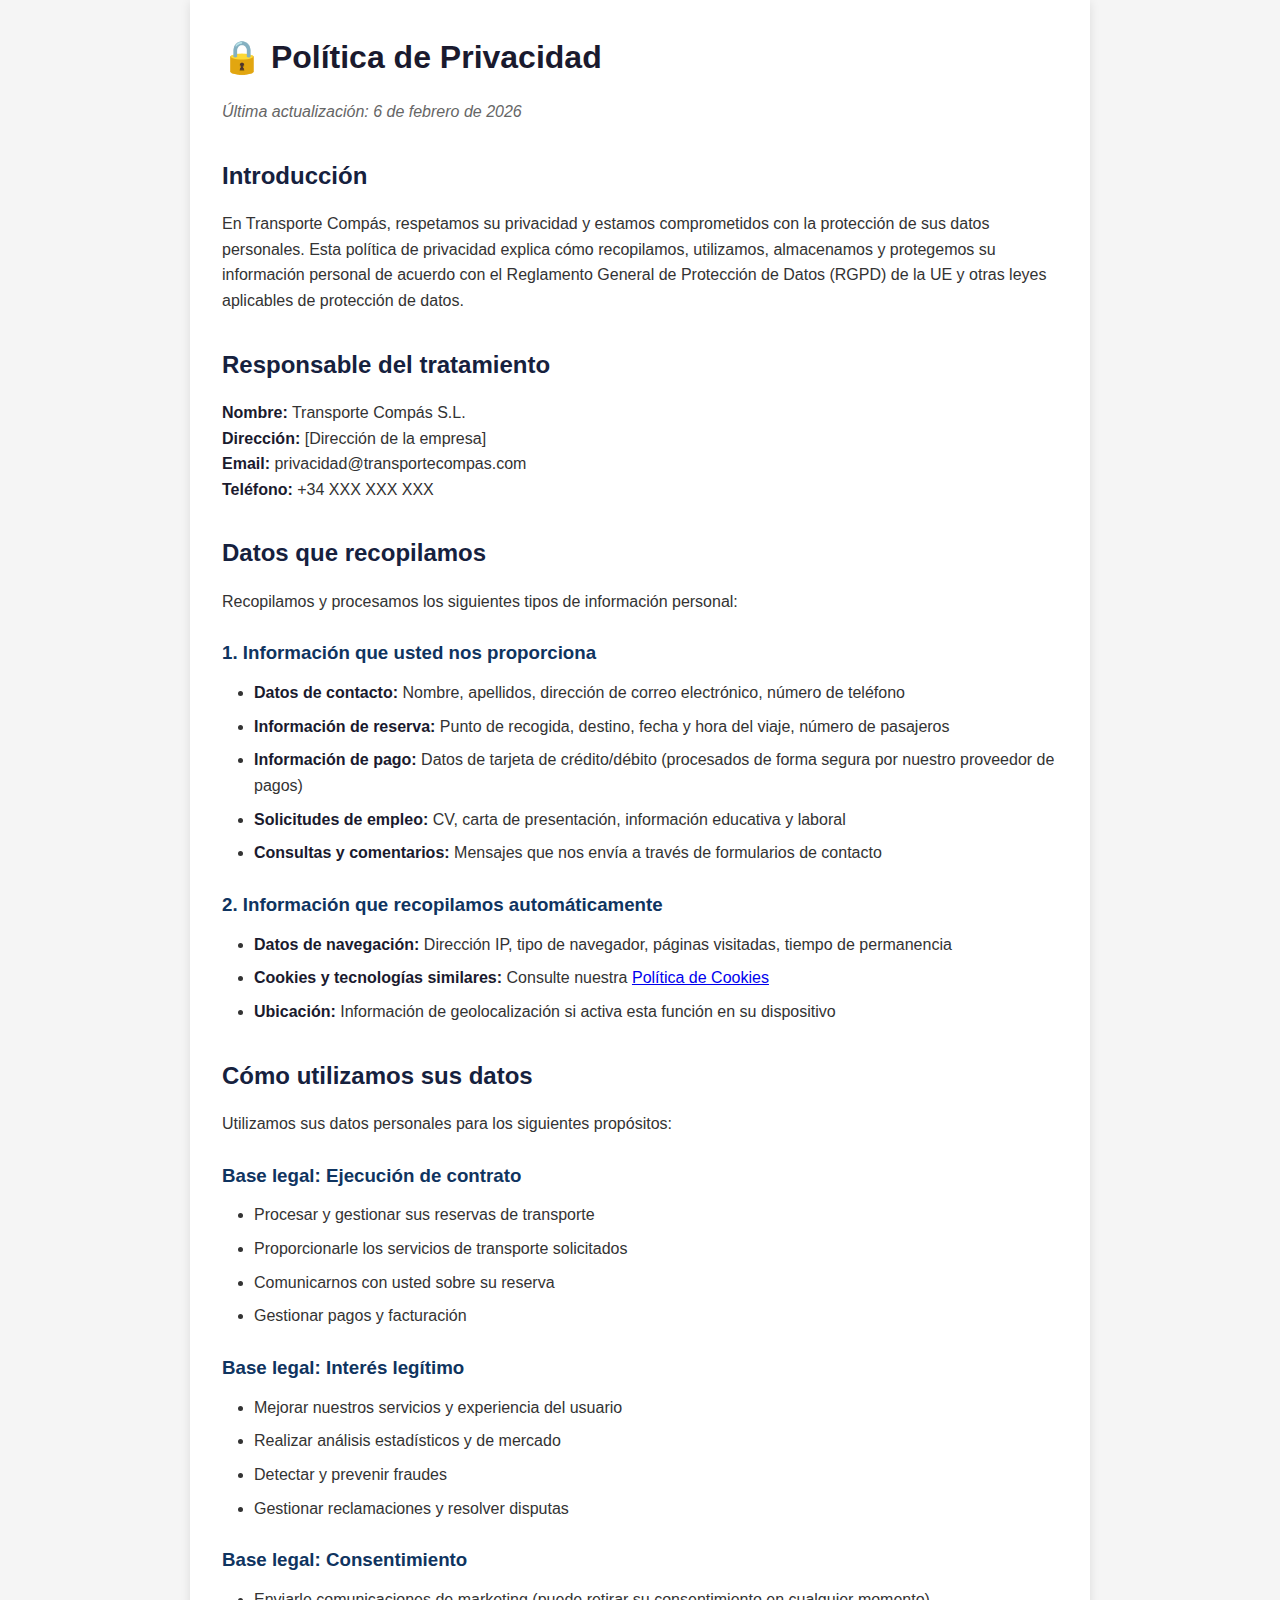
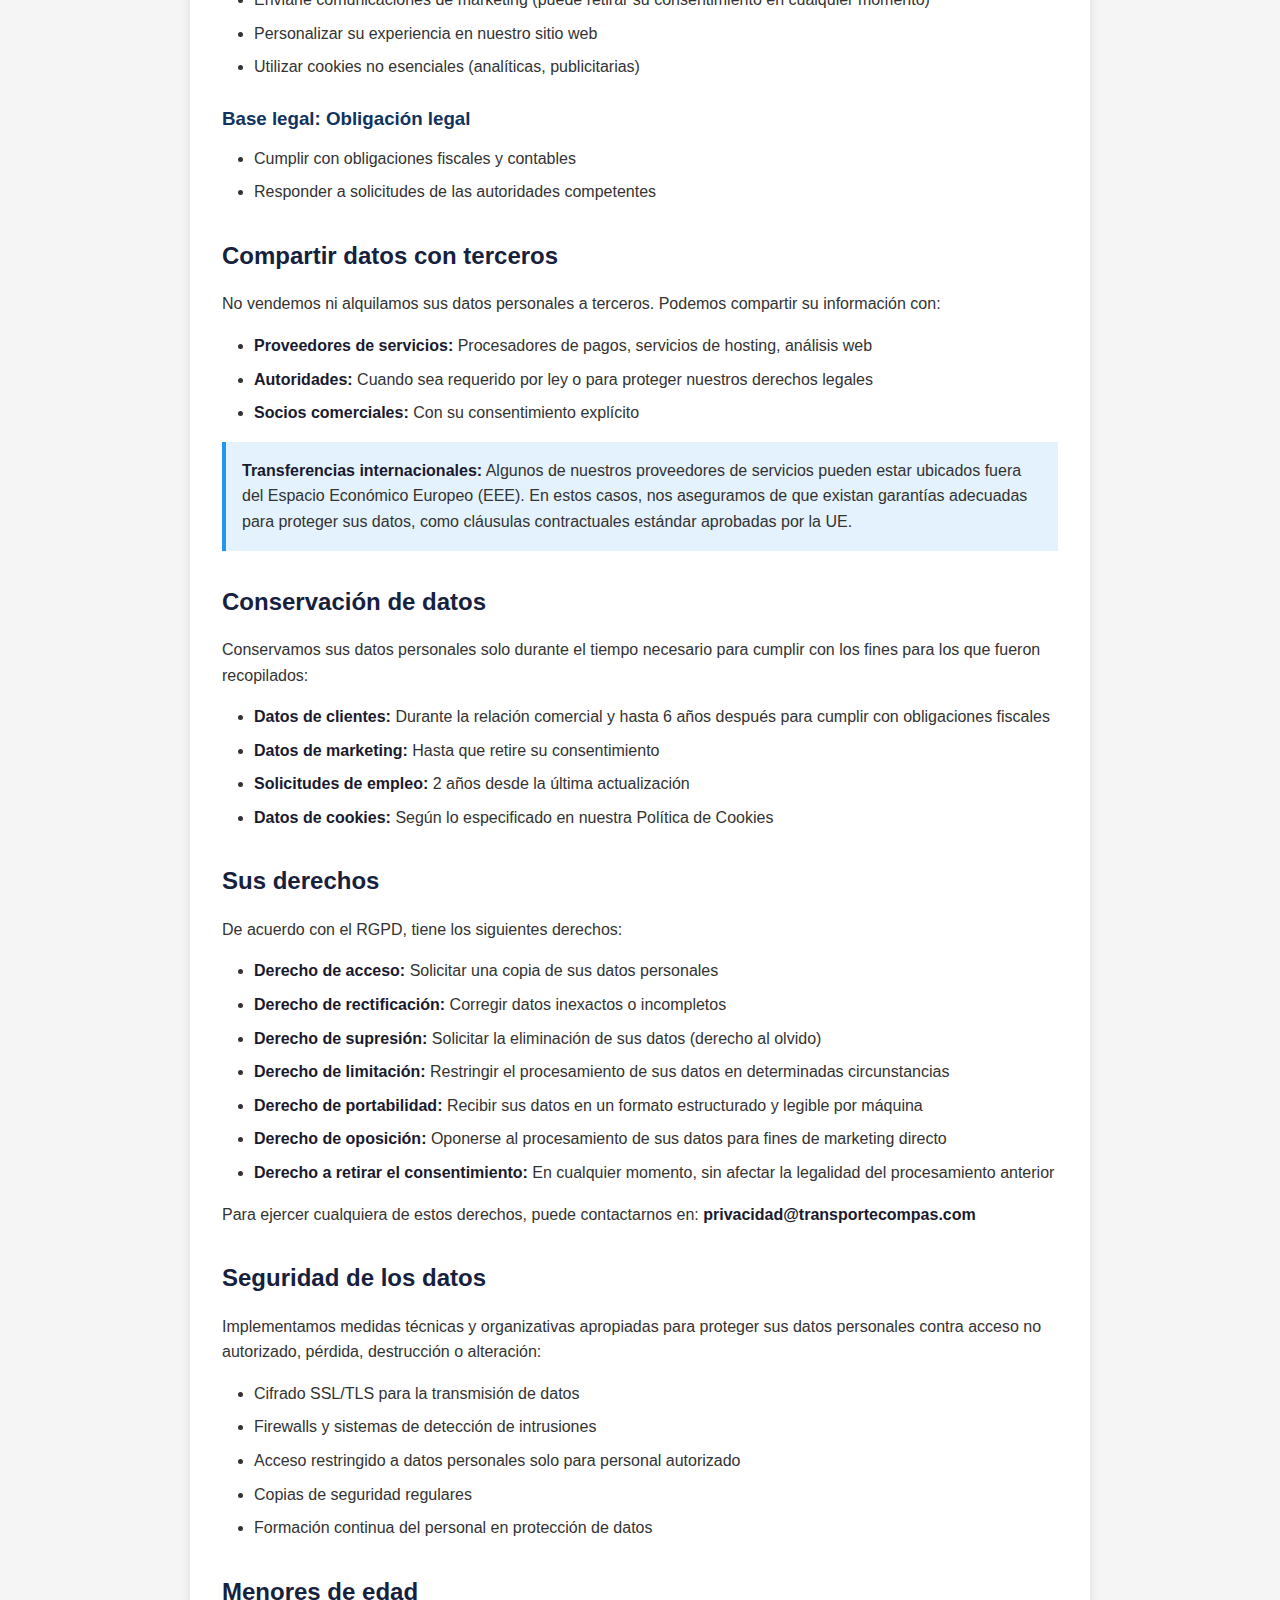
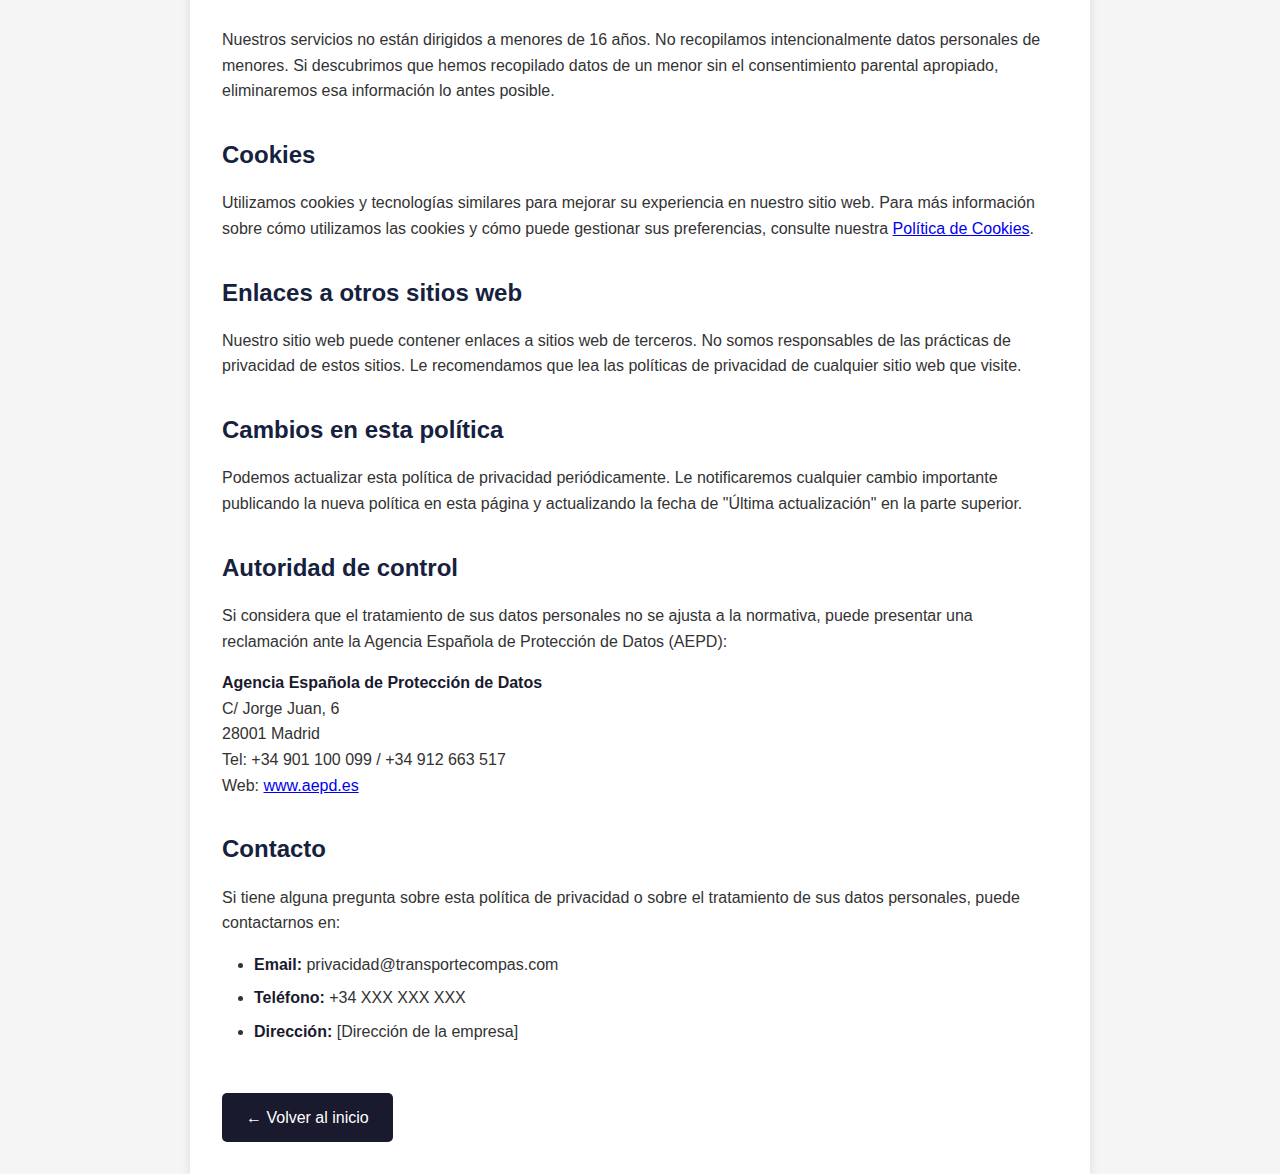
<file: politicas/politica-de-privacidad.html>
<!DOCTYPE html>
<html lang="es">
<head>
    <meta charset="UTF-8">
    <meta name="viewport" content="width=device-width, initial-scale=1.0">
    <title>Política de Privacidad - Transporte Compás</title>
    <style>
        * {
            margin: 0;
            padding: 0;
            box-sizing: border-box;
        }

        body {
            font-family: Arial, sans-serif;
            line-height: 1.6;
            color: #333;
            background: #f5f5f5;
        }

        .container {
            max-width: 900px;
            margin: 0 auto;
            padding: 2rem;
            background: white;
            box-shadow: 0 2px 10px rgba(0,0,0,0.1);
        }

        h1 {
            color: #1a1a2e;
            margin-bottom: 1rem;
            font-size: 2rem;
        }

        h2 {
            color: #16213e;
            margin-top: 2rem;
            margin-bottom: 1rem;
            font-size: 1.5rem;
        }

        h3 {
            color: #0f3460;
            margin-top: 1.5rem;
            margin-bottom: 0.75rem;
        }

        p {
            margin-bottom: 1rem;
        }

        ul, ol {
            margin-left: 2rem;
            margin-bottom: 1rem;
        }

        li {
            margin-bottom: 0.5rem;
        }

        .highlight {
            background: #e3f2fd;
            padding: 1rem;
            border-left: 4px solid #2196f3;
            margin: 1rem 0;
        }

        .back-link {
            display: inline-block;
            margin-top: 2rem;
            padding: 0.75rem 1.5rem;
            background: #1a1a2e;
            color: white;
            text-decoration: none;
            border-radius: 5px;
            transition: background 0.3s;
        }

        .back-link:hover {
            background: #16213e;
        }

        .last-updated {
            font-style: italic;
            color: #666;
            margin-bottom: 2rem;
        }

        strong {
            color: #1a1a2e;
        }
    </style>
</head>
<body>
    <div class="container">
        <h1>🔒 Política de Privacidad</h1>
        <p class="last-updated">Última actualización: 6 de febrero de 2026</p>

        <h2>Introducción</h2>
        <p>
            En Transporte Compás, respetamos su privacidad y estamos comprometidos con la protección de sus datos personales. 
            Esta política de privacidad explica cómo recopilamos, utilizamos, almacenamos y protegemos su información personal 
            de acuerdo con el Reglamento General de Protección de Datos (RGPD) de la UE y otras leyes aplicables de protección de datos.
        </p>

        <h2>Responsable del tratamiento</h2>
        <p>
            <strong>Nombre:</strong> Transporte Compás S.L.<br>
            <strong>Dirección:</strong> [Dirección de la empresa]<br>
            <strong>Email:</strong> privacidad@transportecompas.com<br>
            <strong>Teléfono:</strong> +34 XXX XXX XXX
        </p>

        <h2>Datos que recopilamos</h2>
        <p>Recopilamos y procesamos los siguientes tipos de información personal:</p>

        <h3>1. Información que usted nos proporciona</h3>
        <ul>
            <li><strong>Datos de contacto:</strong> Nombre, apellidos, dirección de correo electrónico, número de teléfono</li>
            <li><strong>Información de reserva:</strong> Punto de recogida, destino, fecha y hora del viaje, número de pasajeros</li>
            <li><strong>Información de pago:</strong> Datos de tarjeta de crédito/débito (procesados de forma segura por nuestro proveedor de pagos)</li>
            <li><strong>Solicitudes de empleo:</strong> CV, carta de presentación, información educativa y laboral</li>
            <li><strong>Consultas y comentarios:</strong> Mensajes que nos envía a través de formularios de contacto</li>
        </ul>

        <h3>2. Información que recopilamos automáticamente</h3>
        <ul>
            <li><strong>Datos de navegación:</strong> Dirección IP, tipo de navegador, páginas visitadas, tiempo de permanencia</li>
            <li><strong>Cookies y tecnologías similares:</strong> Consulte nuestra <a href="politica-de-cookies.html">Política de Cookies</a></li>
            <li><strong>Ubicación:</strong> Información de geolocalización si activa esta función en su dispositivo</li>
        </ul>

        <h2>Cómo utilizamos sus datos</h2>
        <p>Utilizamos sus datos personales para los siguientes propósitos:</p>

        <h3>Base legal: Ejecución de contrato</h3>
        <ul>
            <li>Procesar y gestionar sus reservas de transporte</li>
            <li>Proporcionarle los servicios de transporte solicitados</li>
            <li>Comunicarnos con usted sobre su reserva</li>
            <li>Gestionar pagos y facturación</li>
        </ul>

        <h3>Base legal: Interés legítimo</h3>
        <ul>
            <li>Mejorar nuestros servicios y experiencia del usuario</li>
            <li>Realizar análisis estadísticos y de mercado</li>
            <li>Detectar y prevenir fraudes</li>
            <li>Gestionar reclamaciones y resolver disputas</li>
        </ul>

        <h3>Base legal: Consentimiento</h3>
        <ul>
            <li>Enviarle comunicaciones de marketing (puede retirar su consentimiento en cualquier momento)</li>
            <li>Personalizar su experiencia en nuestro sitio web</li>
            <li>Utilizar cookies no esenciales (analíticas, publicitarias)</li>
        </ul>

        <h3>Base legal: Obligación legal</h3>
        <ul>
            <li>Cumplir con obligaciones fiscales y contables</li>
            <li>Responder a solicitudes de las autoridades competentes</li>
        </ul>

        <h2>Compartir datos con terceros</h2>
        <p>
            No vendemos ni alquilamos sus datos personales a terceros. Podemos compartir su información con:
        </p>
        <ul>
            <li><strong>Proveedores de servicios:</strong> Procesadores de pagos, servicios de hosting, análisis web</li>
            <li><strong>Autoridades:</strong> Cuando sea requerido por ley o para proteger nuestros derechos legales</li>
            <li><strong>Socios comerciales:</strong> Con su consentimiento explícito</li>
        </ul>

        <div class="highlight">
            <strong>Transferencias internacionales:</strong> Algunos de nuestros proveedores de servicios pueden estar ubicados 
            fuera del Espacio Económico Europeo (EEE). En estos casos, nos aseguramos de que existan garantías adecuadas 
            para proteger sus datos, como cláusulas contractuales estándar aprobadas por la UE.
        </div>

        <h2>Conservación de datos</h2>
        <p>
            Conservamos sus datos personales solo durante el tiempo necesario para cumplir con los fines para los que fueron recopilados:
        </p>
        <ul>
            <li><strong>Datos de clientes:</strong> Durante la relación comercial y hasta 6 años después para cumplir con obligaciones fiscales</li>
            <li><strong>Datos de marketing:</strong> Hasta que retire su consentimiento</li>
            <li><strong>Solicitudes de empleo:</strong> 2 años desde la última actualización</li>
            <li><strong>Datos de cookies:</strong> Según lo especificado en nuestra Política de Cookies</li>
        </ul>

        <h2>Sus derechos</h2>
        <p>De acuerdo con el RGPD, tiene los siguientes derechos:</p>
        <ul>
            <li><strong>Derecho de acceso:</strong> Solicitar una copia de sus datos personales</li>
            <li><strong>Derecho de rectificación:</strong> Corregir datos inexactos o incompletos</li>
            <li><strong>Derecho de supresión:</strong> Solicitar la eliminación de sus datos (derecho al olvido)</li>
            <li><strong>Derecho de limitación:</strong> Restringir el procesamiento de sus datos en determinadas circunstancias</li>
            <li><strong>Derecho de portabilidad:</strong> Recibir sus datos en un formato estructurado y legible por máquina</li>
            <li><strong>Derecho de oposición:</strong> Oponerse al procesamiento de sus datos para fines de marketing directo</li>
            <li><strong>Derecho a retirar el consentimiento:</strong> En cualquier momento, sin afectar la legalidad del procesamiento anterior</li>
        </ul>

        <p>
            Para ejercer cualquiera de estos derechos, puede contactarnos en: 
            <strong>privacidad@transportecompas.com</strong>
        </p>

        <h2>Seguridad de los datos</h2>
        <p>
            Implementamos medidas técnicas y organizativas apropiadas para proteger sus datos personales contra 
            acceso no autorizado, pérdida, destrucción o alteración:
        </p>
        <ul>
            <li>Cifrado SSL/TLS para la transmisión de datos</li>
            <li>Firewalls y sistemas de detección de intrusiones</li>
            <li>Acceso restringido a datos personales solo para personal autorizado</li>
            <li>Copias de seguridad regulares</li>
            <li>Formación continua del personal en protección de datos</li>
        </ul>

        <h2>Menores de edad</h2>
        <p>
            Nuestros servicios no están dirigidos a menores de 16 años. No recopilamos intencionalmente datos 
            personales de menores. Si descubrimos que hemos recopilado datos de un menor sin el consentimiento 
            parental apropiado, eliminaremos esa información lo antes posible.
        </p>

        <h2>Cookies</h2>
        <p>
            Utilizamos cookies y tecnologías similares para mejorar su experiencia en nuestro sitio web. 
            Para más información sobre cómo utilizamos las cookies y cómo puede gestionar sus preferencias, 
            consulte nuestra <a href="politica-de-cookies.html">Política de Cookies</a>.
        </p>

        <h2>Enlaces a otros sitios web</h2>
        <p>
            Nuestro sitio web puede contener enlaces a sitios web de terceros. No somos responsables de las 
            prácticas de privacidad de estos sitios. Le recomendamos que lea las políticas de privacidad de 
            cualquier sitio web que visite.
        </p>

        <h2>Cambios en esta política</h2>
        <p>
            Podemos actualizar esta política de privacidad periódicamente. Le notificaremos cualquier cambio 
            importante publicando la nueva política en esta página y actualizando la fecha de "Última actualización" 
            en la parte superior.
        </p>

        <h2>Autoridad de control</h2>
        <p>
            Si considera que el tratamiento de sus datos personales no se ajusta a la normativa, puede presentar 
            una reclamación ante la Agencia Española de Protección de Datos (AEPD):
        </p>
        <p>
            <strong>Agencia Española de Protección de Datos</strong><br>
            C/ Jorge Juan, 6<br>
            28001 Madrid<br>
            Tel: +34 901 100 099 / +34 912 663 517<br>
            Web: <a href="https://www.aepd.es" target="_blank">www.aepd.es</a>
        </p>

        <h2>Contacto</h2>
        <p>
            Si tiene alguna pregunta sobre esta política de privacidad o sobre el tratamiento de sus datos personales, 
            puede contactarnos en:
        </p>
        <ul>
            <li><strong>Email:</strong> privacidad@transportecompas.com</li>
            <li><strong>Teléfono:</strong> +34 XXX XXX XXX</li>
            <li><strong>Dirección:</strong> [Dirección de la empresa]</li>
        </ul>

        <a href="../index.html" class="back-link">← Volver al inicio</a>
    </div>
</body>
</html>
</file>
<file: css/cookie-consent.css>
/* Cookie Consent Banner Styles - EU GDPR Compliant */

/* Cookie Banner */
.cookie-consent-banner {
    position: fixed;
    bottom: 0;
    left: 0;
    right: 0;
    background: linear-gradient(135deg, #1a1a2e 0%, #16213e 100%);
    color: #ffffff;
    padding: 1.5rem 1rem;
    box-shadow: 0 -4px 20px rgba(0, 0, 0, 0.3);
    z-index: 9999;
    animation: slideUp 0.5s ease-out;
    border-top: 3px solid #0f3460;
}

@keyframes slideUp {
    from {
        transform: translateY(100%);
        opacity: 0;
    }
    to {
        transform: translateY(0);
        opacity: 1;
    }
}

.cookie-consent-banner.hidden {
    display: none;
}

.cookie-consent-container {
    max-width: 1200px;
    margin: 0 auto;
}

.cookie-consent-content {
    display: flex;
    align-items: flex-start;
    gap: 1.5rem;
    margin-bottom: 1.5rem;
}

.cookie-icon {
    flex-shrink: 0;
    color: #ffd700;
    font-size: 2.5rem;
}

.cookie-icon svg {
    width: 40px;
    height: 40px;
}

.cookie-text {
    flex: 1;
}

.cookie-title {
    margin: 0 0 0.75rem 0;
    font-size: 1.5rem;
    font-weight: 600;
    color: #ffd700;
}

.cookie-description {
    margin: 0 0 0.75rem 0;
    font-size: 0.95rem;
    line-height: 1.6;
    color: #e0e0e0;
}

.cookie-links {
    margin: 0;
    font-size: 0.85rem;
}

.cookie-links a {
    color: #53a8ff;
    text-decoration: underline;
    transition: color 0.3s ease;
}

.cookie-links a:hover {
    color: #ffd700;
}

.cookie-buttons {
    display: flex;
    flex-wrap: wrap;
    gap: 0.75rem;
    justify-content: center;
}

.btn {
    padding: 0.75rem 1.5rem;
    border: none;
    border-radius: 6px;
    font-size: 1rem;
    font-weight: 600;
    cursor: pointer;
    transition: all 0.3s ease;
    display: inline-flex;
    align-items: center;
    gap: 0.5rem;
}

.btn-accept {
    background: linear-gradient(135deg, #4caf50 0%, #45a049 100%);
    color: white;
}

.btn-accept:hover {
    background: linear-gradient(135deg, #45a049 0%, #3d8b40 100%);
    transform: translateY(-2px);
    box-shadow: 0 4px 12px rgba(76, 175, 80, 0.4);
}

.btn-reject {
    background: linear-gradient(135deg, #f44336 0%, #e53935 100%);
    color: white;
}

.btn-reject:hover {
    background: linear-gradient(135deg, #e53935 0%, #d32f2f 100%);
    transform: translateY(-2px);
    box-shadow: 0 4px 12px rgba(244, 67, 54, 0.4);
}

.btn-configure {
    background: linear-gradient(135deg, #2196f3 0%, #1976d2 100%);
    color: white;
}

.btn-configure:hover {
    background: linear-gradient(135deg, #1976d2 0%, #1565c0 100%);
    transform: translateY(-2px);
    box-shadow: 0 4px 12px rgba(33, 150, 243, 0.4);
}

/* Cookie Settings Modal */
.cookie-modal {
    position: fixed;
    top: 0;
    left: 0;
    right: 0;
    bottom: 0;
    z-index: 10000;
    display: none;
    align-items: center;
    justify-content: center;
    padding: 1rem;
}

.cookie-modal.active {
    display: flex;
}

.cookie-modal-overlay {
    position: absolute;
    top: 0;
    left: 0;
    right: 0;
    bottom: 0;
    background: rgba(0, 0, 0, 0.7);
    backdrop-filter: blur(4px);
}

.cookie-modal-content {
    position: relative;
    background: #ffffff;
    border-radius: 12px;
    max-width: 700px;
    width: 100%;
    max-height: 90vh;
    overflow-y: auto;
    box-shadow: 0 10px 40px rgba(0, 0, 0, 0.3);
    animation: modalFadeIn 0.3s ease-out;
}

@keyframes modalFadeIn {
    from {
        opacity: 0;
        transform: scale(0.9);
    }
    to {
        opacity: 1;
        transform: scale(1);
    }
}

.cookie-modal-header {
    display: flex;
    justify-content: space-between;
    align-items: center;
    padding: 1.5rem;
    border-bottom: 2px solid #e0e0e0;
    background: linear-gradient(135deg, #1a1a2e 0%, #16213e 100%);
    color: #ffd700;
    border-radius: 12px 12px 0 0;
}

.cookie-modal-header h2 {
    margin: 0;
    font-size: 1.5rem;
}

.close-modal {
    background: transparent;
    border: none;
    font-size: 1.5rem;
    color: #ffd700;
    cursor: pointer;
    padding: 0.25rem 0.5rem;
    transition: all 0.3s ease;
}

.close-modal:hover {
    color: #ffffff;
    transform: rotate(90deg);
}

.cookie-modal-body {
    padding: 1.5rem;
}

.modal-intro {
    margin-bottom: 1.5rem;
    color: #555;
    line-height: 1.6;
}

/* Cookie Categories */
.cookie-category {
    margin-bottom: 1.5rem;
    padding: 1rem;
    background: #f9f9f9;
    border-radius: 8px;
    border: 1px solid #e0e0e0;
}

.category-header {
    display: flex;
    justify-content: space-between;
    align-items: center;
    margin-bottom: 0.75rem;
}

.category-title {
    display: flex;
    align-items: center;
    gap: 0.75rem;
    flex: 1;
}

.category-title h3 {
    margin: 0;
    font-size: 1.1rem;
    color: #333;
}

.badge {
    padding: 0.25rem 0.75rem;
    border-radius: 20px;
    font-size: 0.75rem;
    font-weight: 600;
    text-transform: uppercase;
}

.badge-required {
    background: #e0e0e0;
    color: #666;
}

.badge-optional {
    background: #e3f2fd;
    color: #1976d2;
}

/* Toggle Switch */
.switch {
    position: relative;
    display: inline-block;
    width: 50px;
    height: 26px;
}

.switch input {
    opacity: 0;
    width: 0;
    height: 0;
}

.slider {
    position: absolute;
    cursor: pointer;
    top: 0;
    left: 0;
    right: 0;
    bottom: 0;
    background-color: #ccc;
    transition: 0.4s;
    border-radius: 26px;
}

.slider:before {
    position: absolute;
    content: "";
    height: 20px;
    width: 20px;
    left: 3px;
    bottom: 3px;
    background-color: white;
    transition: 0.4s;
    border-radius: 50%;
}

input:checked + .slider {
    background-color: #4caf50;
}

input:checked + .slider:before {
    transform: translateX(24px);
}

.switch.disabled {
    opacity: 0.6;
    cursor: not-allowed;
}

.switch.disabled .slider {
    cursor: not-allowed;
}

.category-description {
    margin: 0 0 0.75rem 0;
    color: #666;
    font-size: 0.9rem;
    line-height: 1.5;
}

/* Details Toggle */
.details-toggle {
    background: transparent;
    border: none;
    color: #1976d2;
    cursor: pointer;
    font-size: 0.9rem;
    padding: 0.5rem 0;
    display: inline-flex;
    align-items: center;
    gap: 0.5rem;
    transition: color 0.3s ease;
}

.details-toggle:hover {
    color: #0d47a1;
}

.details-toggle .arrow {
    transition: transform 0.3s ease;
}

.details-toggle[aria-expanded="true"] .arrow {
    transform: rotate(180deg);
}

.cookie-details {
    margin-top: 0.75rem;
    padding: 1rem;
    background: white;
    border-radius: 6px;
    border-left: 3px solid #1976d2;
}

.cookie-details ul {
    margin: 0;
    padding-left: 1.5rem;
    list-style: none;
}

.cookie-details li {
    margin-bottom: 0.5rem;
    color: #555;
    font-size: 0.85rem;
}

.cookie-details li strong {
    color: #333;
}

/* Modal Footer */
.cookie-modal-footer {
    padding: 1.5rem;
    border-top: 2px solid #e0e0e0;
    display: flex;
    gap: 1rem;
    justify-content: flex-end;
    background: #f9f9f9;
    border-radius: 0 0 12px 12px;
}

.btn-save {
    background: linear-gradient(135deg, #2196f3 0%, #1976d2 100%);
    color: white;
}

.btn-save:hover {
    background: linear-gradient(135deg, #1976d2 0%, #1565c0 100%);
    transform: translateY(-2px);
    box-shadow: 0 4px 12px rgba(33, 150, 243, 0.4);
}

/* Floating Cookie Button */
.cookie-floating-btn {
    position: fixed;
    bottom: 20px;
    right: 20px;
    width: 60px;
    height: 60px;
    border-radius: 50%;
    background: linear-gradient(135deg, #1a1a2e 0%, #16213e 100%);
    border: 3px solid #ffd700;
    color: white;
    font-size: 1.5rem;
    cursor: pointer;
    box-shadow: 0 4px 15px rgba(0, 0, 0, 0.3);
    z-index: 9998;
    transition: all 0.3s ease;
    display: flex;
    align-items: center;
    justify-content: center;
}

.cookie-floating-btn:hover {
    transform: scale(1.1) rotate(10deg);
    box-shadow: 0 6px 20px rgba(0, 0, 0, 0.4);
}

/* Responsive Design */
@media (max-width: 768px) {
    .cookie-consent-content {
        flex-direction: column;
    }

    .cookie-buttons {
        flex-direction: column;
    }

    .btn {
        width: 100%;
        justify-content: center;
    }

    .cookie-modal-content {
        max-height: 95vh;
    }

    .cookie-modal-footer {
        flex-direction: column;
    }

    .cookie-modal-footer .btn {
        width: 100%;
    }

    .category-header {
        flex-wrap: wrap;
    }

    .category-title {
        flex-basis: 100%;
        margin-bottom: 0.5rem;
    }
}

@media (max-width: 480px) {
    .cookie-title {
        font-size: 1.25rem;
    }

    .cookie-description {
        font-size: 0.9rem;
    }

    .cookie-floating-btn {
        width: 50px;
        height: 50px;
        font-size: 1.25rem;
        bottom: 15px;
        right: 15px;
    }
}

/* Accessibility */
.cookie-consent-banner:focus-within,
.cookie-modal:focus-within {
    outline: 2px solid #ffd700;
    outline-offset: 2px;
}

button:focus-visible {
    outline: 2px solid #1976d2;
    outline-offset: 2px;
}

/* Print styles */
@media print {
    .cookie-consent-banner,
    .cookie-modal,
    .cookie-floating-btn {
        display: none !important;
    }
}
</file>
<file: styles.css>
/* Reset and Base Styles */
* {
    margin: 0;
    padding: 0;
    box-sizing: border-box;
}

:root {
    --primary-green: #4caf50;
    --dark-green: #388e3c;
    --light-green: #a8e6cf;
    --primary-orange: #ffa726;
    --dark-orange: #f57c00;
    --light-orange: #ffe0b2;
    --primary-cyan: #00acc1;
    --dark-cyan: #00838f;
    --light-cyan: #b2ebf2;
    --navy-blue: #1a3a52;
    --dark-navy: #0d1f2d;
    --white: #ffffff;
    --light-gray: #f8f9fa;
    --text-dark: #1a3a52;
    --text-light: #546e7a;
}

body {
    font-family: 'Segoe UI', Tahoma, Geneva, Verdana, sans-serif;
    line-height: 1.6;
    color: var(--text-dark);
    background-color: var(--white);
    overflow-x: hidden;
    -webkit-font-smoothing: antialiased;
    -moz-osx-font-smoothing: grayscale;
}

.container {
    max-width: 1200px;
    margin: 0 auto;
    padding: 0 20px;
}

/* Header Styles */
header {
    background: linear-gradient(135deg, var(--primary-cyan) 0%, var(--dark-cyan) 100%);
    color: var(--white);
    box-shadow: 0 4px 12px rgba(0,0,0,0.15);
    position: sticky;
    top: 0;
    z-index: 1000;
    animation: slideDown 0.5s ease-out;
    transition: all 0.3s ease;
}

.header-content {
    padding: 1rem 0;
    transition: max-height 0.3s ease, opacity 0.3s ease, padding 0.3s ease;
    max-height: 500px;
    opacity: 1;
    overflow: hidden;
}

header.collapsed .header-content {
    max-height: 0;
    opacity: 0;
    padding: 0;
}

.header-toggle {
    display: none;
    position: absolute;
    top: 5px;
    right: 10px;
    background: var(--primary-orange);
    color: var(--white);
    border: none;
    border-radius: 50%;
    width: 40px;
    height: 40px;
    cursor: pointer;
    z-index: 1001;
    box-shadow: 0 2px 8px rgba(0,0,0,0.2);
    transition: all 0.3s ease;
    -webkit-tap-highlight-color: transparent;
}

.header-toggle:hover {
    background: var(--dark-orange);
    transform: scale(1.1);
}

.header-toggle .toggle-icon {
    display: inline-block;
    transition: transform 0.3s ease;
    font-size: 1rem;
}

header.collapsed .header-toggle .toggle-icon {
    transform: rotate(-180deg);
}

@keyframes slideDown {
    from {
        transform: translateY(-100%);
        opacity: 0;
    }
    to {
        transform: translateY(0);
        opacity: 1;
    }
}

header h1 {
    margin-bottom: 1rem;
    font-size: 1.8rem;
    animation: fadeIn 1s ease-out;
    display: flex;
    align-items: center;
    justify-content: center;
    gap: 1rem;
}

.header-logo {
    height: 60px;
    width: auto;
}

@keyframes fadeIn {
    from { opacity: 0; }
    to { opacity: 1; }
}

nav ul {
    list-style: none;
    display: flex;
    justify-content: center;
    flex-wrap: wrap;
    gap: 0.5rem;
}

nav a {
    color: var(--white);
    text-decoration: none;
    padding: 0.5rem 1rem;
    border-radius: 25px;
    transition: all 0.3s ease;
    position: relative;
    overflow: hidden;
    min-height: 44px;
    min-width: 44px;
    display: flex;
    align-items: center;
    justify-content: center;
    -webkit-tap-highlight-color: transparent;
}

nav a::before {
    content: '';
    position: absolute;
    top: 0;
    left: -100%;
    width: 100%;
    height: 100%;
    background: var(--primary-orange);
    transition: left 0.3s ease;
    z-index: -1;
}

nav a:hover::before {
    left: 0;
}

nav a:hover {
    transform: translateY(-2px);
    box-shadow: 0 4px 8px rgba(0,0,0,0.2);
}

nav a.active {
    background: var(--primary-orange);
    font-weight: bold;
    box-shadow: 0 4px 8px rgba(255,140,66,0.3);
}

/* Main Content */
main {
    min-height: calc(100vh - 200px);
    padding: 2rem 0;
    background: linear-gradient(180deg, var(--white) 0%, var(--light-gray) 100%);
}

section {
    background: var(--white);
    margin-bottom: 2rem;
    padding: 2rem;
    border-radius: 15px;
    box-shadow: 0 5px 20px rgba(0,0,0,0.08);
    animation: fadeInUp 0.6s ease-out;
    transition: transform 0.3s ease;
}

section:hover {
    transform: translateY(-5px);
    box-shadow: 0 8px 30px rgba(0,0,0,0.12);
}

@keyframes fadeInUp {
    from {
        opacity: 0;
        transform: translateY(30px);
    }
    to {
        opacity: 1;
        transform: translateY(0);
    }
}

h2 {
    color: var(--primary-green);
    margin-bottom: 1rem;
    font-size: 2rem;
    border-bottom: 3px solid var(--primary-orange);
    padding-bottom: 0.5rem;
    position: relative;
    animation: slideInLeft 0.8s ease-out;
}

h2::after {
    content: '';
    position: absolute;
    bottom: -3px;
    left: 0;
    width: 100px;
    height: 3px;
    background: var(--primary-green);
}

@keyframes slideInLeft {
    from {
        opacity: 0;
        transform: translateX(-50px);
    }
    to {
        opacity: 1;
        transform: translateX(0);
    }
}

h3 {
    color: var(--dark-green);
    margin-top: 1.5rem;
    margin-bottom: 1rem;
}

.subtitle {
    font-size: 1.1rem;
    color: #666;
    margin-bottom: 2rem;
}

/* Hero Section */
.hero {
    background: linear-gradient(135deg, var(--primary-cyan) 0%, var(--primary-orange) 100%);
    color: var(--white);
    text-align: center;
    padding: 4rem 2rem;
    position: relative;
    overflow: hidden;
    animation: gradientShift 10s ease infinite;
}

@keyframes gradientShift {
    0%, 100% {
        background: linear-gradient(135deg, var(--primary-cyan) 0%, var(--primary-orange) 100%);
    }
    50% {
        background: linear-gradient(135deg, var(--dark-cyan) 0%, var(--dark-orange) 100%);
    }
}

.hero::before {
    content: '';
    position: absolute;
    top: -50%;
    right: -50%;
    width: 200%;
    height: 200%;
    background: radial-gradient(circle, rgba(255,255,255,0.1) 0%, transparent 70%);
    animation: rotate 20s linear infinite;
}

@keyframes rotate {
    from { transform: rotate(0deg); }
    to { transform: rotate(360deg); }
}

.hero h2 {
    color: var(--white);
    border: none;
    font-size: 2.5rem;
    animation: bounceIn 1s ease-out;
    text-shadow: 2px 2px 4px rgba(0,0,0,0.2);
}

@keyframes bounceIn {
    0% { transform: scale(0.5); opacity: 0; }
    50% { transform: scale(1.1); }
    100% { transform: scale(1); opacity: 1; }
}

.hero .subtitle {
    color: var(--white);
    font-size: 1.3rem;
    animation: fadeIn 1.5s ease-out;
}

/* Grid Layouts */
.info-grid,
.services-grid,
.benefits-grid {
    display: grid;
    grid-template-columns: repeat(auto-fit, minmax(280px, 1fr));
    gap: 1.5rem;
    margin-top: 1.5rem;
}

.info-card,
.service-card,
.benefit-card,
.job-card {
    background: linear-gradient(145deg, var(--white) 0%, var(--light-gray) 100%);
    padding: 1.5rem;
    border-radius: 12px;
    border-left: 4px solid var(--primary-green);
    transition: all 0.4s ease;
    position: relative;
    overflow: hidden;
}

.info-card::before,
.service-card::before,
.benefit-card::before,
.job-card::before {
    content: '';
    position: absolute;
    top: 0;
    left: 0;
    width: 100%;
    height: 100%;
    background: linear-gradient(135deg, var(--light-orange) 0%, var(--light-green) 100%);
    opacity: 0;
    transition: opacity 0.4s ease;
    z-index: 0;
}

.info-card:hover::before,
.service-card:hover::before,
.benefit-card:hover::before,
.job-card:hover::before {
    opacity: 0.15;
}

.info-card:hover,
.service-card:hover,
.benefit-card:hover,
.job-card:hover {
    transform: translateY(-8px) scale(1.02);
    box-shadow: 0 10px 25px rgba(46, 204, 113, 0.2);
    border-left-color: var(--primary-orange);
}

.info-card h3,
.service-card h3,
.benefit-card h4 {
    color: var(--primary-green);
    margin-bottom: 0.5rem;
    position: relative;
    z-index: 1;
}

.info-card *,
.service-card *,
.benefit-card *,
.job-card * {
    position: relative;
    z-index: 1;
}

.info-card ul {
    margin-left: 1.5rem;
}

/* Reasons Section */
.reasons {
    display: grid;
    grid-template-columns: repeat(auto-fit, minmax(250px, 1fr));
    gap: 1.5rem;
    margin-top: 1.5rem;
}

.reason {
    background: #e8f5e9;
    padding: 1.5rem;
    border-radius: 8px;
    text-align: center;
}

/* Form Styles */
.form-container,
.contact-form,
.application-form {
    max-width: 800px;
    margin: 2rem auto;
}

.form-section {
    margin-bottom: 2rem;
    padding: 1.5rem;
    background: #f9f9f9;
    border-radius: 8px;
}

.form-section h3,
.form-section h4 {
    color: #2e7d32;
    margin-bottom: 1rem;
    margin-top: 0;
}

.form-group {
    margin-bottom: 1.5rem;
}

.form-group label {
    display: block;
    margin-bottom: 0.5rem;
    font-weight: 500;
    color: #555;
}

.form-group input[type="text"],
.form-group input[type="email"],
.form-group input[type="tel"],
.form-group select,
.form-group textarea {
    width: 100%;
    padding: 0.75rem;
    border: 1px solid #ddd;
    border-radius: 4px;
    font-size: 1rem;
    font-family: inherit;
}

.form-group input:focus,
.form-group select:focus,
.form-group textarea:focus {
    outline: none;
    border-color: #4caf50;
    box-shadow: 0 0 0 2px rgba(76, 175, 80, 0.1);
}

.form-group input[type="file"] {
    padding: 0.5rem;
}

.form-group small {
    display: block;
    margin-top: 0.25rem;
    color: #666;
    font-size: 0.875rem;
}

/* Radio and Checkbox Groups */
.radio-group,
.checkbox-group {
    display: flex;
    flex-direction: column;
    gap: 0.75rem;
}

.radio-group label,
.checkbox-group label {
    display: flex;
    align-items: center;
    gap: 0.5rem;
    cursor: pointer;
    padding: 0.5rem;
    border-radius: 4px;
    transition: background-color 0.2s;
}

.radio-group label:hover,
.checkbox-group label:hover {
    background-color: #e8f5e9;
}

.radio-group input[type="radio"],
.checkbox-group input[type="checkbox"] {
    cursor: pointer;
    width: 18px;
    height: 18px;
}

.checkbox-group label.with-text {
    flex-wrap: wrap;
}

.checkbox-group label.with-text input[type="text"] {
    flex: 1;
    margin-left: 1rem;
    min-width: 200px;
}

/* Rating Table for Questionnaire */
.rating-table {
    margin-top: 1rem;
}

.rating-row {
    display: flex;
    align-items: center;
    padding: 1rem;
    border-bottom: 1px solid #e0e0e0;
}

.rating-row:last-child {
    border-bottom: none;
}

.rating-row:nth-child(even) {
    background-color: #f9f9f9;
}

.aspect-label {
    flex: 1;
    font-weight: 500;
    color: #555;
}

.rating-options {
    display: flex;
    gap: 1rem;
}

.rating-options label {
    display: flex;
    flex-direction: column;
    align-items: center;
    cursor: pointer;
}

.rating-options input[type="radio"] {
    margin-bottom: 0.25rem;
    cursor: pointer;
}

.rating-options span {
    font-size: 0.875rem;
    color: #666;
}

/* Rating Scale (for single questions) */
.rating-scale {
    display: flex;
    justify-content: center;
    gap: 2rem;
    margin-top: 1rem;
    padding: 1rem;
    background: #f9f9f9;
    border-radius: 8px;
}

.rating-scale label {
    display: flex;
    flex-direction: column;
    align-items: center;
    cursor: pointer;
    padding: 0.5rem 1rem;
    border-radius: 4px;
    transition: background-color 0.2s;
}

.rating-scale label:hover {
    background-color: #e8f5e9;
}

.rating-scale input[type="radio"] {
    margin-bottom: 0.5rem;
    cursor: pointer;
}

.rating-scale span {
    font-weight: bold;
    color: #2e7d32;
}

.scale-label {
    font-style: italic;
    color: #666;
    margin-top: 0.5rem;
}

.intro-text {
    font-size: 1rem;
    color: #555;
    margin-bottom: 1.5rem;
}

/* Buttons */
.form-actions {
    display: flex;
    gap: 1rem;
    justify-content: center;
    margin-top: 2rem;
}

.btn-primary,
.btn-secondary {
    padding: 0.75rem 2rem;
    border: none;
    border-radius: 50px;
    font-size: 1rem;
    cursor: pointer;
    transition: all 0.4s ease;
    font-weight: 600;
    text-transform: uppercase;
    letter-spacing: 1px;
    position: relative;
    overflow: hidden;
    min-height: 44px;
    -webkit-tap-highlight-color: transparent;
    -webkit-appearance: none;
}

.btn-primary {
    background: linear-gradient(135deg, var(--primary-green) 0%, var(--dark-green) 100%);
    color: var(--white);
    box-shadow: 0 4px 15px rgba(46, 204, 113, 0.3);
}

.btn-primary::before {
    content: '';
    position: absolute;
    top: 50%;
    left: 50%;
    width: 0;
    height: 0;
    border-radius: 50%;
    background: var(--primary-orange);
    transition: width 0.6s ease, height 0.6s ease, top 0.6s ease, left 0.6s ease;
    transform: translate(-50%, -50%);
    z-index: 0;
}

.btn-primary:hover::before {
    width: 300px;
    height: 300px;
}

.btn-primary:hover {
    transform: translateY(-3px);
    box-shadow: 0 8px 25px rgba(255, 140, 66, 0.4);
}

.btn-primary span {
    position: relative;
    z-index: 1;
}

.btn-secondary {
    background: var(--light-gray);
    color: var(--text-dark);
    border: 2px solid var(--primary-orange);
}

.btn-secondary:hover {
    background: var(--primary-orange);
    color: var(--white);
    transform: translateY(-3px);
    box-shadow: 0 8px 25px rgba(255, 140, 66, 0.3);
}

/* Success Message */
.success-message {
    background: #e8f5e9;
    border: 2px solid #4caf50;
    border-radius: 8px;
    padding: 2rem;
    margin-top: 2rem;
    text-align: center;
}

.success-message h3 {
    color: #2e7d32;
    margin-top: 0;
}

/* Contact Section */
.contact-content {
    display: grid;
    grid-template-columns: 1fr 1fr;
    gap: 2rem;
    margin-top: 2rem;
}

.contact-item {
    margin-bottom: 1.5rem;
}

.contact-item h4 {
    color: #2e7d32;
    margin-bottom: 0.5rem;
}

/* Routes and Service Map */
.route-card {
    margin-bottom: 1.5rem;
    border-radius: 8px;
    overflow: hidden;
    box-shadow: 0 2px 5px rgba(0,0,0,0.1);
}

.route-header {
    padding: 1rem;
    color: white;
    font-weight: bold;
}

.route-1 { background: #2196f3; }
.route-2 { background: #f44336; }
.route-3 { background: #4caf50; }
.route-4 { background: #ffc107; }
.route-5 { background: #9c27b0; }

.route-details {
    padding: 1.5rem;
    background: white;
}

.route-details p {
    margin-bottom: 0.75rem;
}

.tariff-grid,
.features-grid {
    display: grid;
    grid-template-columns: repeat(auto-fit, minmax(250px, 1fr));
    gap: 1.5rem;
    margin-top: 1.5rem;
}

.tariff-card,
.feature-item {
    background: #f9f9f9;
    padding: 1.5rem;
    border-radius: 8px;
    border-top: 4px solid #4caf50;
}

.feature-icon {
    font-size: 2rem;
    display: block;
    margin-bottom: 0.5rem;
}

.important-notice {
    background: #fff3cd;
    border: 2px solid #ffc107;
    border-radius: 8px;
    padding: 1.5rem;
    margin-top: 2rem;
}

.important-notice h3 {
    color: #856404;
    margin-top: 0;
}

.important-notice ul {
    margin-left: 1.5rem;
    margin-top: 1rem;
}

/* Island Map */
.warning-notice {
    background: #fff3cd;
    border: 3px solid #ffc107;
    border-radius: 8px;
    padding: 2rem;
    margin-bottom: 2rem;
    text-align: center;
}

.warning-notice h3 {
    color: #856404;
    margin-top: 0;
}

.warning-notice a {
    color: #2e7d32;
    font-weight: bold;
}

.map-placeholder {
    margin: 2rem 0;
}

.map-container {
    position: relative;
    background: #e8f5e9;
    border-radius: 8px;
    overflow: hidden;
    min-height: 500px;
}

.coming-soon-overlay {
    position: absolute;
    top: 50%;
    left: 50%;
    transform: translate(-50%, -50%);
    background: rgba(255, 255, 255, 0.95);
    padding: 2rem 3rem;
    border-radius: 12px;
    text-align: center;
    z-index: 10;
    box-shadow: 0 5px 20px rgba(0,0,0,0.2);
}

.coming-soon-overlay h3 {
    color: #2e7d32;
    font-size: 1.8rem;
    margin-top: 0;
}

.coming-soon-overlay p {
    font-size: 1.2rem;
    color: #666;
    margin: 1rem 0;
}

.features-coming p {
    text-align: left;
    margin: 0.5rem 0;
    color: #4caf50;
    font-weight: 500;
}

.placeholder-svg {
    width: 100%;
    height: 600px;
    opacity: 0.3;
}

.stops-list {
    margin-top: 2rem;
}

.stops-section {
    margin-bottom: 2rem;
}

.stops-section h4 {
    color: #2e7d32;
    margin-bottom: 1rem;
}

.stops-grid {
    display: grid;
    grid-template-columns: repeat(auto-fill, minmax(200px, 1fr));
    gap: 0.5rem;
    list-style: none;
}

.stops-grid li {
    background: #f9f9f9;
    padding: 0.75rem;
    border-radius: 4px;
    border-left: 3px solid #4caf50;
}

.info-boxes {
    display: grid;
    grid-template-columns: repeat(auto-fit, minmax(280px, 1fr));
    gap: 1.5rem;
    margin-top: 1.5rem;
}

.info-box {
    background: #e8f5e9;
    padding: 1.5rem;
    border-radius: 8px;
}

.info-box h4 {
    color: #2e7d32;
    margin-bottom: 0.5rem;
}

.info-box a {
    color: #1b5e20;
    font-weight: bold;
}

.contact-cta {
    text-align: center;
    margin-top: 3rem;
    padding: 2rem;
    background: #e8f5e9;
    border-radius: 8px;
}

/* Job Cards */
.job-card {
    background: white;
    border: 1px solid #e0e0e0;
    margin-bottom: 1.5rem;
}

.job-card h4 {
    color: #2e7d32;
    margin-bottom: 0.75rem;
}

.job-card ul {
    margin-left: 1.5rem;
    margin-bottom: 0.75rem;
}

.careers-intro {
    margin-bottom: 2rem;
}

/* Footer */
footer {
    background: linear-gradient(135deg, var(--dark-cyan) 0%, var(--primary-green) 50%, var(--primary-orange) 100%);
    color: var(--white);
    text-align: center;
    padding: 2rem 0;
    margin-top: 3rem;
    box-shadow: 0 -4px 20px rgba(0,0,0,0.1);
    animation: fadeIn 1s ease-out;
}

footer p {
    margin: 0.5rem 0;
    animation: fadeIn 2s ease-out;
}

/* Scroll to top button */
.scroll-top {
    position: fixed;
    bottom: 30px;
    right: 30px;
    background: linear-gradient(135deg, var(--primary-orange) 0%, var(--dark-orange) 100%);
    color: var(--white);
    width: 50px;
    height: 50px;
    border-radius: 50%;
    display: flex;
    align-items: center;
    justify-content: center;
    font-size: 1.5rem;
    cursor: pointer;
    opacity: 0;
    transition: all 0.4s ease;
    z-index: 999;
    box-shadow: 0 4px 15px rgba(255, 140, 66, 0.4);
    -webkit-tap-highlight-color: transparent;
}

.scroll-top.visible {
    opacity: 1;
}

.scroll-top:hover {
    transform: translateY(-5px) scale(1.1);
    box-shadow: 0 8px 25px rgba(255, 140, 66, 0.6);
}

/* Loading animation */
.page-loader {
    position: fixed;
    top: 0;
    left: 0;
    width: 100%;
    height: 100%;
    background: linear-gradient(135deg, var(--primary-cyan) 0%, var(--primary-orange) 100%);
    display: flex;
    align-items: center;
    justify-content: center;
    z-index: 9999;
    transition: opacity 0.5s ease;
}

.page-loader.hidden {
    opacity: 0;
    pointer-events: none;
}

.loader-spinner {
    width: 60px;
    height: 60px;
    border: 5px solid rgba(255, 255, 255, 0.3);
    border-top-color: var(--white);
    border-radius: 50%;
    animation: spin 1s linear infinite;
}

@keyframes spin {
    to { transform: rotate(360deg); }
}

/* Responsive Design */
@media (max-width: 768px) {
    .header-toggle {
        display: block;
    }

    header {
        padding-top: 50px;
    }

    header h1 {
        font-size: 1.5rem;
    }

    .header-logo {
        height: 45px;
    }

    nav ul {
        flex-direction: column;
        align-items: center;
    }

    nav a {
        width: 100%;
        text-align: center;
    }

    .hero h2 {
        font-size: 1.8rem;
    }

    .hero .subtitle {
        font-size: 1.1rem;
    }

    h2 {
        font-size: 1.5rem;
    }

    section {
        padding: 1.5rem;
    }

    .contact-content {
        grid-template-columns: 1fr;
    }

    .info-grid,
    .services-grid,
    .benefits-grid {
        grid-template-columns: 1fr;
    }

    .form-actions {
        flex-direction: column;
    }

    .btn-primary,
    .btn-secondary {
        width: 100%;
    }

    .rating-scale {
        gap: 0.5rem;
        flex-wrap: wrap;
    }

    .rating-row {
        flex-direction: column;
        align-items: flex-start;
    }

    .rating-options {
        margin-top: 0.5rem;
        flex-wrap: wrap;
    }

    .aspect-label {
        margin-bottom: 0.5rem;
    }

    .scroll-top {
        bottom: 20px;
        right: 20px;
        width: 45px;
        height: 45px;
    }
}

/* Safari-specific fixes */
@supports (-webkit-touch-callout: none) {
    /* iOS Safari */
    body {
        -webkit-overflow-scrolling: touch;
    }
    
    .hero {
        transform: translate3d(0, 0, 0);
    }
    
    input,
    textarea,
    select {
        -webkit-appearance: none;
        border-radius: 4px;
    }
}

/* Carta de Servicios Styles */
.carta-section {
    margin-bottom: 1.5rem;
}

.carta-section h2 {
    font-size: 1.6rem;
    margin-bottom: 1rem;
}

.carta-section h3 {
    color: var(--primary-green);
    font-size: 1.2rem;
    margin-top: 1.2rem;
    margin-bottom: 0.6rem;
}

.carta-section p {
    margin-bottom: 0.8rem;
    line-height: 1.7;
}

.service-list {
    margin-top: 1.5rem;
}

.service-item {
    background: var(--light-gray);
    padding: 1.2rem;
    margin-bottom: 1rem;
    border-radius: 8px;
    border-left: 4px solid var(--primary-green);
    transition: transform 0.3s ease, box-shadow 0.3s ease;
}

.service-item:hover {
    transform: translateX(5px);
    box-shadow: 0 4px 12px rgba(0,0,0,0.1);
}

.service-item h3 {
    margin-top: 0;
    color: var(--dark-green);
}

.contact-grid {
    display: grid;
    grid-template-columns: repeat(auto-fit, minmax(250px, 1fr));
    gap: 1rem;
    margin-top: 1rem;
}

.contact-item {
    background: var(--light-gray);
    padding: 1rem;
    border-radius: 6px;
}

.info-note {
    background: #e8f5e9;
    padding: 1rem;
    border-radius: 6px;
    margin-top: 1.5rem;
    border-left: 4px solid var(--primary-green);
}

.rights-obligations {
    display: grid;
    grid-template-columns: repeat(auto-fit, minmax(300px, 1fr));
    gap: 1.5rem;
    margin-top: 1rem;
}

.rights-box,
.obligations-box {
    background: var(--light-gray);
    padding: 1.5rem;
    border-radius: 8px;
}

.rights-box {
    border-top: 4px solid var(--primary-green);
}

.obligations-box {
    border-top: 4px solid var(--primary-orange);
}

.rights-box h3,
.obligations-box h3 {
    margin-top: 0;
}

.rights-box ul,
.obligations-box ul {
    margin-left: 1.2rem;
}

.rights-box li,
.obligations-box li {
    margin-bottom: 0.5rem;
    line-height: 1.6;
}

.normativa-list {
    margin-left: 1.5rem;
    margin-top: 1rem;
}

.normativa-list li {
    margin-bottom: 0.5rem;
    line-height: 1.6;
}

.commitments-grid {
    display: grid;
    grid-template-columns: repeat(auto-fit, minmax(200px, 1fr));
    gap: 1rem;
    margin-top: 1.5rem;
}

.commitment-card {
    background: linear-gradient(145deg, var(--white) 0%, var(--light-gray) 100%);
    padding: 1.2rem;
    border-radius: 8px;
    text-align: center;
    border-top: 3px solid var(--primary-green);
    transition: transform 0.3s ease, box-shadow 0.3s ease;
}

.commitment-card:hover {
    transform: translateY(-5px);
    box-shadow: 0 6px 20px rgba(46, 204, 113, 0.2);
}

.commitment-card h3 {
    margin-top: 0;
    font-size: 1rem;
    color: var(--dark-green);
}

.commitment-card p {
    margin-bottom: 0;
    font-size: 0.9rem;
}

.communication-grid {
    display: grid;
    grid-template-columns: repeat(auto-fit, minmax(300px, 1fr));
    gap: 1.5rem;
    margin-top: 1rem;
}

.communication-box {
    background: var(--light-gray);
    padding: 1.5rem;
    border-radius: 8px;
    border-left: 4px solid var(--primary-orange);
}

.communication-box h3 {
    margin-top: 0;
    color: var(--dark-green);
}

.communication-box ul {
    margin-left: 1.2rem;
}

.communication-box li {
    margin-bottom: 0.5rem;
    line-height: 1.6;
}

.carta-footer {
    background: linear-gradient(135deg, var(--primary-cyan) 0%, var(--dark-cyan) 100%);
    color: var(--white);
    text-align: center;
    padding: 2rem;
}

.carta-footer h2 {
    color: var(--white);
    border: none;
    margin-bottom: 0.5rem;
}

.carta-footer h2::after {
    display: none;
}

.carta-footer .motto {
    font-size: 1.1rem;
    font-style: italic;
    margin-bottom: 0;
}

@media (max-width: 768px) {
    .carta-section h2 {
        font-size: 1.3rem;
    }

    .rights-obligations,
    .communication-grid {
        grid-template-columns: 1fr;
    }

    .commitments-grid {
        grid-template-columns: repeat(auto-fit, minmax(150px, 1fr));
    }
}

/* Language Switcher Styles */
.language-switcher {
    display: flex;
    align-items: center;
    gap: 0.5rem;
    margin-bottom: 0.75rem;
    background: rgba(255, 255, 255, 0.1);
    padding: 0.5rem 1rem;
    border-radius: 25px;
    backdrop-filter: blur(10px);
    width: fit-content;
}

.language-label {
    font-size: 1.2rem;
    cursor: pointer;
}

.language-select {
    background: rgba(255, 255, 255, 0.9);
    color: var(--text-dark);
    border: 2px solid var(--primary-orange);
    border-radius: 20px;
    padding: 0.4rem 0.8rem;
    font-size: 0.95rem;
    font-weight: 600;
    cursor: pointer;
    outline: none;
    transition: all 0.3s ease;
    appearance: none;
    background-image: url("data:image/svg+xml;charset=UTF-8,%3csvg xmlns='http://www.w3.org/2000/svg' viewBox='0 0 24 24' fill='none' stroke='currentColor' stroke-width='2' stroke-linecap='round' stroke-linejoin='round'%3e%3cpolyline points='6 9 12 15 18 9'%3e%3c/polyline%3e%3c/svg%3e");
    background-repeat: no-repeat;
    background-position: right 0.5rem center;
    background-size: 1em;
    padding-right: 2rem;
}

.language-select:hover {
    background: white;
    border-color: var(--dark-orange);
    box-shadow: 0 2px 8px rgba(255, 140, 66, 0.3);
}

.language-select:focus {
    border-color: var(--dark-orange);
    box-shadow: 0 0 0 3px rgba(255, 140, 66, 0.2);
}

@media (max-width: 768px) {
    .language-switcher {
        padding: 0.4rem 0.8rem;
    }
    
    .language-select {
        font-size: 0.85rem;
        padding: 0.3rem 0.6rem;
        padding-right: 1.8rem;
    }
}
</file>
